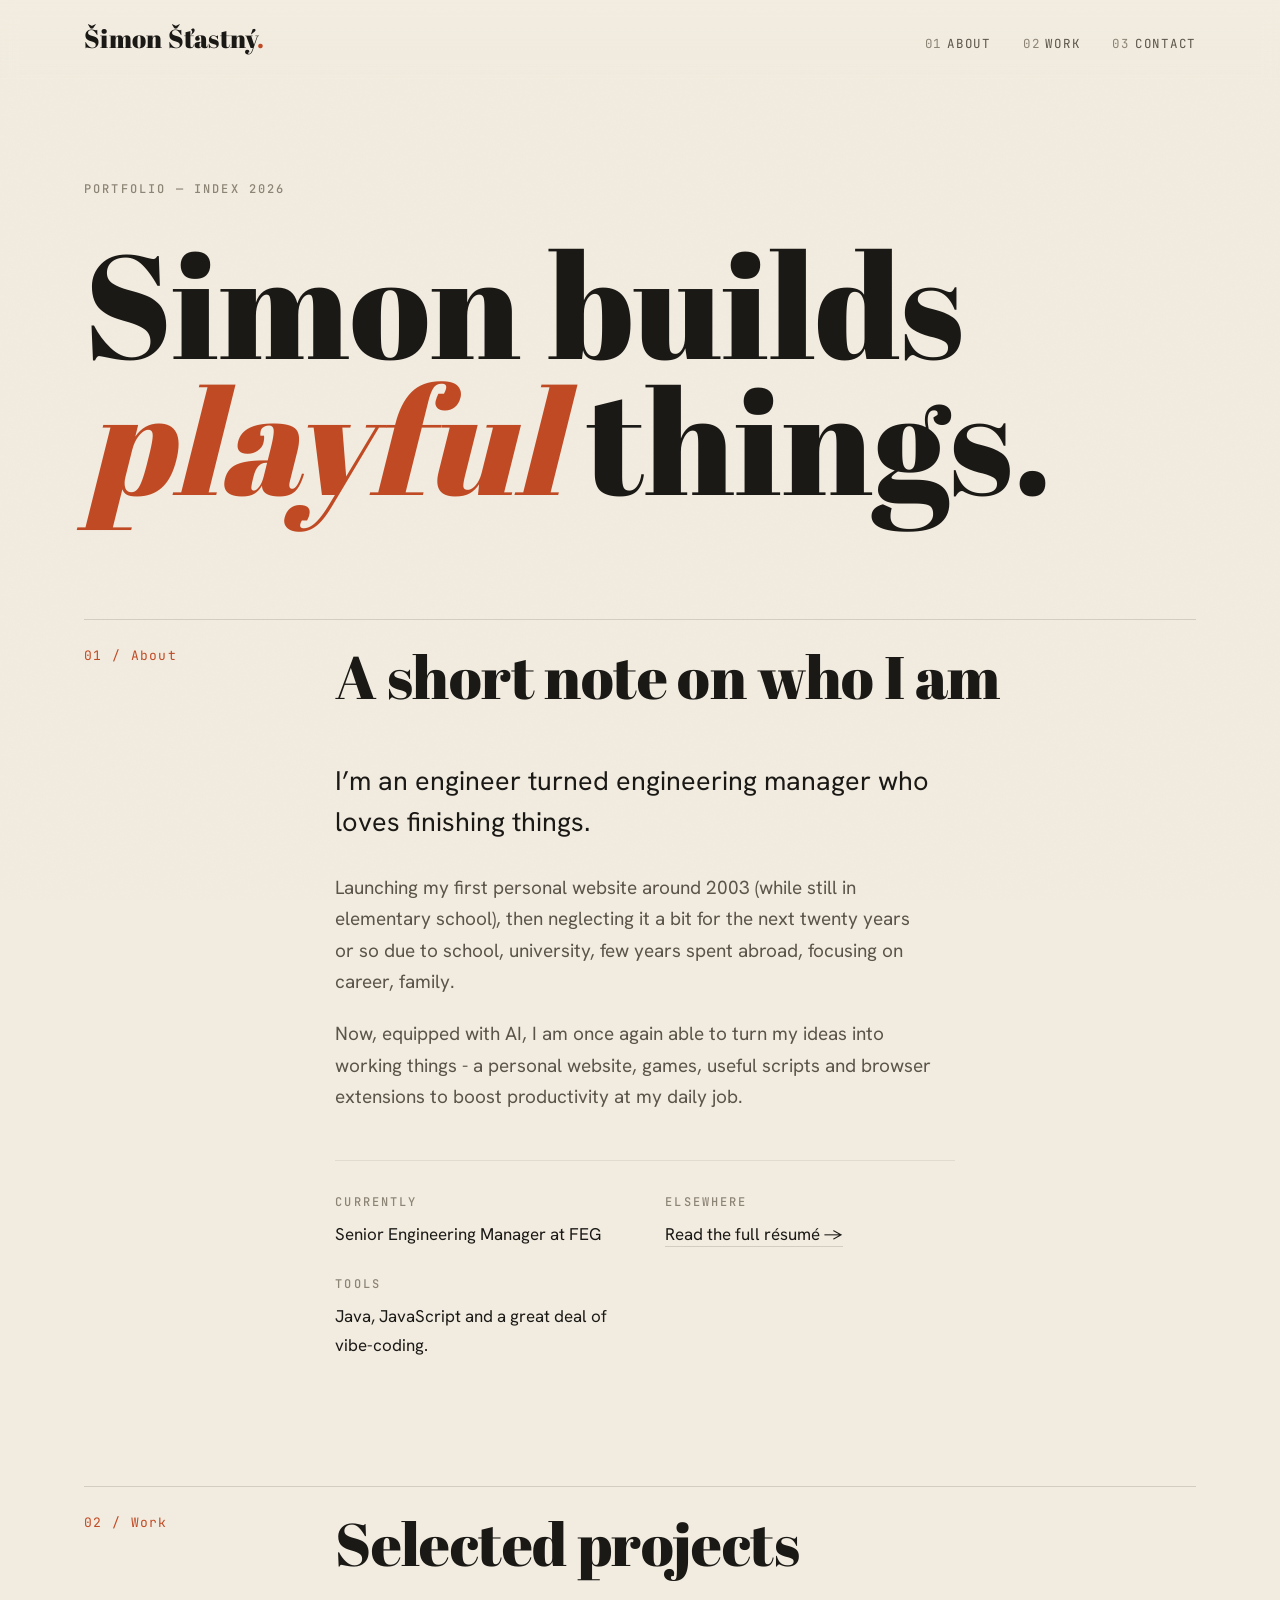
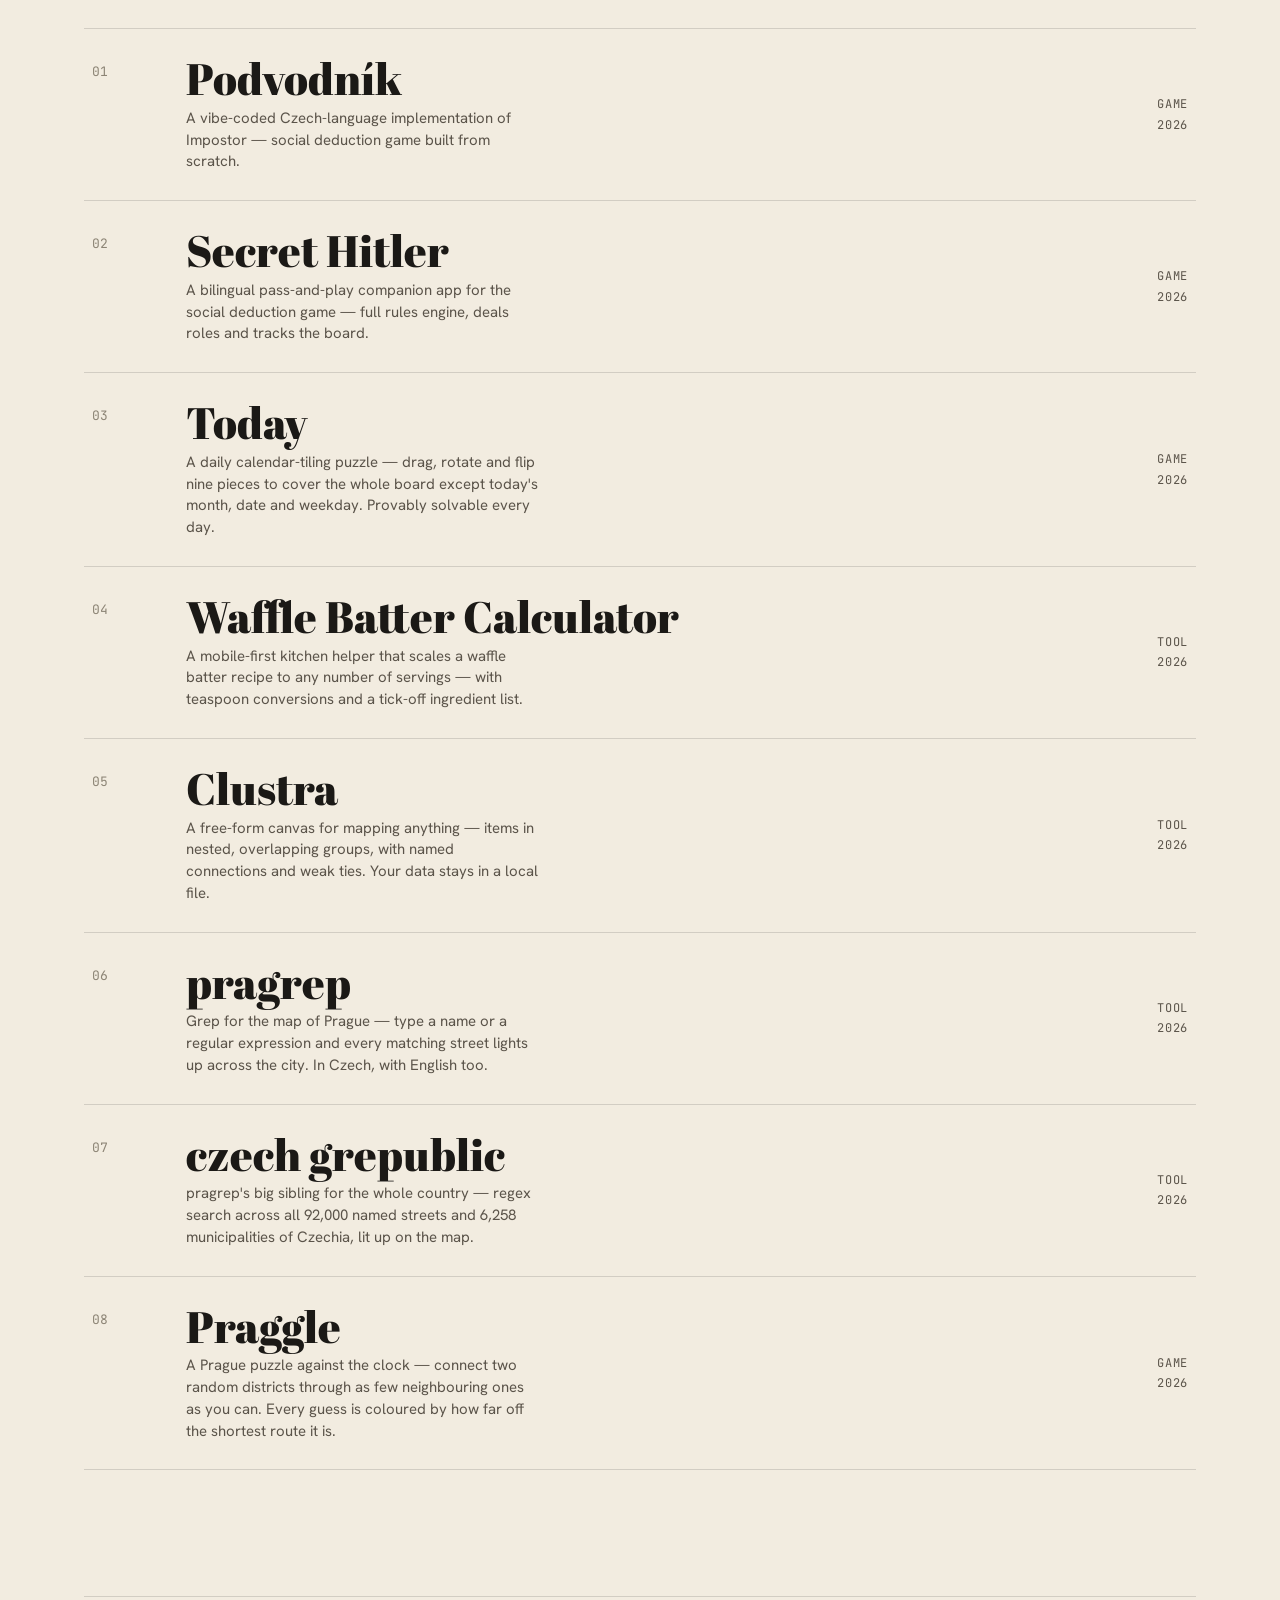
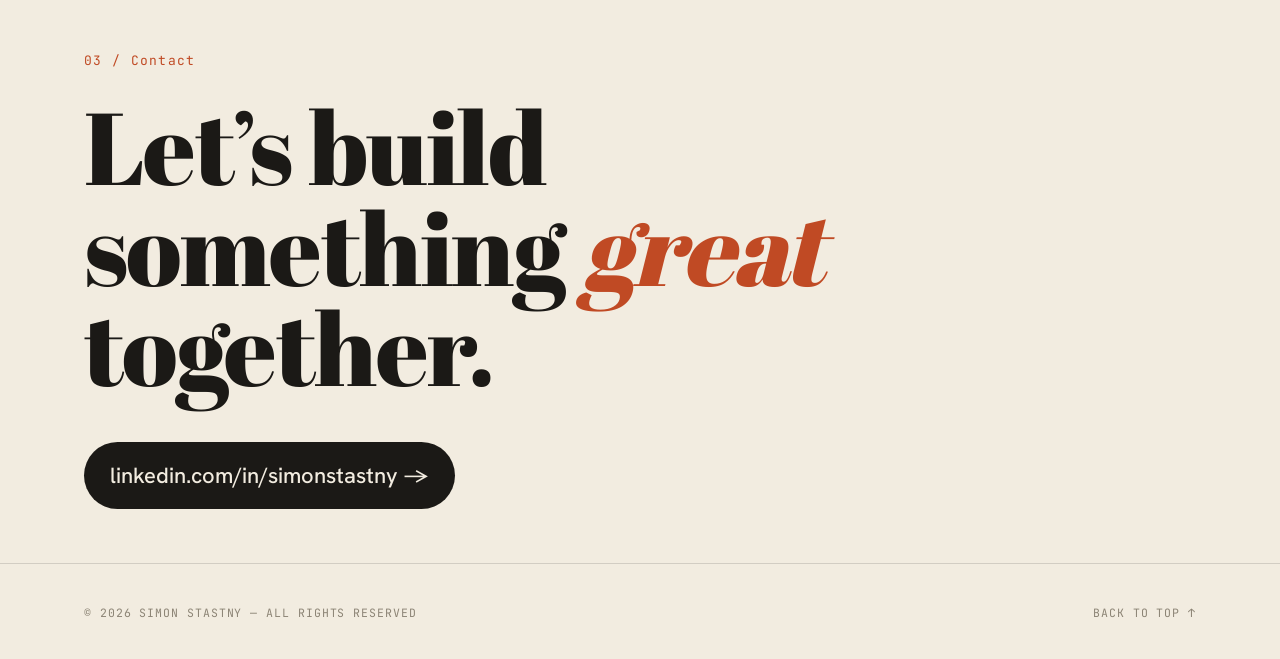
<file: index.html>
<!DOCTYPE html>
<html lang="en">
<head>
<meta charset="UTF-8" />
<meta name="viewport" content="width=device-width, initial-scale=1.0" />
<title>Simon — Personal Site</title>
<link rel="preconnect" href="https://fonts.googleapis.com" />
<link rel="preconnect" href="https://fonts.gstatic.com" crossorigin />
<link href="https://fonts.googleapis.com/css2?family=Instrument+Serif:ital@0;1&family=Hanken+Grotesk:wght@300;400;500;600;700&family=JetBrains+Mono:wght@400;500&display=swap" rel="stylesheet" />
<style>
  :root {
    --paper:      #F2ECE0;
    --paper-2:    #EAE2D2;
    --ink:        #1B1916;
    --ink-soft:   #5B544A;
    --ink-faint:  #8C8475;
    --line:       rgba(27, 25, 22, 0.14);
    --line-soft:  rgba(27, 25, 22, 0.08);
    --accent:     #C04A24;

    --serif: "Instrument Serif", Georgia, serif;
    --sans:  "Hanken Grotesk", system-ui, sans-serif;
    --mono:  "JetBrains Mono", ui-monospace, monospace;

    /* headline metrics */
    --display-weight:   400;
    --display-tracking: -0.015em;
    --display-leading:  0.92;

    --col-max: 1240px;
    --gutter: clamp(20px, 5vw, 72px);
  }

  * { box-sizing: border-box; }

  html { scroll-behavior: smooth; }
  @media (prefers-reduced-motion: reduce) { html { scroll-behavior: auto; } }

  body {
    margin: 0;
    background: var(--paper);
    color: var(--ink);
    font-family: var(--sans);
    font-weight: 400;
    font-size: 18px;
    line-height: 1.6;
    -webkit-font-smoothing: antialiased;
    text-rendering: optimizeLegibility;
    overflow-x: hidden;
  }

  /* subtle paper grain */
  body::before {
    content: "";
    position: fixed;
    inset: 0;
    z-index: 1;
    pointer-events: none;
    opacity: 0.5;
    mix-blend-mode: multiply;
    background-image: url("data:image/svg+xml,%3Csvg xmlns='http://www.w3.org/2000/svg' width='160' height='160'%3E%3Cfilter id='n'%3E%3CfeTurbulence type='fractalNoise' baseFrequency='0.85' numOctaves='2' stitchTiles='stitch'/%3E%3CfeColorMatrix type='saturate' values='0'/%3E%3C/filter%3E%3Crect width='100%25' height='100%25' filter='url(%23n)' opacity='0.045'/%3E%3C/svg%3E");
  }

  ::selection { background: var(--accent); color: var(--paper); }

  .wrap {
    max-width: var(--col-max);
    margin: 0 auto;
    padding: 0 var(--gutter);
    position: relative;
    z-index: 2;
  }

  a { color: inherit; text-decoration: none; }

  /* ---------- eyebrow / labels ---------- */
  .label {
    font-family: var(--mono);
    font-size: 12px;
    font-weight: 500;
    letter-spacing: 0.18em;
    text-transform: uppercase;
    color: var(--ink-faint);
  }

  /* ---------- nav ---------- */
  nav {
    position: fixed;
    top: 0; left: 0; right: 0;
    z-index: 50;
    backdrop-filter: blur(8px);
    background: linear-gradient(var(--paper), rgba(242,236,224,0));
    transition: background .4s ease, border-color .4s ease;
    border-bottom: 1px solid transparent;
  }
  nav.scrolled {
    background: rgba(242,236,224,0.86);
    border-bottom: 1px solid var(--line-soft);
  }
  .nav-inner {
    max-width: var(--col-max);
    margin: 0 auto;
    padding: 18px var(--gutter);
    display: flex;
    align-items: baseline;
    justify-content: space-between;
    gap: 24px;
  }
  .brand {
    font-family: var(--serif);
    font-size: 26px;
    letter-spacing: 0.01em;
  }
  .brand .dot { color: var(--accent); }
  .nav-links {
    display: flex;
    gap: clamp(14px, 2.5vw, 36px);
    align-items: baseline;
  }
  .nav-links a {
    font-family: var(--mono);
    font-size: 12.5px;
    letter-spacing: 0.06em;
    text-transform: uppercase;
    color: var(--ink-soft);
    position: relative;
    padding-bottom: 2px;
  }
  .nav-links a::after {
    content: "";
    position: absolute;
    left: 0; bottom: -2px;
    width: 100%; height: 1px;
    background: var(--ink);
    transform: scaleX(0);
    transform-origin: left;
    transition: transform .35s cubic-bezier(.2,.7,.2,1);
  }
  .nav-links a:hover { color: var(--ink); }
  .nav-links a:hover::after { transform: scaleX(1); }
  .nav-links .idx { color: var(--ink-faint); margin-right: 5px; }
  @media (max-width: 640px) { .nav-links a:not(.cta) { display: none; } }

  /* ---------- hero ---------- */
  header.hero {
    padding-top: clamp(140px, 20vh, 200px);
    padding-bottom: clamp(50px, 5vh, 100px);
  }
  .hero-top {
    display: flex;
    justify-content: space-between;
    flex-wrap: wrap;
    gap: 12px;
    padding-bottom: clamp(24px, 4vh, 44px);
  }
  h1.display {
    font-family: var(--serif);
    font-weight: var(--display-weight);
    font-size: clamp(54px, 11.5vw, 168px);
    line-height: var(--display-leading);
    letter-spacing: var(--display-tracking);
    margin: 0;
    text-wrap: balance;
  }
  h1.display em {
    font-style: italic;
    color: var(--accent);
  }
  /* ---------- section scaffold ---------- */
  section { padding: clamp(50px, 7vh, 150px) 0; }
  .sec-head {
    display: grid;
    grid-template-columns: minmax(0, 200px) 1fr;
    gap: clamp(20px, 4vw, 56px);
    align-items: start;
    border-top: 1px solid var(--line);
    padding-top: 26px;
    margin-bottom: clamp(40px, 6vh, 72px);
  }
  @media (max-width: 700px) { .sec-head { grid-template-columns: 1fr; gap: 14px; } }
  .sec-num {
    font-family: var(--mono);
    font-size: 13px;
    letter-spacing: 0.1em;
    color: var(--accent);
  }
  .sec-title {
    font-family: var(--serif);
    font-weight: var(--display-weight);
    font-size: clamp(34px, 5vw, 60px);
    line-height: 1.02;
    letter-spacing: -0.01em;
    margin: 0;
    max-width: 18ch;
  }

  /* ---------- about ---------- */
  .about-body {
    grid-column: 2;
    max-width: 62ch;
  }
  @media (max-width: 700px) { .about-body { grid-column: 1; } }
  .about-body p {
    font-size: clamp(20px, 2.2vw, 27px);
    line-height: 1.5;
    margin: 0 0 1.1em;
    color: var(--ink);
    text-wrap: pretty;
  }
  .about-body p.muted { color: var(--ink-soft); font-size: clamp(17px,1.6vw,19px); line-height: 1.65; }
  .about-detail {
    display: grid;
    grid-template-columns: repeat(2, 1fr);
    gap: 26px 40px;
    margin-top: 48px;
    padding-top: 32px;
    border-top: 1px solid var(--line-soft);
  }
  .about-detail .k { display: block; margin-bottom: 8px; }
  .about-detail .v { font-size: 17px; color: var(--ink); line-height: 1.5; }
  .about-detail .v a { border-bottom: 1px solid var(--line); padding-bottom: 1px; transition: border-color .3s; }
  .about-detail .v a:hover { border-color: var(--ink); }

  /* ---------- work ---------- */
  .work-list { display: flex; flex-direction: column; }
  .proj {
    display: grid;
    grid-template-columns: 56px 1fr auto;
    gap: clamp(14px, 3vw, 40px);
    align-items: center;
    padding: clamp(20px, 3vh, 30px) 8px;
    border-top: 1px solid var(--line);
    position: relative;
  }
  .proj:last-child { border-bottom: 1px solid var(--line); }
  .proj::before {
    content: "";
    position: absolute; inset: 0;
    background: var(--paper-2);
    opacity: 0;
    transition: opacity .4s ease;
    z-index: -1;
    border-radius: 3px;
  }
  @media (hover: hover) {
    .proj:hover::before { opacity: 1; }
    .proj:hover .proj-title { color: var(--accent); }
  }
  .proj-idx { font-family: var(--mono); font-size: 13px; color: var(--ink-faint); align-self: start; padding-top: 6px; }
  .proj-mainwrap { display: block; }
  .proj-title {
    display: block;
    font-family: var(--serif);
    font-size: clamp(28px, 4vw, 44px);
    line-height: 1.04;
    transition: color .3s ease;
  }
  .proj-sub {
    display: block;
    font-family: var(--sans);
    font-size: 15px;
    color: var(--ink-soft);
    margin-top: 6px;
    max-width: 44ch;
    line-height: 1.45;
  }
  .proj-meta {
    font-family: var(--mono);
    font-size: 12px;
    letter-spacing: 0.06em;
    text-transform: uppercase;
    color: var(--ink-soft);
    text-align: right;
    line-height: 1.7;
    white-space: nowrap;
  }
  @media (max-width: 760px) {
    .proj {
      grid-template-columns: 40px 1fr;
      grid-template-areas: "idx title" ". meta";
      align-items: start;
      gap: 10px 18px;
      row-gap: 18px;
    }
    .proj-idx { grid-area: idx; padding-top: 8px; }
    .proj-mainwrap { grid-area: title; }
    .proj-meta { grid-area: meta; text-align: left; align-self: center; }
  }

  /* ---------- contact ---------- */
  #contact { padding-bottom: clamp(40px, 6vh, 80px); }
  .contact-inner { border-top: 1px solid var(--line); padding-top: clamp(40px,6vh,70px); }
  .contact-big {
    font-family: var(--serif);
    font-weight: var(--display-weight);
    font-size: clamp(40px, 8vw, 116px);
    line-height: 0.98;
    letter-spacing: var(--display-tracking);
    margin: 0 0 clamp(28px, 5vh, 52px);
    text-wrap: balance;
  }
  .contact-big em { font-style: italic; color: var(--accent); }
  .contact-row {
    display: flex;
    flex-wrap: wrap;
    justify-content: space-between;
    align-items: flex-end;
    gap: 30px;
  }
  .mail-btn {
    display: inline-flex;
    align-items: center;
    gap: 14px;
    font-family: var(--sans);
    font-weight: 500;
    font-size: clamp(18px, 2vw, 22px);
    color: var(--paper);
    background: var(--ink);
    padding: 16px 26px;
    border-radius: 100px;
    transition: background .35s ease, transform .35s ease;
  }
  .mail-btn .arr { transition: transform .35s cubic-bezier(.2,.7,.2,1); }
  .mail-btn:hover { background: var(--accent); transform: translateY(-2px); }
  .mail-btn:hover .arr { transform: translateX(5px); }

  /* ---------- footer ---------- */
  footer {
    padding: 40px 0 36px;
    border-top: 1px solid var(--line);
    position: relative; z-index: 2;
  }
  .foot-inner {
    max-width: var(--col-max);
    margin: 0 auto;
    padding: 0 var(--gutter);
    display: flex;
    justify-content: space-between;
    flex-wrap: wrap;
    gap: 12px;
    font-family: var(--mono);
    font-size: 11.5px;
    letter-spacing: 0.08em;
    text-transform: uppercase;
    color: var(--ink-faint);
  }
  .foot-inner a:hover { color: var(--ink); }

  /* ---------- reveal animation ---------- */
  .reveal {
    opacity: 0;
    transform: translateY(22px);
    transition: opacity .9s cubic-bezier(.2,.7,.2,1), transform .9s cubic-bezier(.2,.7,.2,1);
  }
  .reveal.in { opacity: 1; transform: none; }
  @media (prefers-reduced-motion: reduce) {
    .reveal { opacity: 1; transform: none; transition: none; }
  }
  .stagger > * { transition-delay: var(--d, 0s); }
</style>
<link id="gfont-Abril-Fatface" rel="stylesheet" href="https://fonts.googleapis.com/css2?family=Abril+Fatface:wght@300;400;500;600;700&amp;display=swap">
</head>
<body style="font-family: &quot;Hanken Grotesk&quot;">

  <nav id="nav">
    <div class="nav-inner">
      <a href="#top" class="brand" style="font-family: &quot;Abril Fatface&quot;">Šimon Šťastný<span style="color: var(--accent);">.</span></a>
      <div class="nav-links">
        <a href="#about"><span class="idx">01</span>About</a>
        <a href="#work"><span class="idx">02</span>Work</a>
        <a href="#contact" class="cta"><span class="idx">03</span>Contact</a>
      </div>
    </div>
  </nav>

  <a id="top"></a>

  <header class="hero">
    <div class="wrap">
      <div class="hero-top reveal">
        <span class="label">Portfolio — Index 2026</span>
      </div>

      <h1 class="display reveal" style="--d: .05s; font-family: &quot;Abril Fatface&quot;; letter-spacing: 0px">
        Simon builds <em>playful</em> things.
      </h1>
    </div>
  </header>

  <main>
    <!-- ABOUT -->
    <section id="about" style="font-family: &quot;Hanken Grotesk&quot;">
      <div class="wrap">
        <div class="sec-head reveal">
          <span class="sec-num">01 / About</span>
          <h2 class="sec-title" style="font-family: &quot;Abril Fatface&quot;">A short note on who I am</h2>
        </div>
        <div class="sec-head" style="border:none; padding-top:0; margin:0;">
          <span></span>
          <div class="about-body reveal">
            <p style="font-family: &quot;Hanken Grotesk&quot;">
              I&rsquo;m an engineer turned engineering manager who loves finishing things.
            </p>
            <p class="muted" style="font-family: &quot;Hanken Grotesk&quot;">
              Launching my first personal website around 2003 (while still in elementary school), then neglecting it a bit for the next twenty years or so due to school, university, few years spent abroad, focusing on career, family.
            </p>
            <p class="muted" style="font-family: &quot;Hanken Grotesk&quot;">Now, equipped with AI, I am once again able to turn my ideas into working things - a personal website, games, useful scripts and browser extensions to boost productivity at my daily job.
            </p>
            <div class="about-detail">
              <div>
                <span class="label k">Currently</span>
                <span class="v">Senior Engineering Manager at FEG</span>
              </div>
              <div>
                <span class="label k">Elsewhere</span>
                <span class="v"><a href="https://www.linkedin.com/in/simonstastny" target="_blank" rel="noopener noreferrer">Read the full résumé →</a></span>
              </div>
              <div>
                <span class="label k">Tools</span>
                <span class="v">Java, JavaScript and a great deal of vibe-coding.</span>
              </div>
            </div>
          </div>
        </div>
      </div>
    </section>

    <!-- WORK -->
    <section id="work">
      <div class="wrap">
        <div class="sec-head reveal">
          <span class="sec-num">02 / Work</span>
          <h2 class="sec-title" style="font-family: &quot;Abril Fatface&quot;">Selected projects</h2>
        </div>
        <div class="work-list">

          <a class="proj reveal" href="/podvodnik">
            <span class="proj-idx">01</span>
            <span class="proj-mainwrap">
              <span class="proj-title" style="font-family: &quot;Abril Fatface&quot;">Podvodník</span>
              <span class="proj-sub">A vibe-coded Czech-language implementation of Impostor — social deduction game built from scratch.</span>
            </span>
            <span class="proj-meta">Game<br />2026</span>
          </a>

          <a class="proj reveal" href="/secret-hitler">
            <span class="proj-idx">02</span>
            <span class="proj-mainwrap">
              <span class="proj-title" style="font-family: &quot;Abril Fatface&quot;">Secret Hitler</span>
              <span class="proj-sub">A bilingual pass-and-play companion app for the social deduction game — full rules engine, deals roles and tracks the board.</span>
            </span>
            <span class="proj-meta">Game<br />2026</span>
          </a>

          <a class="proj reveal" href="/today">
            <span class="proj-idx">03</span>
            <span class="proj-mainwrap">
              <span class="proj-title" style="font-family: &quot;Abril Fatface&quot;">Today</span>
              <span class="proj-sub">A daily calendar-tiling puzzle — drag, rotate and flip nine pieces to cover the whole board except today's month, date and weekday. Provably solvable every day.</span>
            </span>
            <span class="proj-meta">Game<br />2026</span>
          </a>

          <a class="proj reveal" href="/waffles">
            <span class="proj-idx">04</span>
            <span class="proj-mainwrap">
              <span class="proj-title" style="font-family: &quot;Abril Fatface&quot;">Waffle Batter Calculator</span>
              <span class="proj-sub">A mobile-first kitchen helper that scales a waffle batter recipe to any number of servings — with teaspoon conversions and a tick-off ingredient list.</span>
            </span>
            <span class="proj-meta">Tool<br />2026</span>
          </a>

          <a class="proj reveal" href="/clustra">
            <span class="proj-idx">05</span>
            <span class="proj-mainwrap">
              <span class="proj-title" style="font-family: &quot;Abril Fatface&quot;">Clustra</span>
              <span class="proj-sub">A free-form canvas for mapping anything — items in nested, overlapping groups, with named connections and weak ties. Your data stays in a local file.</span>
            </span>
            <span class="proj-meta">Tool<br />2026</span>
          </a>

          <a class="proj reveal" href="/pragrep">
            <span class="proj-idx">06</span>
            <span class="proj-mainwrap">
              <span class="proj-title" style="font-family: &quot;Abril Fatface&quot;">pragrep</span>
              <span class="proj-sub">Grep for the map of Prague — type a name or a regular expression and every matching street lights up across the city. In Czech, with English too.</span>
            </span>
            <span class="proj-meta">Tool<br />2026</span>
          </a>

          <a class="proj reveal" href="/czech-grepublic">
            <span class="proj-idx">07</span>
            <span class="proj-mainwrap">
              <span class="proj-title" style="font-family: &quot;Abril Fatface&quot;">czech grepublic</span>
              <span class="proj-sub">pragrep's big sibling for the whole country — regex search across all 92,000 named streets and 6,258 municipalities of Czechia, lit up on the map.</span>
            </span>
            <span class="proj-meta">Tool<br />2026</span>
          </a>

          <a class="proj reveal" href="/praggle">
            <span class="proj-idx">08</span>
            <span class="proj-mainwrap">
              <span class="proj-title" style="font-family: &quot;Abril Fatface&quot;">Praggle</span>
              <span class="proj-sub">A Prague puzzle against the clock — connect two random districts through as few neighbouring ones as you can. Every guess is coloured by how far off the shortest route it is.</span>
            </span>
            <span class="proj-meta">Game<br />2026</span>
          </a>

        </div>
      </div>
    </section>

    <!-- CONTACT -->
    <section id="contact">
      <div class="wrap">
        <div class="contact-inner">
          <span class="sec-num reveal" style="display:block; margin-bottom:24px;">03 / Contact</span>
          <h2 class="contact-big reveal" style="--d: .05s; font-family: &quot;Abril Fatface&quot;">Let’s build something <em>great</em> together.</h2>
          <div class="contact-row reveal" style="--d:.1s">
            <a class="mail-btn" href="https://www.linkedin.com/in/simonstastny" target="_blank" rel="noopener noreferrer" style="font-family: &quot;Hanken Grotesk&quot;">linkedin.com/in/simonstastny →</a>
          </div>
        </div>
      </div>
    </section>
  </main>

  <footer>
    <div class="foot-inner">
      <span>© 2026 SIMON STASTNY — ALL RIGHTS RESERVED</span>
      <span><a href="#top">Back to top ↑</a></span>
    </div>
  </footer>

  <script>
    // nav background on scroll
    const nav = document.getElementById('nav');
    const onScroll = () => nav.classList.toggle('scrolled', window.scrollY > 24);
    onScroll();
    window.addEventListener('scroll', onScroll, { passive: true });

    // scroll reveal
    const reduce = window.matchMedia('(prefers-reduced-motion: reduce)').matches;
    const items = Array.from(document.querySelectorAll('.reveal'));
    const show = el => el.classList.add('in');
    const inView = el => {
      const r = el.getBoundingClientRect();
      return r.top < (window.innerHeight || 0) * 0.92;
    };
    if (reduce || !('IntersectionObserver' in window)) {
      items.forEach(show);
    } else {
      const io = new IntersectionObserver((entries) => {
        entries.forEach(e => {
          if (e.isIntersecting) { show(e.target); io.unobserve(e.target); }
        });
      }, { threshold: 0.12, rootMargin: '0px 0px -8% 0px' });
      items.forEach(el => io.observe(el));
      // reveal anything already in view right away (covers static-capture contexts)
      const revealVisible = () => items.forEach(el => { if (inView(el)) show(el); });
      revealVisible();
      requestAnimationFrame(revealVisible);
      // safety: never let content stay hidden
      setTimeout(() => items.forEach(show), 1600);
    }
  </script>
</body>
</html>
</file>
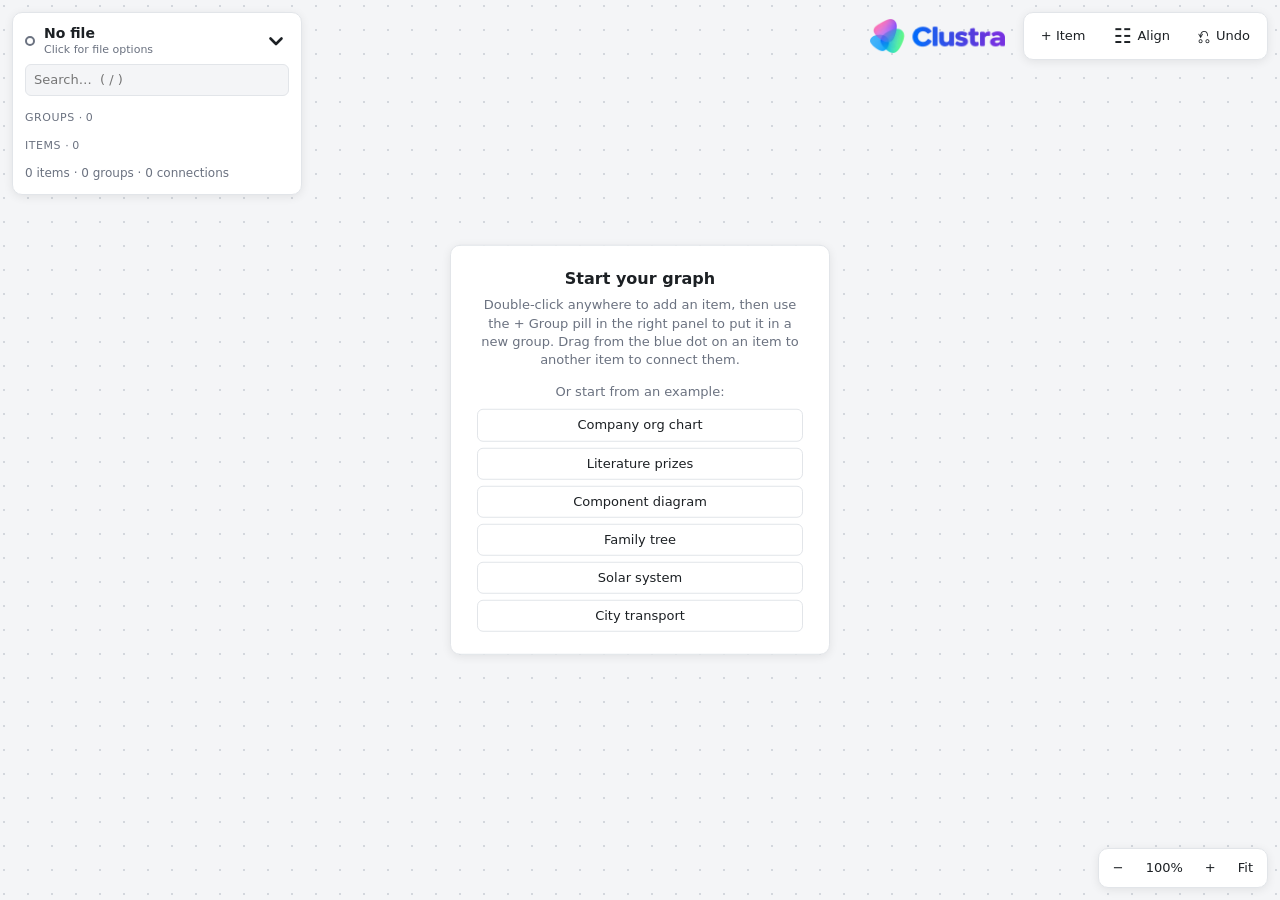
<file: clustra/index.html>
<!doctype html>
<html lang="en">
<head>
<meta charset="utf-8">
<meta name="viewport" content="width=device-width, initial-scale=1">
<title>Clustra</title>
<style>
:root{
  --bg:#f4f5f7; --dot:#d3d7dd; --panel:#ffffff; --text:#1c2024; --muted:#6b7280; --border:#e2e5e9;
  --node:#ffffff; --node-stroke:#c3c9d2; --accent:#3b5bdb; --danger:#d93a40; --hover:#f0f2f5;
  --link:#8b93a0;
  --shadow:0 2px 10px rgba(0,0,0,.08);
}
@media (prefers-color-scheme: dark){
  :root{
    --bg:#16181b; --dot:#2c3036; --panel:#1f2226; --text:#e8eaed; --muted:#9aa1ab; --border:#33373d;
    --node:#272b30; --node-stroke:#50565f; --accent:#7c9cff; --danger:#ff6b70; --hover:#2a2e33;
    --link:#8a919d;
    --shadow:0 2px 12px rgba(0,0,0,.4);
  }
}
*{box-sizing:border-box}
[hidden]{display:none!important}
html,body{height:100%;margin:0;overflow:hidden;overscroll-behavior:none}
body{background:var(--bg);color:var(--text);font:13px/1.4 -apple-system,BlinkMacSystemFont,"Segoe UI",system-ui,sans-serif}
svg#cv{position:fixed;inset:0;width:100%;height:100%;display:block;user-select:none;-webkit-user-select:none;touch-action:none;cursor:default;
  background-image:radial-gradient(var(--dot) 1.2px,transparent 1.3px)}
svg#cv.panning{cursor:grabbing}
svg text{font:500 13px -apple-system,BlinkMacSystemFont,"Segoe UI",system-ui,sans-serif;fill:var(--text);pointer-events:none}
.hull{opacity:.45;stroke-linejoin:round;stroke-width:48} /* the palette is pastel, so the areas can be fairly opaque */
.hull.sel{opacity:.75}
svg g.glabel{cursor:move;pointer-events:auto}
svg g.glabel text{font-weight:700;font-size:15px;pointer-events:none}
svg g.glabel.sub text{font-size:12px}
svg g.glabel rect{fill:transparent;pointer-events:all}
svg .hull.sel{cursor:move}
.chip.implied{border-style:dashed;font-weight:400}
.chip.newgroup{border-style:dashed;color:var(--accent);font-weight:600}
.chip.newgroup:hover{background:var(--hover)}
.chip input{border:none;background:none;padding:0;width:130px;outline:none;font:inherit}
.ghandle{fill:var(--accent);stroke:var(--node);stroke-width:2;cursor:crosshair}
.lp{flex:none}
.joint{fill:var(--bg);stroke:var(--accent);stroke-width:2.5;cursor:move}
.pickrow{display:flex;gap:8px}
.pick{flex:1;display:flex;align-items:center;justify-content:center;gap:6px;background:var(--bg);border:1px solid var(--border);border-radius:6px;padding:5px 8px;cursor:pointer;min-width:0}
.pick:hover{border-color:var(--muted)}
.pick::after{content:'';border:4px solid transparent;border-top-color:var(--muted);border-bottom:0;margin-left:2px}
.endlbl{display:flex;align-items:center;gap:6px;white-space:nowrap}
.endlbl span.nm{max-width:38%;overflow:hidden;text-overflow:ellipsis}
.endlbl span.fill{flex:1;border-top:1px dashed var(--border);min-width:8px}
#pop button.opt{justify-content:center}
.hint{color:var(--muted);font-size:11px;margin-top:6px}
.node{cursor:pointer}
.node rect{fill:var(--node);stroke:var(--node-stroke);stroke-width:1.2}
.node:hover rect{stroke:var(--accent)}
.node.sel rect{stroke:var(--accent);stroke-width:2.5}
.node.dim{opacity:.25}
.node.hit rect{stroke:var(--accent);stroke-width:2.5}
.handle{fill:var(--accent);stroke:var(--node);stroke-width:2;opacity:0;cursor:crosshair}
.node:hover .handle,.node.sel .handle{opacity:1}
.link{cursor:pointer}
.link .hitbox{stroke:transparent;stroke-width:14;fill:none}
.link .vis{fill:none;stroke-width:1.8;stroke-linecap:round}
.link.dim{opacity:.18}
.link.sel .vis{stroke-width:4}
.link text{font-size:11px;paint-order:stroke;stroke:var(--bg);stroke-width:4px;stroke-linejoin:round}
.link .vis{stroke:var(--link)}
.link text{fill:var(--muted)}
#temp{stroke:var(--accent);stroke-width:2;stroke-dasharray:4 4;pointer-events:none}

.panel{position:fixed;background:var(--panel);border:1px solid var(--border);border-radius:10px;box-shadow:var(--shadow)}
#brand{display:flex;align-items:center;gap:9.4px;pointer-events:none;user-select:none;-webkit-user-select:none}
#brand .logo{display:block;height:34.6px;width:auto;-webkit-user-drag:none}
#side{left:12px;top:12px;width:290px;max-height:calc(100% - 24px);display:flex;flex-direction:column;padding:12px}
#side h1{font-size:15px;margin:0}
.sidehead{display:flex;align-items:center;justify-content:space-between;margin:0 0 8px}
#sidetoggle{width:34px;height:30px;padding:0;display:flex;align-items:center;justify-content:center;color:var(--text);background:none;border:none;border-radius:8px;margin:-4px -4px -4px 0}
#sidetoggle:hover{background:none;color:var(--accent)}
#side.collapsed .sidehead{margin:0 0 12px}
#side.collapsed #search,#side.collapsed #lists{display:none}
#side.collapsed .stats{margin-top:0}
#lists{overflow:auto;flex:1;margin:6px -6px 0;padding:0 6px}
#lists .lbl{position:sticky;top:0;background:var(--panel);margin:0;padding:8px 0 4px;z-index:1}
#lists .lbl span{text-transform:none;letter-spacing:0}
#glist,#ilist{list-style:none;margin:0 -6px;padding:0}
#glist li,#ilist li{display:flex;align-items:center;gap:8px;padding:5px 8px;border-radius:6px;cursor:pointer}
#ilist li span:nth-child(2){overflow:hidden;text-overflow:ellipsis;white-space:nowrap}
#glist li:hover,#ilist li:hover{background:var(--hover)}
#glist li.on,#ilist li.on{background:var(--hover);font-weight:600}
#glist .cnt{margin-left:auto;color:var(--muted);font-weight:400}
#ilist .none{background:none;border:1.5px solid var(--muted)}
.none-msg{color:var(--muted);padding:4px 8px}
.hull.hit{opacity:.75}
.dot{width:10px;height:10px;border-radius:50%;flex:none;display:inline-block}
.lbl{font-size:11px;text-transform:uppercase;letter-spacing:.05em;color:var(--muted);margin:12px 0 4px}
.stats{color:var(--muted);font-size:12px;margin-top:8px}
input,select,textarea,button{font:inherit;color:inherit}
input[type=text],input[type=search],select,textarea{width:100%;background:var(--bg);border:1px solid var(--border);border-radius:6px;padding:6px 8px;outline:none}
input:focus,select:focus,textarea:focus{border-color:var(--accent)}
textarea{resize:vertical;min-height:60px}
button{background:var(--panel);border:1px solid var(--border);border-radius:6px;padding:6px 10px;cursor:pointer}
button:hover{background:var(--hover)}
button.danger{color:var(--danger)}
button.x{border:none;background:none;padding:0 4px;color:var(--muted);font-size:15px;line-height:1}
button.x:hover{color:var(--danger)}
#topright{position:fixed;right:12px;top:12px;display:flex;align-items:center;gap:18px}
#tools{position:static;display:flex;gap:6px;padding:6px}
#tools button{border-color:transparent;display:inline-flex;align-items:center;gap:6px}
#tools .ico{font-size:20px;line-height:1}
#pop .sep{height:1px;background:var(--border);margin:4px 2px}
.menunote{padding:6px 10px;max-width:260px;color:var(--muted);font-size:12px}
#insp{right:12px;top:64px;width:312px;max-height:calc(100% - 130px);overflow:auto;padding:12px}
#insp[hidden]{display:none}
#insp .title{font-size:15px;font-weight:600}
.chips{display:flex;flex-wrap:wrap;gap:5px}
.chip{display:inline-flex;align-items:center;gap:6px;border-radius:999px;padding:3px 10px;color:var(--muted)}
.chip.on{color:var(--text);border-color:var(--text);font-weight:600}
.list{list-style:none;margin:0;padding:0}
.list li{display:flex;align-items:center;gap:6px;padding:3px 0}
.list li span.grow{flex:1;min-width:0;overflow:hidden;text-overflow:ellipsis;white-space:nowrap}
.list a{color:inherit;text-decoration:none;cursor:pointer;font-weight:600}
.list a:hover{color:var(--accent)}
.row{display:flex;gap:6px;margin-top:6px}
.seg{display:flex;border:1px solid var(--border);border-radius:6px;overflow:hidden}
.seg button{flex:1;border:none;background:var(--bg);padding:5px 6px;cursor:pointer;font-size:12px;color:var(--muted)}
.seg button+button{border-left:1px solid var(--border)}
.seg button.on{background:var(--accent);color:#fff}
.swatches{display:flex;gap:6px;flex-wrap:wrap}
.swatches button{width:22px;height:22px;border-radius:50%;padding:0;border:2px solid transparent}
.swatches button.on{border-color:var(--text)}
.foot{margin-top:14px;display:flex;justify-content:space-between;gap:6px}
#zoom{right:12px;bottom:12px;display:flex;align-items:center;gap:2px;padding:4px}
#zoom button{border:none;min-width:30px}
label.chk{display:inline-flex;align-items:center;gap:5px;color:var(--muted);font-size:12px;white-space:nowrap;cursor:pointer}
label.chk input{width:auto;margin:0;flex:none}
label.chk.wrap{white-space:normal;align-items:flex-start;line-height:1.35}
label.chk.wrap input{margin-top:2px}
.newtype{display:flex;gap:8px;align-items:center;padding:4px}
.newtype input[type=text]{width:150px}
.filerow{flex:1;min-width:0;display:flex;align-items:center;gap:9px;text-align:left;background:none;border:none;padding:3px 6px;margin:-3px 0 -3px -6px;border-radius:6px}
.filerow:hover{background:var(--hover)}
.fcol{display:flex;flex-direction:column;min-width:0;line-height:1.25}
#side .fname,#tools .fname{font-size:14px;font-weight:700;overflow:hidden;text-overflow:ellipsis;white-space:nowrap}
#side .fstat{font-size:11px;color:var(--muted);overflow:hidden;text-overflow:ellipsis;white-space:nowrap}
.syncdot{flex:none;width:10px;height:10px;border-radius:50%;border:2px solid var(--muted)}
.syncdot.ok{background:#22C55E;border-color:#22C55E}
.syncdot.busy{background:#e2a400;border-color:#e2a400;animation:pulse 1s ease-in-out infinite}
.syncdot.bad{background:var(--danger);border-color:var(--danger)}
@keyframes pulse{50%{opacity:.35}}
#pop{padding:6px;display:flex;flex-direction:column;gap:2px;z-index:5}
#pop button{border:none;text-align:left;display:flex;align-items:center;gap:8px}
#nameinp{position:fixed;width:180px;z-index:6;transform:translate(-50%,-50%);background:var(--panel)!important;box-shadow:var(--shadow)}
#marq{position:fixed;border:1.5px dashed var(--accent);background:color-mix(in srgb,var(--accent) 10%,transparent);pointer-events:none;z-index:4}
#exp{left:50%;top:50%;transform:translate(-50%,-50%);width:min(360px,calc(100% - 24px));padding:16px;z-index:50}
#exp .prev{margin:10px 0 4px;height:170px;border:1px solid var(--border);border-radius:8px;display:flex;align-items:center;justify-content:center;overflow:hidden;
  background:conic-gradient(var(--hover) 25%,transparent 0 50%,var(--hover) 0 75%,transparent 0) 0 0/16px 16px}
#exp .prev img{max-width:100%;max-height:100%;display:block}
#exp .go{background:var(--accent);border-color:var(--accent);color:#fff;font-weight:600}
#exphint{left:50%;top:14px;transform:translateX(-50%);padding:8px 8px 8px 14px;display:flex;align-items:center;gap:12px;z-index:55}
body.exportsel svg#cv{cursor:crosshair}
#printsheet{display:none}
@media print{
  body>*:not(#printsheet){display:none!important}
  html,body{height:auto;overflow:visible;background:#fff!important}
  #printsheet{display:block;position:fixed;inset:0}
  #printsheet svg{display:block;-webkit-print-color-adjust:exact;print-color-adjust:exact}
}
#toast{left:50%;bottom:60px;transform:translateX(-50%);padding:8px 14px;opacity:0;transition:opacity .2s;pointer-events:none}
#toast.show{opacity:1}
#empty{left:50%;top:50%;transform:translate(-50%,-50%);padding:22px 26px;text-align:center;max-width:380px}
#empty h2{margin:0 0 6px;font-size:16px}
#empty p{color:var(--muted);margin:0 0 14px}
#samples{display:flex;flex-direction:column;gap:6px}
kbd{border:1px solid var(--border);border-radius:4px;padding:0 4px;font:inherit;font-size:11px}
.mobile-only,#tools .mobile-only{display:none}
.sheetx{position:fixed;top:12px;right:12px;width:40px;height:40px;z-index:40;display:none;align-items:center;justify-content:center;padding:0;border-radius:50%;background:var(--hover);border:1px solid var(--border)}
.iconbtn{width:34px;height:30px;padding:0;align-items:center;justify-content:center;border-color:transparent;background:none}
#pop{z-index:45}
#toast{z-index:60}
/* Phones and other narrow screens */
@media (max-width: 720px){
  /* the logo goes to the bottom-left corner */
  #brand{position:fixed;left:12px;bottom:12px}
  /* the file row and the actions are one panel across the top; the summary is dropped */
  #topright{left:12px;max-width:none}
  #tools{flex:1;min-width:0;gap:2px;padding:4px}
  #tools .mobile-only{display:flex}
  #tools #filerow2{flex:1 1 90px;min-width:44px;margin:0;padding:4px 6px}
  #tools button{white-space:nowrap;padding:6px 6px}
  #tools .ico{font-size:16px}
  /* the lists open as a sheet over the whole page */
  #side{display:none}
  #side.sheet{display:flex;left:0;top:0;right:0;bottom:0;width:auto;max-height:none;border-radius:0;border:none;padding:16px;z-index:25}
  #side.sheet #sidetoggle{display:none}
  #side.sheet .sidehead{padding-right:52px}
  body.sheet-left #sheetclose,body.sheet-insp #inspclose{display:flex}
  /* the selection panel too */
  #insp:not([hidden]){left:0;top:0;right:0;bottom:0;width:auto;max-height:none;border-radius:0;border:none;padding:64px 16px 24px;z-index:25}
}
@media (max-width: 360px){ #tools .ico{display:none} }
</style>
</head>
<body>
<svg id="cv">
  <defs>
    <marker id="m-arrow" viewBox="-22 -9 24 18" refX="0" refY="0" markerWidth="24" markerHeight="18" markerUnits="userSpaceOnUse" orient="auto-start-reverse"><path d="M-13-5.5L0 0-13 5.5z" style="fill:var(--link);stroke:var(--link);stroke-width:1;stroke-linejoin:round"/></marker>
    <marker id="m-hollow" viewBox="-22 -9 24 18" refX="0" refY="0" markerWidth="24" markerHeight="18" markerUnits="userSpaceOnUse" orient="auto-start-reverse"><path d="M-13-5.5L0 0-13 5.5z" style="fill:var(--bg);stroke:var(--link);stroke-width:1.6;stroke-linejoin:round"/></marker>
    <marker id="m-open" viewBox="-22 -9 24 18" refX="0" refY="0" markerWidth="24" markerHeight="18" markerUnits="userSpaceOnUse" orient="auto-start-reverse"><path d="M-12-6L0 0-12 6" style="fill:none;stroke:var(--link);stroke-width:1.8;stroke-linecap:round;stroke-linejoin:round"/></marker>
    <marker id="m-diamond" viewBox="-22 -9 24 18" refX="0" refY="0" markerWidth="24" markerHeight="18" markerUnits="userSpaceOnUse" orient="auto-start-reverse"><path d="M-20 0L-10-5.5 0 0-10 5.5z" style="fill:var(--link);stroke:var(--link);stroke-width:1;stroke-linejoin:round"/></marker>
    <marker id="m-hollowdiamond" viewBox="-22 -9 24 18" refX="0" refY="0" markerWidth="24" markerHeight="18" markerUnits="userSpaceOnUse" orient="auto-start-reverse"><path d="M-20 0L-10-5.5 0 0-10 5.5z" style="fill:var(--bg);stroke:var(--link);stroke-width:1.6;stroke-linejoin:round"/></marker>
  </defs>
  <g id="world"><g id="root"></g><line id="temp" visibility="hidden"/></g>
</svg>

<div id="side" class="panel">
  <div class="sidehead"><button id="filerow" class="filerow"><span class="syncdot"></span><span class="fcol"><span class="fname"></span><span class="fstat"></span></span></button><button class="x" id="sidetoggle" title="Collapse the panel" aria-label="Collapse the panel"></button></div>
  <input type="search" id="search" placeholder="Search…  ( / )">
  <div id="lists">
    <div class="lbl">Groups <span id="gcount"></span></div>
    <ul id="glist"></ul>
    <div class="lbl">Items <span id="icount"></span></div>
    <ul id="ilist"></ul>
  </div>
  <div class="stats" id="stats"></div>
</div>

<div id="topright">
<div id="brand" role="img" aria-label="Clustra"><img class="logo" alt="" width="560" height="144" src="[data-uri]"></div>
<div id="tools" class="panel">
  <button id="filerow2" class="filerow mobile-only" aria-label="File options"><span class="syncdot"></span><span class="fcol"><span class="fname"></span></span></button>
  <button data-tool="item" title="Or double-click the canvas">+ Item</button>
  <button data-tool="align" title="Arrange the whole board — or only the selected items, or the selected group"><span class="ico">☷</span> Align</button>
  <button data-tool="undo" title="Cmd/Ctrl+Z"><span class="ico">⎌</span> Undo</button>
  <input type="file" id="file" accept="application/json,.json" hidden>
  <button id="sheetopen" class="mobile-only iconbtn" aria-label="Open the list of groups and items" title="Groups and items"></button>
</div>
</div>

<div id="insp" class="panel" hidden></div>
<button id="sheetclose" class="sheetx" aria-label="Close" title="Close"></button>
<button id="inspclose" class="sheetx" aria-label="Close" title="Close"></button>

<div id="zoom" class="panel">
  <button data-zoom="out">−</button><button data-zoom="reset" id="zpct">100%</button><button data-zoom="in">+</button><button data-zoom="fit">Fit</button>
</div>
<div id="pop" class="panel" hidden></div>
<div id="toast" class="panel"></div>
<div id="marq" hidden></div>
<div id="printsheet"></div>
<div id="exp" class="panel" hidden></div>
<div id="exphint" class="panel" hidden>Drag on the board to choose the area <button id="exphintx">Cancel</button></div>
<div id="empty" class="panel" hidden>
  <h2>Start your graph</h2>
  <p>Double-click anywhere to add an item, then use the + Group pill in the right panel to put it in a new group. Drag from the blue dot on an item to another item to connect them.</p>
  <p style="margin-bottom:8px">Or start from an example:</p>
  <div id="samples"><button data-sample="org">Company org chart</button><button data-sample="prizes">Literature prizes</button><button data-sample="components">Component diagram</button><button data-sample="family">Family tree</button><button data-sample="solar">Solar system</button><button data-sample="transit">City transport</button></div>
</div>
<datalist id="dl"></datalist><datalist id="dl2"></datalist>

<script>
const KEY = 'clustra-v1';
// A group colour for text and thin lines: the pastel mixed towards the text colour, so it stays readable.
// A group stores the NUMBER of its colour in the palette, not the colour itself.
const cssColor = g => PALETTE[g?.color] ?? '#888';
const colorIndex = v => { // a valid number is kept; anything else (e.g. a hex string) becomes the nearest palette colour
  if (Number.isInteger(v) && v >= 0 && v < PALETTE.length) return v;
  const rgb = h => [1, 3, 5].map(i => parseInt(String(h).slice(i, i + 2), 16));
  const t = rgb(v); if (!/^#[0-9a-f]{6}$/i.test(String(v))) return 0;
  let best = 0, bd = Infinity; PALETTE.forEach((p, i) => { const d = rgb(p).reduce((s, c, k) => s + (c - t[k]) ** 2, 0); if (d < bd) { bd = d; best = i; } });
  return best;
};
const ink = c => `color-mix(in srgb, ${c} 45%, var(--text))`;
const PALETTE = ['#F4A7A7','#F7BE95','#F5D88E','#BBDDA5','#91D4BB','#91D9E5','#A5C7F5','#B9B1F0','#E5A8D1','#B9BFC9'];
const NH = 30;
const $ = s => document.querySelector(s);
const esc = s => String(s ?? '').replace(/[&<>"']/g, c => ({'&':'&amp;','<':'&lt;','>':'&gt;','"':'&quot;',"'":'&#39;'}[c]));
const uid = () => Math.random().toString(36).slice(2, 10);
const svg = $('#cv'), world = $('#world'), root = $('#root'), temp = $('#temp'), insp = $('#insp'), pop = $('#pop');

// ---------- state ----------
function normalize(d) {
  d = d && typeof d === 'object' ? d : {};
  const S = {
    name: typeof d.name === 'string' ? d.name : '',
    items: Array.isArray(d.items) ? d.items : [],
    groups: Array.isArray(d.groups) ? d.groups : [],
    links: Array.isArray(d.links) ? d.links : [],
    linkTypes: (Array.isArray(d.linkTypes) ? d.linkTypes : []).filter(t => t && t.id).map(t => ({id: String(t.id), name: String(t.name || 'Connection'), line: LINES.includes(t.line) ? t.line : 'solid', start: ENDS.includes(t.start) ? t.start : 'none', end: ENDS.includes(t.end) ? t.end : t.dir ? 'arrow' : 'none'})), // older files: dir -> an arrow at the end
    view: d.view && isFinite(d.view.k) ? d.view : null,
    savedAt: +d.savedAt || 0,
  };
  const gids = new Set(S.groups.map(g => g.id));
  S.groups.forEach(g => { g.color = colorIndex(g.color); if (g.hull !== 'organic' && g.hull !== 'rect') delete g.hull; for (const k of ['lx', 'ly']) { if (isFinite(g[k]) && +g[k]) g[k] = +g[k]; else delete g[k]; } });
  S.groups.forEach(g => { g.parent = g.parent && g.parent !== g.id && gids.has(g.parent) ? g.parent : null; });
  S.groups.forEach(g => { const seen = new Set([g.id]); let x = g; while (x && x.parent) { if (seen.has(x.parent)) { x.parent = null; break; } seen.add(x.parent); x = S.groups.find(y => y.id === x.parent); } });
  S.items.forEach(p => { p.groups = (p.groups || []).filter(g => gids.has(g)); delete p.weak; p.x = +p.x || 0; p.y = +p.y || 0; p.name = String(p.name || '?'); });
  const itemIds = new Set(S.items.map(p => p.id));
  const endIds = new Set([...itemIds, ...gids]); // a connection joins any two items and/or groups
  S.links = S.links.filter(l => endIds.has(l.a) && endIds.has(l.b) && l.a !== l.b);
  S.links.forEach(l => { // joints: points the line is bent through
    const ok = Array.isArray(l.pts) ? l.pts.filter(q => Array.isArray(q) && isFinite(q[0]) && isFinite(q[1])).map(q => [+q[0], +q[1]]) : [];
    if (ok.length) l.pts = ok; else delete l.pts;
  });
  for (const l of S.links) {
    l.type = String(l.type);
    if (!S.linkTypes.some(t => t.id === l.type)) S.linkTypes.push({id: l.type, name: 'Connection', line: 'solid', start: 'none', end: 'none'}); // a link whose type is missing from the file
  }
  S.linkTypes = S.linkTypes.filter(t => S.links.some(l => l.type === t.id));
  return S;
}
// What is written to disk, to localStorage and on export.
function serialize() { return {name: S.name.trim() || fileStem(), items: S.items, groups: S.groups, links: S.links, linkTypes: S.linkTypes, view: S.view, savedAt: S.savedAt}; }
const fileStem = () => (fileHandle?.name || '').replace(/\.[^.]+$/, '');
const tabTitle = () => fileHandle ? 'Clustra - ' + fileHandle.name : 'Clustra'; // the linked file, as in "Clustra - my-board.json"
const graphTitle = () => S.name.trim() || fileStem() || 'Untitled graph'; // the name stored in the data, else the name of the linked file
const slug = () => graphTitle().normalize('NFKD').replace(/[\u0300-\u036f]/g, '').toLowerCase().replace(/[^a-z0-9]+/g, '-').replace(/^-+|-+$/g, '') || 'graph';
// Connection types are named by the user and only exist while some connection uses them.
const LINE_LABELS = {solid: 'Solid', dashed: 'Dashed', dotted: 'Dotted'}, LINES = Object.keys(LINE_LABELS);
const END_LABELS = {none: 'Nothing', arrow: 'Full arrow', hollow: 'Hollow arrow', open: 'Open arrow (two sticks)', diamond: 'Full diamond', hollowdiamond: 'Hollow diamond'}, ENDS = Object.keys(END_LABELS);
const typeOf = id => S.linkTypes.find(t => t.id === id);
const typeName = id => typeOf(id)?.name || 'Connection';
function ensureType(name) { // a new type starts as a plain line
  name = name.trim();
  const ex = S.linkTypes.find(t => t.name.toLowerCase() === name.toLowerCase()); if (ex) return ex;
  const t = {id: uid(), name, line: 'solid', start: 'none', end: 'none'}; S.linkTypes.push(t); return t;
}
const dirOf = t => !t ? '' : t.end !== 'none' && t.start === 'none' ? 'ab' : t.start !== 'none' && t.end === 'none' ? 'ba' : ''; // which way an arrow-like marker points, if only one end has one
const mk = (k, side) => k && k !== 'none' ? ` marker-${side}="url(#m-${k})"` : '';
const DASH = {dashed: '9 6', dotted: '0.1 6'};
// Pictures of the options, shown instead of words in the style pickers
const endIcon = (kind, side) => linePreview(side === 'start' ? {start: kind} : {end: kind});
const lineIcon = k => linePreview({line: k});
function linePreview(t) { // a small picture of how a connection type is drawn
  const dash = {dashed: '7 4', dotted: '0.1 4.5'}[t?.line];
  return `<svg class="lp" width="44" height="14" viewBox="0 0 44 14"><line x1="4" y1="7" x2="40" y2="7" stroke="var(--link)" stroke-width="1.8" stroke-linecap="round"${dash ? ` stroke-dasharray="${dash}"` : ''}${mk(t?.start, 'start')}${mk(t?.end, 'end')}/></svg>`;
}
function load() { try { return normalize(JSON.parse(localStorage.getItem(KEY))); } catch { return normalize(null); } }
let S = load();
let sel = null;           // {kind:'item'|'group'|'link', id}
let undoStack = [];
let query = '';
let saveT;
function save() { S.linkTypes = S.linkTypes.filter(t => S.links.some(l => l.type === t.id)); S.savedAt = Date.now(); try { localStorage.setItem(KEY, JSON.stringify(serialize())); } catch (e) { toast('Could not save: ' + e.message); } fileSoon(); }
function saveSoon() { clearTimeout(saveT); saveT = setTimeout(save, 300); }
function pushUndo() { undoStack.push(JSON.stringify(S)); if (undoStack.length > 80) undoStack.shift(); }
function mutate(fn) { pushUndo(); fn(); save(); renderAll(); }
function doUndo() {
  if (!undoStack.length) return toast('Nothing to undo');
  const v = S.view, nm = S.name, wasEmpty = !S.items.length; S = JSON.parse(undoStack.pop()); S.view = v; S.name = nm;
  if (sel && !getSel()) sel = null;
  for (const id of [...multi]) if (!item(id)) multi.delete(id);
  save(); renderAll();
  if (wasEmpty) fit(); // e.g. undoing "Clear": bring the restored items back into view
}
const item = id => S.items.find(p => p.id === id);
const group = id => S.groups.find(g => g.id === id);
const link = id => S.links.find(l => l.id === id);
// Subgroups: a group may have a `parent`. Being in a subgroup implies being in all its ancestors.
function ancestors(gid) { const a = []; let g = group(gid), n = 0; while (g && g.parent && n++ < 50) { a.push(g.parent); g = group(g.parent); } return a; }
function descendants(gid) { const out = []; const walk = id => S.groups.forEach(g => { if (g.parent === id && !out.includes(g.id)) { out.push(g.id); walk(g.id); } }); walk(gid); return out; }
const inGroup = (p, gid) => p.groups.includes(gid) || p.groups.some(x => ancestors(x).includes(gid));
const members = gid => S.items.filter(p => inGroup(p, gid));
const rootOf = gid => ancestors(gid).at(-1) || gid;
// An item's first group decides where it "lives" (its chip is laid out there). A group's area
// still stretches to cover all of its members, so areas overlap around items that are in several groups.
const isBridge = p => p.groups.length > 1 && new Set(p.groups.map(rootOf)).size > 1; // in several top-level groups
function coreMembers(gid) { const ms = members(gid), core = ms.filter(p => p.groups[0] === gid || ancestors(p.groups[0]).includes(gid)); return core.length ? core : ms; }
const fullName = g => [...ancestors(g.id).reverse().map(id => group(id).name), g.name].join(' › ');
function orderedGroups() { const out = []; const walk = (parentId, d) => S.groups.forEach(g => { if ((g.parent || null) === parentId) { out.push(g); walk(g.id, d + 1); } }); walk(null, 0); return out; }
function subHeight(gid) { return Math.max(0, ...S.groups.filter(g => g.parent === gid).map(g => 1 + subHeight(g.id))); }
function addToGroup(p, gid) {
  if (inGroup(p, gid)) return false;
  const anc = ancestors(gid); p.groups = p.groups.filter(x => !anc.includes(x)); p.groups.push(gid); return true;
}
function removeFromGroup(p, gid) { // leaving a subgroup keeps the item in its parent
  const drop = [gid, ...descendants(gid)], par = group(gid)?.parent;
  p.groups = p.groups.filter(x => !drop.includes(x));
  if (par && !inGroup(p, par)) p.groups.push(par);
}
function getSel() { return !sel ? null : sel.kind === 'item' ? item(sel.id) : sel.kind === 'group' ? group(sel.id) : link(sel.id); }
function select(kind, id) { sel = kind ? {kind, id} : null; multi.clear(); editing = false; renderAll(); }
// Multi-selection (shift-click items, or shift-drag a box around them). Holds item ids; a selection
// of one is turned back into the normal single selection.
const multi = new Set();
function settleMulti() {
  for (const id of [...multi]) if (!item(id)) multi.delete(id);
  if (multi.size === 1) { sel = {kind: 'item', id: [...multi][0]}; multi.clear(); }
  else if (multi.size) sel = null;
  editing = false; renderAll();
}
function toggleMulti(iid) {
  if (!multi.size && sel?.kind === 'item' && sel.id !== iid) multi.add(sel.id);
  if (multi.has(iid)) multi.delete(iid); else multi.add(iid);
  if (!multi.size && sel?.kind === 'item' && sel.id === iid) sel = null;
  settleMulti();
}

// ---------- geometry ----------
const mctx = document.createElement('canvas').getContext('2d');
mctx.font = '500 13px -apple-system,BlinkMacSystemFont,"Segoe UI",system-ui,sans-serif';
const wcache = new Map();
function nodeW(p) {
  let tw = wcache.get(p.name);
  if (tw === undefined) { tw = mctx.measureText(p.name).width; wcache.set(p.name, tw); }
  return Math.max(44, tw + 26 + p.groups.length * 10);
}
function toWorld(cx, cy) { return {x: (cx - S.view.x) / S.view.k, y: (cy - S.view.y) / S.view.k}; }
function toScreen(x, y) { return {x: x * S.view.k + S.view.x, y: y * S.view.k + S.view.y}; }
function hull(pts) {
  pts = pts.slice().sort((a, b) => a[0] - b[0] || a[1] - b[1]);
  const cross = (o, a, b) => (a[0] - o[0]) * (b[1] - o[1]) - (a[1] - o[1]) * (b[0] - o[0]);
  const lo = [], up = [];
  for (const p of pts) { while (lo.length >= 2 && cross(lo.at(-2), lo.at(-1), p) <= 0) lo.pop(); lo.push(p); }
  for (const p of pts.reverse()) { while (up.length >= 2 && cross(up.at(-2), up.at(-1), p) <= 0) up.pop(); up.push(p); }
  return lo.slice(0, -1).concat(up.slice(0, -1));
}
// "Organic" outline: a minimum spanning tree of a group's items (existing connections are always edges),
// plus a virtual item at their centre of gravity that the tree may route through, which can make it shorter.
// Every item is blended with its tree neighbours; the caller rounds the inner corners.
function organicPolys(ps, corners) {
  const n = ps.length, c = {x: ps.reduce((t, p) => t + p.x, 0) / n, y: ps.reduce((t, p) => t + p.y, 0) / n}, at = i => i < n ? ps[i] : c;
  const idx = new Map(ps.map((p, i) => [p.id, i])), par = Array.from({length: n + 1}, (_, i) => i), adj = Array.from({length: n + 1}, () => new Set());
  const find = i => par[i] === i ? i : (par[i] = find(par[i]));
  const join = (i, j) => { adj[i].add(j); adj[j].add(i); par[find(i)] = find(j); };
  for (const l of S.links) { const i = idx.get(l.a), j = idx.get(l.b); if (i !== undefined && j !== undefined) join(i, j); }
  const es = [];
  for (let i = 0; i <= n; i++) for (let j = i + 1; j <= n; j++) es.push([Math.hypot(at(i).x - at(j).x, at(i).y - at(j).y), i, j]);
  es.sort((a, b) => a[0] - b[0]);
  for (const [, i, j] of es) if (find(i) !== find(j)) join(i, j);
  // the virtual item only counts where the tree really branches through it (a leaf there is dropped); it is as big as a typical item
  const vc = adj[n].size >= 2 ? corners({x: c.x, y: c.y, name: 'Item', groups: []}) : null, reach = j => j < n ? corners(ps[j]) : vc || [];
  const out = ps.map((p, i) => hull([...corners(p), ...[...adj[i]].flatMap(reach)]));
  if (vc) out.push(hull(vc));
  return out;
}
function clip(p, q) { // point on p's pill boundary toward q
  const dx = q.x - p.x, dy = q.y - p.y, hw = nodeW(p) / 2 + 3, hh = NH / 2 + 3;
  const t = Math.min(dx ? hw / Math.abs(dx) : Infinity, dy ? hh / Math.abs(dy) : Infinity);
  return {x: p.x + dx * t, y: p.y + dy * t, t};
}
function centroid(ps) { return {x: ps.reduce((s, p) => s + p.x, 0) / ps.length, y: ps.reduce((s, p) => s + p.y, 0) / ps.length}; }
function freeSpot(cx, cy, w = 100, skip) {
  for (let i = 0; i < 5000; i++) {
    const r = 36 * Math.sqrt(i), a = i * 2.39996, x = cx + r * Math.cos(a) * 1.7, y = cy + r * Math.sin(a);
    if (!S.items.some(p => p !== skip && Math.abs(p.x - x) < (nodeW(p) + w) / 2 + 14 && Math.abs(p.y - y) < NH + 12)) return {x, y};
  }
  return {x: cx, y: cy};
}
function bbox(ps = S.items) {
  let x0 = Infinity, y0 = Infinity, x1 = -Infinity, y1 = -Infinity;
  for (const p of ps) { const w = nodeW(p) / 2; x0 = Math.min(x0, p.x - w); x1 = Math.max(x1, p.x + w); y0 = Math.min(y0, p.y - NH / 2); y1 = Math.max(y1, p.y + NH / 2); }
  return {x0, y0, x1, y1};
}

// ---------- view ----------
function applyView() {
  const v = S.view;
  world.setAttribute('transform', `translate(${v.x},${v.y}) scale(${v.k})`);
  let step = 24 * v.k; while (step < 14) step *= 2;
  svg.style.backgroundSize = `${step}px ${step}px`;
  svg.style.backgroundPosition = `${v.x}px ${v.y}px`;
  $('#zpct').textContent = Math.round(v.k * 100) + '%';
}
function zoomAt(cx, cy, f) {
  const v = S.view, k = Math.min(4, Math.max(0.08, v.k * f));
  v.x = cx - (cx - v.x) * k / v.k; v.y = cy - (cy - v.y) * k / v.k; v.k = k;
  applyView(); saveSoon();
}
function fit() {
  const W = innerWidth, H = innerHeight;
  if (!S.items.length) { S.view = {x: W / 2, y: H / 2, k: 1}; applyView(); return; }
  const ph = isMobile(), b = bbox(), L = ph ? 20 : 328, T = 70, R = ph ? 20 : sel ? 340 : 40, B = 70, pad = 50; // on a phone the panels are sheets, so the board gets the whole width
  const k = Math.min(1.4, (W - L - R) / (b.x1 - b.x0 + pad * 2), (H - T - B) / (b.y1 - b.y0 + pad * 2));
  const kk = Math.max(0.08, k);
  S.view = {k: kk, x: L + (W - L - R) / 2 - (b.x0 + b.x1) / 2 * kk, y: T + (H - T - B) / 2 - (b.y0 + b.y1) / 2 * kk};
  applyView(); saveSoon();
}
function ensureVisible(p) {
  const s = toScreen(p.x, p.y);
  if (s.x < (isMobile() ? 20 : 338) || s.x > innerWidth - (isMobile() ? 20 : 350) || s.y < 70 || s.y > innerHeight - 80) {
    S.view.x += innerWidth / 2 - s.x; S.view.y += innerHeight / 2 - s.y; applyView(); saveSoon();
  }
}

// ---------- rendering ----------
function renderCanvas() {
  const byId = new Map(S.items.map(p => [p.id, p]));
  const gm = new Map(S.groups.map(g => [g.id, g]));
  let h = '', labels = '';
  const selItemId = sel?.kind === 'item' ? sel.id : null;
  const areas = new Map();
  areaSize = new Map(); areaCentre = new Map();
  // group hulls
  for (const g of orderedGroups()) {
    const ms = members(g.id); if (!ms.length) continue;
    const pts = [], pad = 48 + 36 * subHeight(g.id), core = coreMembers(g.id), coreSet = new Set(core);
    // The area wraps the items that live here (and members sitting right next to them). Members that
    // live in another group are reached by an arm of the same colour, so areas overlap just at them.
    const gapTo = (p, c) => Math.max(Math.abs(c.x - p.x) - (nodeW(c) + nodeW(p)) / 2, Math.abs(c.y - p.y) - NH);
    const corners = p => { const w = nodeW(p) / 2, hh = NH / 2; return [[p.x - w, p.y - hh], [p.x + w, p.y - hh], [p.x - w, p.y + hh], [p.x + w, p.y + hh]]; };
    const inside = (poly, x, y) => { let sg = 0; for (let i = 0; i < poly.length; i++) { const a = poly[i], b = poly[(i + 1) % poly.length], c = Math.sign((b[0] - a[0]) * (y - a[1]) - (b[1] - a[1]) * (x - a[0])); if (c) { if (sg && c !== sg) return false; sg = c; } } return true; };
    const settled = core.filter(p => !isBridge(p)), body = bbox(settled.length ? settled : core), msSet = new Set(ms), arms = [];
    const mode = g.hull === 'organic' || g.hull === 'rect' ? g.hull : 'convex';
    const shape = q => { if (mode !== 'rect') return hull(q); const xs = q.map(v => v[0]), ys = q.map(v => v[1]), x0 = Math.min(...xs), x1 = Math.max(...xs), y0 = Math.min(...ys), y1 = Math.max(...ys); return [[x0, y0], [x1, y0], [x1, y1], [x0, y1]]; };
    let hp = shape(pts.concat(...core.map(corners))); const kept = [...core];
    const guests = ms.filter(p => !coreSet.has(p)).map(p => { let near = core[0], d = Infinity; for (const c of core) { const v = gapTo(p, c); if (v < d) { d = v; near = c; } } return {p, near, d}; }).sort((a, b) => a.d - b.d);
    for (const {p, near, d} of guests) {
      // stretch the area over a member that lives elsewhere only if that swallows no item that isn't a member
      const cand = d < 450 ? shape(hp.concat(corners(p))) : null;
      if (cand && (d < 50 || !S.items.some(q => !msSet.has(q) && inside(cand, q.x, q.y)))) { hp = cand; kept.push(p); }
      else if (p.groups.includes(g.id)) arms.push([p, near]); // an item that is in via a subgroup is reached by that subgroup's arm only
    }
    const b = body;
    const polys = mode === 'organic' ? organicPolys(kept, corners) : [hp];
    let goo = ''; // organic areas are blurred and cut back to a sharp edge, which rounds off the inner corners
    if (mode === 'organic') {
      const fl = polys.flat(), m = pad / 2 + 90, x0 = Math.min(...fl.map(q => q[0])) - m, y0 = Math.min(...fl.map(q => q[1])) - m, x1 = Math.max(...fl.map(q => q[0])) + m, y1 = Math.max(...fl.map(q => q[1])) + m;
      goo = `<defs><filter id="goo-${g.id}" filterUnits="userSpaceOnUse" x="${x0}" y="${y0}" width="${x1 - x0}" height="${y1 - y0}" color-interpolation-filters="sRGB"><feGaussianBlur stdDeviation="14"/><feColorMatrix values="1 0 0 0 0  0 1 0 0 0  0 0 1 0 0  0 0 0 18 -7"/></filter></defs>`;
    }
    areas.set(g.id, {polys, pad, color: cssColor(g)});
    areaSize.set(g.id, polys.reduce((t, pl) => t + dilatedArea(pl, pad), 0));
    { const fl = polys.flat(), xs = fl.map(q => q[0]), ys = fl.map(q => q[1]); areaCentre.set(g.id, {x: (Math.min(...xs) + Math.max(...xs)) / 2, y: (Math.min(...ys) + Math.max(...ys)) / 2}); }
    const on = sel?.kind === 'group' && sel.id === g.id;
    h += `<g class="hull${on ? ' sel' : ''}${query && g.name.toLowerCase().includes(query.toLowerCase()) ? ' hit' : ''}" data-gid="${g.id}" fill="${cssColor(g)}" stroke="${cssColor(g)}">${goo}<path${goo ? ` filter="url(#goo-${g.id})"` : ''} style="stroke-width:${pad}" d="${polys.map(pl => 'M' + pl.map(p => p.join(' ')).join('L') + 'Z').join('')}"/>` +
      arms.map(([p, c]) => { const w = nodeW(p); return `<line x1="${p.x}" y1="${p.y}" x2="${c.x}" y2="${c.y}" style="stroke-width:16;stroke-linecap:round"/><rect x="${p.x - w / 2}" y="${p.y - NH / 2}" width="${w}" height="${NH}" rx="${NH / 2}" style="stroke-width:18"/>`; }).join('') + `</g>`;
    // The label sits at the group's top-left edge, shifted by the offset (lx, ly) the user dragged it to, so it follows the group.
    const fs = g.parent ? 12 : 15, lx = b.x0 - pad / 2 + 10 + (g.lx || 0), ly = b.y0 - pad / 2 - 8 + (g.ly || 0), lw = g.name.length * fs * 0.62 + 24;
    labels += `<g class="glabel${g.parent ? ' sub' : ''}" data-gid="${g.id}"><rect x="${lx - 12}" y="${ly - fs - 10}" width="${lw}" height="${fs + 24}" rx="8"/><text x="${lx}" y="${ly}" style="fill:${ink(cssColor(g))}">${esc(g.name)}</text></g>` +
      (on ? `<circle class="ghandle" data-gid="${g.id}" cx="${lx - 12 + lw + 10}" cy="${ly - fs / 2 + 2}" r="7"><title>Drag to connect this group to an item or group</title></circle>` : '');
  }
  h += labels;
  // links join any two items and/or groups; a group's end sits on the edge of its area
  const cen = id => byId.get(id) || areaCentre.get(id);
  const endAt = (id, toward) => {
    const p = byId.get(id); if (p) return clip(p, toward);
    const a = areas.get(id), c = areaCentre.get(id); if (!a) return null;
    const dx = toward.x - c.x, dy = toward.y - c.y, len = Math.hypot(dx, dy) || 1;
    let far = 0;
    for (const poly of a.polys) for (let i = 0; i < poly.length; i++) { // where the ray from the centre leaves the outline
      const u = poly[i], v = poly[(i + 1) % poly.length], ex = v[0] - u[0], ey = v[1] - u[1], den = dx * ey - dy * ex;
      if (Math.abs(den) < 1e-9) continue;
      const t = ((u[0] - c.x) * ey - (u[1] - c.y) * ex) / den, r = ((u[0] - c.x) * dy - (u[1] - c.y) * dx) / den;
      if (t > 0 && r >= 0 && r <= 1) far = Math.max(far, t);
    }
    const t = far + (a.pad / 2 + 3) / len;
    return t >= 1 ? {x: c.x, y: c.y, t: 0} : {x: c.x + dx * t, y: c.y + dy * t, t}; // the other end is inside this area: start at its centre
  };
  const pairCount = {}, pairIdx = {};
  for (const l of S.links) { const k = [l.a, l.b].sort().join('|'); pairCount[k] = (pairCount[k] || 0) + 1; }
  for (const l of S.links) {
    const a = cen(l.a), b = cen(l.b); if (!a || !b) continue;
    const k = [l.a, l.b].sort().join('|'), i = pairIdx[k] = (pairIdx[k] ?? -1) + 1;
    const jp = l.pts || [], first = jp.length ? {x: jp[0][0], y: jp[0][1]} : b, lastP = jp.length ? {x: jp.at(-1)[0], y: jp.at(-1)[1]} : a;
    const c1 = endAt(l.a, first), c2 = endAt(l.b, lastP); if (!c1 || !c2 || (!jp.length && c1.t + c2.t >= 1)) continue;
    let ox = 0, oy = 0;
    if (pairCount[k] > 1 && !jp.length) { const dx = b.x - a.x, dy = b.y - a.y, d = Math.hypot(dx, dy) || 1, o = (i - (pairCount[k] - 1) / 2) * 9, sgn = l.a < l.b ? 1 : -1; ox = -dy / d * o * sgn; oy = dx / d * o * sgn; }
    const poly = [[c1.x + ox, c1.y + oy], ...jp, [c2.x + ox, c2.y + oy]], d = 'M' + poly.map(q => q.join(' ')).join('L');
    let tot = 0; for (let i = 1; i < poly.length; i++) tot += Math.hypot(poly[i][0] - poly[i - 1][0], poly[i][1] - poly[i - 1][1]);
    let mx = poly[0][0], my = poly[0][1], run = tot / 2; // the label sits halfway along the line
    for (let i = 1; i < poly.length; i++) { const sl = Math.hypot(poly[i][0] - poly[i - 1][0], poly[i][1] - poly[i - 1][1]); if (run <= sl || i === poly.length - 1) { const f = sl ? run / sl : 0; mx = poly[i - 1][0] + (poly[i][0] - poly[i - 1][0]) * f; my = poly[i - 1][1] + (poly[i][1] - poly[i - 1][1]) * f; break; } run -= sl; }
    const lt = typeOf(l.type), text = l.label || typeName(l.type), dash = DASH[lt?.line];
    const cls = `link${sel?.kind === 'link' && sel.id === l.id ? ' sel' : ''}${selItemId && l.a !== selItemId && l.b !== selItemId ? ' dim' : ''}`;
    h += `<g class="${cls}" data-lid="${l.id}"><path class="hitbox" d="${d}"/><path class="vis" d="${d}"${dash ? ` stroke-dasharray="${dash}"` : ''}${mk(lt?.start, 'start')}${mk(lt?.end, 'end')}/>` +
      (text ? `<text x="${mx}" y="${my}" text-anchor="middle" dy=".35em">${esc(text)}</text>` : '') + `</g>`;
  }
  // nodes
  const q = query.toLowerCase(), mgs = q ? matchingGroups() : [];
  for (const p of S.items) {
    const w = nodeW(p), n = p.groups.length;
    const hit = q && matchesItem(p, q, mgs);
    const cls = `node${(sel?.kind === 'item' && sel.id === p.id) || multi.has(p.id) ? ' sel' : ''}${q ? (hit ? ' hit' : ' dim') : ''}`;
    h += `<g class="${cls}" data-iid="${p.id}" transform="translate(${p.x},${p.y})"><rect x="${-w / 2}" y="${-NH / 2}" width="${w}" height="${NH}" rx="${NH / 2}"/>`;
    p.groups.forEach((gid, i) => { h += `<circle cx="${-w / 2 + 14 + i * 10}" cy="0" r="4" fill="${cssColor(gm.get(gid))}"/>`; });
    h += `<text x="${n * 5 + (n ? 2 : 0)}" text-anchor="middle" dy=".35em">${esc(p.name)}</text><circle class="handle" cx="${w / 2}" cy="0" r="7"/></g>`;
  }
  if (sel?.kind === 'link') (link(sel.id)?.pts || []).forEach((q, i) => { h += `<circle class="joint" data-lid="${sel.id}" data-ji="${i}" cx="${q[0]}" cy="${q[1]}" r="6"><title>Drag to move, double-click to remove</title></circle>`; });
  root.innerHTML = h;
  $('#empty').hidden = S.items.length > 0 || S.groups.length > 0;
}
const byName = (a, b) => a.name.localeCompare(b.name, 'cs');
function matchingGroups() { const q = query.toLowerCase(); return q ? S.groups.filter(g => g.name.toLowerCase().includes(q)) : S.groups; }
function matchesItem(p, q, mg) { return p.name.toLowerCase().includes(q) || mg.some(g => inGroup(p, g.id)); } // by name, or being in a group whose name matches
function renderSidebar() {
  document.title = tabTitle();
  const q = query.toLowerCase(), mg = q ? matchingGroups() : [];
  const gs = orderedGroups().filter(g => !q || mg.includes(g));
  $('#glist').innerHTML = gs.map(g =>
    `<li data-gid="${g.id}" style="padding-left:${8 + (q ? 0 : ancestors(g.id).length * 16)}px" class="${sel?.kind === 'group' && sel.id === g.id ? 'on' : ''}"><span class="dot" style="background:${cssColor(g)}"></span><span>${esc(g.name)}</span><span class="cnt">${members(g.id).length}</span></li>`).join('')
    || (S.groups.length ? '<li class="none-msg" style="cursor:default">No group matches</li>' : '');
  const ps = S.items.filter(p => !q || matchesItem(p, q, mg)).sort(byName), gm = new Map(S.groups.map(g => [g.id, g]));
  $('#ilist').innerHTML = ps.map(p => {
    const grp = gm.get(p.groups[0]), c = grp && cssColor(grp);
    return `<li data-iid="${p.id}" class="${(sel?.kind === 'item' && sel.id === p.id) || multi.has(p.id) ? 'on' : ''}"><span class="dot${c ? '' : ' none'}" style="${c ? `background:${c}` : ''}"></span><span>${esc(p.name)}</span></li>`;
  }).join('') || (S.items.length ? '<li class="none-msg" style="cursor:default">No item matches</li>' : '');
  $('#gcount').textContent = q ? `· ${gs.length} of ${S.groups.length}` : `· ${S.groups.length}`;
  $('#icount').textContent = q ? `· ${ps.length} of ${S.items.length}` : `· ${S.items.length}`;
  const NB = '\u00a0'; // non-breaking space: a number never gets separated from its label
  $('#stats').textContent = [`${S.items.length}${NB}items`, `${S.groups.length}${NB}groups`, `${S.links.length}${NB}connections`].join(' · ');
}
const endObj = id => item(id) || group(id);
const endLink = id => item(id) ? `<a data-act="selItem" data-iid="${id}">${esc(item(id).name)}</a>` : `<a data-act="selGroup" data-gid="${id}">${esc(group(id).name)}</a> <span style="color:var(--muted)">(group)</span>`;
function linkPhrase(l, me) {
  const t = typeOf(l.type), d = dirOf(t), nm = endLink(l.a === me.id ? l.b : l.a), tn = esc(typeName(l.type));
  const body = !d ? `${tn}: ${nm}` : (d === 'ab') === (l.a === me.id) ? `${tn} → ${nm}` : `${tn} ← ${nm}`;
  return `${body}${l.label ? ` <span style="color:var(--muted)">· ${esc(l.label)}</span>` : ''}`;
}
const typeOptions = (sel, extra = '') => S.linkTypes.map(t => `<option value="${t.id}"${t.id === sel ? ' selected' : ''}>${esc(t.name)}${dirOf(t) ? ' →' : ''}</option>`).join('') + `<option value="__new"${sel === '__new' ? ' selected' : ''}>+ New type…</option>`;
function connSection(o) { // the connections of an item or group, and a row to add one to any other item or group
  const ls = S.links.filter(l => l.a === o.id || l.b === o.id);
  $('#dl2').innerHTML = [...S.items, ...S.groups].filter(x => x.id !== o.id).map(x => `<option value="${esc(x.name)}">`).join('');
  return `<div class="lbl">Connections</div>
    <ul class="list">${ls.map(l => `<li>${linePreview(typeOf(l.type))}<span class="grow">${linkPhrase(l, o)}</span><button class="x" title="Edit" data-act="selLink" data-lid="${l.id}">✎</button><button class="x" title="Remove" data-act="delLink" data-lid="${l.id}">×</button></li>`).join('')}</ul>
    <div class="row"><select id="conn-type" style="width:120px;flex:none">${typeOptions(connType())}</select>
      <input type="text" id="conn-name" list="dl2" placeholder="Item or group, Enter" data-enter="addConn"></div>
    <div class="row" id="conn-newrow"${connType() === '__new' ? '' : ' hidden'}><input type="text" id="conn-newtype" placeholder="Name of the new type" data-enter="focusConnName"></div>`;
}
function renderInspector() {
  const o = getSel(), canShow = !isMobile() || inspOpen;
  if (!o && multi.size < 2) inspOpen = false;
  if (!canShow || (!o && multi.size < 2)) { insp.hidden = true; syncSheets(); return; }
  if (multi.size > 1) {
    const ps = [...multi].map(item);
    insp.hidden = false;
    insp.innerHTML = `<div class="title">${ps.length} items selected</div>
      <div class="lbl">Groups</div>
      <div class="chips"><button class="chip newgroup" data-act="newGroupPill" title="Create a new group, or type the name of an existing one, and put all ${ps.length} selected items in it">+ Group</button>${orderedGroups().map(g => { const n = ps.filter(p => inGroup(p, g.id)).length; return `<button class="chip${n === ps.length ? ' on' : n ? ' on implied' : ''}" data-act="multiGroup" data-gid="${g.id}" title="${n === ps.length ? 'All are in it — click to remove them all' : `${n} of ${ps.length} are in it — click to add the rest`}"><span class="dot" style="background:${cssColor(g)}"></span>${esc(fullName(g))}${n && n < ps.length ? ` · ${n}/${ps.length}` : ''}</button>`; }).join('')}</div>
      <div class="hint">Click + Group to put all selected items in a new group (or type the name of an existing one). Click a group to add all selected items to it; click again to take them out. Drag any selected item to move the whole selection. Shift-click adds or removes items; drag on empty space to select a box (hold Shift to add to the selection).</div>
      <div class="lbl">Selected</div>
      <ul class="list">${ps.map(p => `<li><span class="grow"><a data-act="selItem" data-iid="${p.id}">${esc(p.name)}</a></span><button class="x" title="Remove from selection" data-act="multiDrop" data-iid="${p.id}">×</button></li>`).join('')}</ul>
      <div class="foot"><button data-act="multiClear">Clear selection</button><button class="danger" data-act="multiDelete">Delete ${ps.length} items</button></div>`;
    syncSheets(); return;
  }
  insp.hidden = false;
  let h = '';
  if (sel.kind === 'item') {
    h = `<input type="text" class="title" data-field="name" value="${esc(o.name)}" placeholder="Name">
      ${connSection(o)}
      <div class="lbl">Notes</div>
      <textarea data-field="note" placeholder="Anything worth remembering…">${esc(o.note || '')}</textarea>
      <div class="lbl">Groups</div>
      <div class="chips"><button class="chip newgroup" data-act="newGroupPill" title="Create a new group and put ${esc(o.name)} in it">+ Group</button>${orderedGroups().map(g => `<button class="chip${o.groups.includes(g.id) ? ' on' : inGroup(o, g.id) ? ' on implied' : ''}" data-act="toggleGroup" data-gid="${g.id}" title="${o.groups.includes(g.id) ? 'Member — click to remove' : 'Click to add'}"><span class="dot" style="background:${cssColor(g)}"></span>${esc(fullName(g))}</button>`).join('') }</div>
      <div class="foot"><span></span><button class="danger" data-act="delItem">Delete item</button></div>`;
  } else if (sel.kind === 'group') {
    const ms = members(o.id);
    setDatalist(S.items.filter(p => !inGroup(p, o.id)));
    const subs = S.groups.filter(g => g.parent === o.id), banned = [o.id, ...descendants(o.id)];
    h = `<input type="text" class="title" data-field="name" value="${esc(o.name)}" placeholder="Group name">
      <div class="lbl">Color</div>
      <div class="swatches">${PALETTE.map((c, i) => `<button data-act="setColor" data-color="${i}" class="${i === o.color ? 'on' : ''}" style="background:${c}"></button>`).join('')}</div>
      <div class="lbl">Hull</div>
      <div class="seg">${[['organic', 'Organic'], ['convex', 'Convex'], ['rect', 'Rectangle']].map(([k, v]) => `<button data-act="setHull" data-hull="${k}" class="${(o.hull || 'convex') === k ? 'on' : ''}">${v}</button>`).join('')}</div>
      <div class="lbl">Parent group</div>
      <select data-field="parent"><option value="">— none (top level) —</option>${orderedGroups().filter(g => !banned.includes(g.id)).map(g => `<option value="${g.id}"${g.id === o.parent ? ' selected' : ''}>${esc(fullName(g))}</option>`).join('')}</select>
      <div class="lbl">Subgroups</div>
      <ul class="list">${subs.map(g => `<li><span class="dot" style="background:${cssColor(g)}"></span><span class="grow"><a data-act="selGroup" data-gid="${g.id}">${esc(g.name)}</a></span><span style="color:var(--muted)">${members(g.id).length}</span></li>`).join('')}</ul>
      <input type="text" id="sub-add" placeholder="+ New subgroup, press Enter" data-enter="newSub">
      <div class="lbl">Add items</div>
      <input type="text" id="g-add" list="dl" placeholder="Type a name, press Enter" data-enter="addMember">
      <div class="lbl">Items (${ms.length})</div>
      <ul class="list">${ms.map(p => { const via = p.groups.find(x => x !== o.id && ancestors(x).includes(o.id)); return `<li><span class="grow"><a data-act="selItem" data-iid="${p.id}">${esc(p.name)}</a>${via ? ` <span style="color:var(--muted)">· ${esc(group(via).name)}</span>` : ''}</span><button class="x" title="Remove from group" data-act="removeMember" data-iid="${p.id}">×</button></li>`; }).join('')}</ul>
      ${connSection(o)}
      <div class="foot"><span></span><button class="danger" data-act="delGroup" title="Items and subgroups stay, only this group is removed">Delete group</button></div>`;
  } else {
    const a = endObj(o.a), b = endObj(o.b), t = typeOf(o.type), n = S.links.filter(x => x.type === o.type).length, d = dirOf(t);
    h = `<div class="title">${endLink(o.a)} ${d === 'ab' ? '→' : d === 'ba' ? '←' : '—'} ${endLink(o.b)}</div>
      <div class="lbl">Type</div>
      <select id="l-type" data-field="type">${typeOptions(o.type)}</select>
      <div class="row" id="l-newrow" hidden><input type="text" id="l-newtype" placeholder="Name of the new type, Enter" data-enter="linkNewType"></div>
      <div class="lbl">Rename type${n > 1 ? ` · used by ${n} connections` : ''}</div>
      <input type="text" data-field="typeName" value="${esc(t?.name || '')}">
      <div class="lbl">Line</div>
      <div class="pickrow"><button class="pick" data-act="pick" data-field="typeLine" title="Line style">${lineIcon(t?.line)}</button></div>
      <div class="lbl endlbl"><span class="nm" title="${esc(a.name)}">${esc(a.name)}</span><span class="fill"></span><span>ends</span><span class="fill"></span><span class="nm" title="${esc(b.name)}">${esc(b.name)}</span></div>
      <div class="pickrow"><button class="pick" data-act="pick" data-field="typeStart" title="End at ${esc(a.name)}">${endIcon(t?.start, 'start')}</button><button class="pick" data-act="pick" data-field="typeEnd" title="End at ${esc(b.name)}">${endIcon(t?.end, 'end')}</button></div>
      ${n > 1 ? `<div class="hint">Name, line and ends are shared by all ${n} connections of this type. Pick or add another type to style this one differently.</div>` : ''}
      <div class="lbl">Label (optional)</div>
      <input type="text" id="l-label" data-field="label" value="${esc(o.label || '')}" placeholder="e.g. since 2019, weekly, strong">
      <div class="foot"><button data-act="swap" title="Swap the two ends of this connection">Swap ends</button><button class="danger" data-act="delSelLink">Delete connection</button></div>`;
  }
  insp.innerHTML = h; syncSheets();
}
function setDatalist(ps) { $('#dl').innerHTML = ps.map(p => `<option value="${esc(p.name)}">`).join(''); }
function renderAll() { renderCanvas(); renderSidebar(); renderInspector(); }
let toastT;
function toast(msg) { const t = $('#toast'); t.textContent = msg; t.classList.add('show'); clearTimeout(toastT); toastT = setTimeout(() => t.classList.remove('show'), 2200); }

// ---------- operations ----------
function addItem(name, opt = {}) {
  const p = {id: uid(), name, note: '', groups: opt.groups || [], x: 0, y: 0};
  let c;
  if (opt.x !== undefined) c = {x: opt.x, y: opt.y};
  else if (opt.near) c = {x: opt.near.x, y: opt.near.y + 60};
  else {
    const ms = p.groups.length ? members(p.groups[0]) : [];
    const up = p.groups.length ? ancestors(p.groups[0]).map(members).find(a => a.length) : null;
    if (ms.length) c = centroid(ms);
    else if (up) { const b = bbox(up); c = {x: b.x1 + 90, y: (b.y0 + b.y1) / 2}; }
    else if (S.items.length && p.groups.length) { const b = bbox(); c = {x: b.x1 + 260, y: (b.y0 + b.y1) / 2}; }
    else c = toWorld(innerWidth / 2, innerHeight / 2);
  }
  Object.assign(p, freeSpot(c.x, c.y, nodeW(p)));
  S.items.push(p);
  return p;
}
function addLink(a, b, type, label = '') {
  if (a === b) return null;
  if (S.links.some(l => l.type === type && ((l.a === a && l.b === b) || (l.a === b && l.b === a)))) { toast('That connection already exists'); return null; }
  const l = {id: uid(), a, b, type, label}; S.links.push(l); return l;
}
function findByName(name, exclude) { const n = name.trim().toLowerCase(); return S.items.find(p => p.name.toLowerCase() === n && p.id !== exclude); }
function findEnd(name, exclude) { const n = name.trim().toLowerCase(); return findByName(name, exclude) || S.groups.find(g => g.name.toLowerCase() === n && g.id !== exclude); } // an item first, then a group
let editing = false, lastConnType = null;
const connType = () => typeOf(lastConnType) ? lastConnType : (lastConnType === '__new' || !S.linkTypes.length ? '__new' : S.linkTypes[0].id);
function editField(f, v) {
  const o = getSel(); if (!o) return;
  if (f === 'type' && v === '__new') { $('#l-newrow').hidden = false; $('#l-newtype').focus(); return; } // naming a new type: nothing changes until Enter
  if (!editing) { pushUndo(); editing = true; }
  const TF = {typeName: 'name', typeLine: 'line', typeStart: 'start', typeEnd: 'end'};
  if (TF[f]) { // these belong to the connection's type, so they change every connection of that type
    const t = typeOf(o.type); if (!t) return;
    t[TF[f]] = v;
    save(); renderCanvas(); renderSidebar();
    if (f !== 'typeName') renderInspector();
    return;
  }
  o[f] = v; save(); renderCanvas(); renderSidebar();
  if (f === 'parent') o.parent = v || null;
  if (f === 'type' || f === 'parent') renderInspector();
}
const acts = {
  selItem: d => { select('item', d.iid); ensureVisible(item(d.iid)); },
  selLink: d => select('link', d.lid),
  selGroup: d => select('group', d.gid),
  newGroupPill: (d, el) => { // the pill turns into a small text box
    el.outerHTML = '<span class="chip newgroup"><input type="text" id="ng-name" placeholder="Group name, Enter" data-enter="newGroupFor"></span>';
    $('#ng-name').focus();
  },
  newGroupFor: (d, el) => {
    const name = el.value.trim(); if (!name) return renderInspector();
    const ps = multi.size > 1 ? [...multi].map(item).filter(Boolean) : sel?.kind === 'item' ? [getSel()] : [];
    if (!ps.length) return;
    const who = ps.length > 1 ? `${ps.length} items` : ps[0].name, existing = S.groups.find(g => g.name.toLowerCase() === name.toLowerCase());
    mutate(() => {
      const g = existing || (() => {
        const used = new Set(S.groups.map(x => x.color));
        const ng = {id: uid(), name, parent: null, color: PALETTE.findIndex((c, i) => !used.has(i)) >= 0 ? PALETTE.findIndex((c, i) => !used.has(i)) : S.groups.length % PALETTE.length};
        S.groups.push(ng); return ng;
      })();
      ps.forEach(p => addToGroup(p, g.id));
    });
    toast(existing ? `Added ${who} to the existing group “${existing.name}”` : `Created group “${name}” with ${who} in it`);
  },
  multiGroup: d => mutate(() => {
    const ps = [...multi].map(item), all = ps.every(p => inGroup(p, d.gid));
    for (const p of ps) { if (!all) addToGroup(p, d.gid); else if (p.groups.includes(d.gid)) removeFromGroup(p, d.gid); }
  }),
  multiDrop: d => { multi.delete(d.iid); settleMulti(); },
  multiClear: () => select(null),
  multiDelete: () => { const ids = new Set(multi); multi.clear(); sel = null; mutate(() => { S.items = S.items.filter(p => !ids.has(p.id)); S.links = S.links.filter(l => !ids.has(l.a) && !ids.has(l.b)); }); toast(`Deleted ${ids.size} items — Undo brings them back`); },
  toggleGroup: d => {
    const p = getSel();
    if (!p.groups.includes(d.gid) && inGroup(p, d.gid)) return toast('Included through a subgroup — remove the subgroup instead');
    mutate(() => { if (p.groups.includes(d.gid)) removeFromGroup(p, d.gid); else addToGroup(p, d.gid); });
  },
  newSub: (d, el) => {
    const name = el.value.trim(); if (!name) return;
    const par = getSel();
    mutate(() => S.groups.push({id: uid(), name, color: par.color, parent: par.id}));
    $('#sub-add')?.focus();
  },
  delLink: d => mutate(() => { S.links = S.links.filter(l => l.id !== d.lid); }),
  delSelLink: () => { const id = sel.id; sel = null; mutate(() => { S.links = S.links.filter(l => l.id !== id); }); },
  swap: () => mutate(() => { const l = getSel(); [l.a, l.b] = [l.b, l.a]; l.pts?.reverse(); }),
  delItem: () => { const id = sel.id; sel = null; mutate(() => { S.items = S.items.filter(p => p.id !== id); S.links = S.links.filter(l => l.a !== id && l.b !== id); }); },
  delGroup: () => { const id = sel.id; sel = null; mutate(() => {
    const par = group(id).parent || null;
    S.groups = S.groups.filter(g => g.id !== id);
    S.groups.forEach(g => { if (g.parent === id) g.parent = par; });
    S.links = S.links.filter(l => l.a !== id && l.b !== id);
    S.items.forEach(p => { if (p.groups.includes(id)) { p.groups = p.groups.filter(g => g !== id); if (par && !inGroup(p, par)) p.groups.push(par); } });
  }); },
  setHull: d => mutate(() => { const g = getSel(); if (d.hull === 'convex') delete g.hull; else g.hull = d.hull; }),
  setColor: d => mutate(() => { getSel().color = +d.color; }),
  removeMember: d => mutate(() => removeFromGroup(item(d.iid), sel.id)),
  addMember: (d, el) => {
    const name = el.value.trim(); if (!name) return;
    const gid = sel.id; let p;
    mutate(() => {
      const ex = findByName(name);
      if (ex && addToGroup(ex, gid)) { p = ex; toast(`Added existing “${ex.name}” to the group`); }
      else p = addItem(name, {groups: [gid]});
    });
    ensureVisible(p); $('#g-add')?.focus();
  },
  pick: (d, el) => { // a small menu of pictures
    const f = d.field, t = typeOf(getSel()?.type); if (!t) return;
    const opts = f === 'typeLine' ? LINES.map(k => [k, lineIcon(k), LINE_LABELS[k]]) : ENDS.map(k => [k, endIcon(k, f === 'typeStart' ? 'start' : 'end'), END_LABELS[k]]);
    pop.style.minWidth = '';
    pop.innerHTML = opts.map(([k, ic, lab]) => `<button class="opt" data-val="${k}" title="${lab}">${ic}</button>`).join('');
    pop.hidden = false;
    const r = el.getBoundingClientRect();
    pop.style.left = Math.max(8, Math.min(r.left, innerWidth - pop.offsetWidth - 8)) + 'px';
    pop.style.top = Math.min(r.bottom + 4, innerHeight - pop.offsetHeight - 8) + 'px';
    pop.onclick = e => { const v = e.target.closest('[data-val]')?.dataset.val; if (!v) return; pop.hidden = true; editing = false; editField(f, v); editing = false; };
  },
  focusConnName: () => $('#conn-name')?.focus(),
  linkNewType: (d, el) => {
    const name = el.value.trim(), l = getSel(); if (!name || !l) return;
    mutate(() => { l.type = ensureType(name).id; });
  },
  addConn: (d, el) => {
    const name = el.value.trim(); if (!name) return;
    const me = getSel(); let tid = $('#conn-type').value;
    const typeText = $('#conn-newtype')?.value.trim() || '';
    if (tid === '__new' && !typeText) { toast('Name the new connection type first'); $('#conn-newtype')?.focus(); return; }
    let l;
    mutate(() => {
      if (tid === '__new') tid = ensureType(typeText).id;
      let other = findEnd(name, me.id);
      if (!other) { other = addItem(name, sel.kind === 'item' ? {near: me} : {}); toast(`Created “${name}”`); }
      l = addLink(me.id, other.id, tid);
    });
    lastConnType = tid; renderInspector(); $('#conn-name')?.focus();
  },
};
insp.addEventListener('click', e => { const b = e.target.closest('[data-act]'); if (b) acts[b.dataset.act](b.dataset, b); });
insp.addEventListener('input', e => { const f = e.target.dataset.field; if (f) editField(f, e.target.type === 'checkbox' ? e.target.checked : e.target.value); });
insp.addEventListener('change', e => { // the type chooser in the "add connection" row
  if (e.target.id !== 'conn-type') return;
  lastConnType = e.target.value; $('#conn-newrow').hidden = lastConnType !== '__new';
  if (lastConnType === '__new') $('#conn-newtype').focus(); else $('#conn-name').focus();
});
insp.addEventListener('focusout', e => { editing = false; if (e.target.id === 'ng-name' && !e.target.value.trim()) setTimeout(() => { if (document.activeElement?.id !== 'ng-name' && insp.querySelector('#ng-name')) renderInspector(); }, 0); });
insp.addEventListener('keydown', e => { if (e.key === 'Escape' && e.target.id === 'ng-name') { e.stopPropagation(); renderInspector(); return; }
  if (e.key === 'Enter' && e.target.dataset.enter) { e.preventDefault(); acts[e.target.dataset.enter](e.target.dataset, e.target); } });

// Left panel: can be collapsed to just the title and the summary. Pressing "/" opens it for as long as
// the search lasts (until Escape) and then it folds back.
// On phones the left panel is a sheet instead (closed until opened) and the selection panel opens on double click.
const narrow = matchMedia('(max-width: 720px)');
const isMobile = () => narrow.matches;
let sheetOpen = false, inspOpen = false;
const X_ICON = '<svg width="18" height="18" viewBox="0 0 18 18" fill="none" stroke="currentColor" stroke-width="2.4" stroke-linecap="round"><path d="M4 4l10 10M14 4 4 14"/></svg>';
$('#sheetclose').innerHTML = X_ICON; $('#inspclose').innerHTML = X_ICON;
$('#sheetopen').innerHTML = '<svg width="18" height="18" viewBox="0 0 18 18" fill="none" stroke="currentColor" stroke-width="2.6" stroke-linecap="round" stroke-linejoin="round"><path d="M3.5 6.5 9 12l5.5-5.5"/></svg>';
let sideCollapsed = false, sideTemp = false;
try { sideCollapsed = localStorage.getItem(KEY + '-side') === '1'; } catch {}
function syncSheets() { document.body.classList.toggle('sheet-left', isMobile() && sheetOpen); document.body.classList.toggle('sheet-insp', isMobile() && !insp.hidden); }
function applySide() {
  $('#side').classList.toggle('sheet', isMobile() && sheetOpen); syncSheets();
  if (isMobile()) { $('#side').classList.remove('collapsed'); return; }
  const folded = sideCollapsed && !sideTemp;
  $('#side').classList.toggle('collapsed', folded);
  $('#sidetoggle').innerHTML = `<svg width="18" height="18" viewBox="0 0 18 18" fill="none" stroke="currentColor" stroke-width="2.6" stroke-linecap="round" stroke-linejoin="round"><path d="${folded ? 'M6.5 3.5 12 9l-5.5 5.5' : 'M3.5 6.5 9 12l5.5-5.5'}"/></svg>`;
  const tip = folded ? 'Expand the panel' : 'Collapse the panel';
  $('#sidetoggle').title = tip; $('#sidetoggle').setAttribute('aria-label', tip);
}
$('#sheetopen').addEventListener('click', () => { sheetOpen = true; applySide(); });
$('#sheetclose').addEventListener('click', () => { sheetOpen = false; applySide(); });
$('#inspclose').addEventListener('click', () => { inspOpen = false; renderInspector(); }); // closes the sheet, keeps the selection
narrow.addEventListener('change', () => { sheetOpen = false; inspOpen = false; applySide(); renderInspector(); });
function openInsp() { inspOpen = true; renderInspector(); }
$('#sidetoggle').addEventListener('click', () => {
  if (sideTemp) { sideTemp = false; sideCollapsed = true; } // folding while the search had it open: fold for good
  else sideCollapsed = !sideCollapsed;
  try { localStorage.setItem(KEY + '-side', sideCollapsed ? '1' : '0'); } catch {}
  applySide();
});
function focusGroup(gid) { const c = coreMembers(gid); if (c.length) ensureVisible(centroid(c)); }
$('#glist').addEventListener('click', e => { const li = e.target.closest('li[data-gid]'); if (!li) return; select('group', li.dataset.gid); focusGroup(li.dataset.gid); if (isMobile()) { sheetOpen = false; applySide(); } else $('#g-add')?.focus(); });
$('#ilist').addEventListener('click', e => {
  const li = e.target.closest('li[data-iid]'); if (!li) return;
  if (e.shiftKey) toggleMulti(li.dataset.iid); else select('item', li.dataset.iid);
  const p = item(li.dataset.iid); if (p) ensureVisible(p);
  if (isMobile() && !e.shiftKey) { sheetOpen = false; applySide(); }
});
$('#search').addEventListener('input', e => { query = e.target.value.trim(); renderCanvas(); renderSidebar(); });
$('#search').addEventListener('keydown', e => {
  if (e.key === 'Enter' && query) { // exact name wins; otherwise the first matching item, then the first matching group
    const q = query.toLowerCase(), exactG = S.groups.find(g => g.name.toLowerCase() === q), exactP = S.items.find(p => p.name.toLowerCase() === q);
    const p = exactG ? null : exactP || S.items.slice().sort(byName).find(p => p.name.toLowerCase().includes(q));
    const g = exactG || (p ? null : matchingGroups()[0]);
    if (p) { select('item', p.id); ensureVisible(p); } else if (g) { select('group', g.id); focusGroup(g.id); }
  }
  if (e.key === 'Escape') { e.target.value = ''; query = ''; renderCanvas(); renderSidebar(); e.target.blur(); if (sideTemp) { sideTemp = false; applySide(); } }
});

// ---------- inline name input & type popover ----------
function nameInput(cx, cy, gid) {
  $('#nameinp')?.remove();
  const w = toWorld(cx, cy), inp = document.createElement('input');
  inp.type = 'text'; inp.id = 'nameinp'; inp.placeholder = gid ? `New item in ${group(gid).name}` : 'New item…';
  inp.style.left = cx + 'px'; inp.style.top = cy + 'px';
  document.body.append(inp); inp.focus();
  let done = false;
  const commit = ok => {
    if (done) return; done = true;
    const name = inp.value.trim(); inp.remove();
    if (ok && name) { let p; mutate(() => { p = addItem(name, {x: w.x, y: w.y, groups: gid ? [gid] : []}); }); select('item', p.id); }
  };
  inp.addEventListener('keydown', e => { if (e.key === 'Enter') commit(true); if (e.key === 'Escape') commit(false); e.stopPropagation(); });
  inp.addEventListener('blur', () => commit(true));
}
document.addEventListener('pointerdown', e => { if (!pop.hidden && !pop.contains(e.target) && !e.target.closest('.pick')) pop.hidden = true; });
let pendingLink = null;
function typePop(cx, cy, a, b) {
  pendingLink = {a, b}; pop.style.minWidth = '';
  pop.innerHTML = S.linkTypes.map(t => `<button data-type="${t.id}">${linePreview(t)}${esc(t.name)}</button>`).join('') + '<button data-newtype="1">+ New type…</button>';
  pop.hidden = false;
  pop.style.left = Math.min(cx, innerWidth - pop.offsetWidth - 12) + 'px'; pop.style.top = Math.min(cy, innerHeight - pop.offsetHeight - 12) + 'px';
  pop.onclick = e => {
    if (e.target.closest('[data-newtype]')) {
      pop.innerHTML = '<div class="newtype"><input type="text" id="pop-newtype" placeholder="Name of the new type, Enter"></div>';
      $('#pop-newtype').focus(); return;
    }
    const t = e.target.closest('[data-type]')?.dataset.type; if (!t) return;
    pop.hidden = true; let l; mutate(() => { l = addLink(a, b, t); });
    if (l) select('link', l.id);
  };
}
pop.addEventListener('keydown', e => {
  if (e.target.id !== 'pop-newtype') return;
  e.stopPropagation();
  if (e.key === 'Escape') { pop.hidden = true; return; }
  if (e.key !== 'Enter' || !pendingLink) return;
  const name = e.target.value.trim(); if (!name) return;
  const {a, b} = pendingLink; pop.hidden = true; let l;
  mutate(() => { l = addLink(a, b, ensureType(name).id); });
  if (l) select('link', l.id);
});

// ---------- pointer interaction ----------
// Area of a group's drawn shape: the polygon grown by half the outline width on every side.
let areaSize = new Map(), areaCentre = new Map();
const endCentre = id => item(id) || areaCentre.get(id);
function dilatedArea(poly, pad) {
  let a = 0, per = 0;
  for (let i = 0; i < poly.length; i++) { const p = poly[i], q = poly[(i + 1) % poly.length]; a += p[0] * q[1] - q[0] * p[1]; per += Math.hypot(q[0] - p[0], q[1] - p[1]); }
  return Math.abs(a) / 2 + per * pad / 2 + Math.PI * (pad / 2) ** 2;
}
// The group whose area is under a screen point; where areas overlap, the smallest one wins.
function groupAt(cx, cy) {
  let best = '', size = Infinity;
  for (const el of document.elementsFromPoint(cx, cy)) {
    const gid = el.closest?.('.hull')?.dataset.gid, a = gid && areaSize.get(gid);
    if (a !== undefined && a !== '' && a < size) { size = a; best = gid; }
  }
  return best;
}
// Dragging a box on the canvas selects the items it touches (never groups).
function applyMarquee(d, x, y) {
  const a = toWorld(Math.min(d.sx, x), Math.min(d.sy, y)), b = toWorld(Math.max(d.sx, x), Math.max(d.sy, y));
  multi.clear(); d.base.forEach(id => multi.add(id));
  for (const p of S.items) { const hw = nodeW(p) / 2, hh = NH / 2; if (p.x + hw >= a.x && p.x - hw <= b.x && p.y + hh >= a.y && p.y - hh <= b.y) multi.add(p.id); }
}
// Touch: one finger pans the empty canvas (or moves what it started on), two fingers pinch to zoom and pan.
const touches = new Map(); let pinch = null;
function startPinch() {
  drag = null; $('#marq').hidden = true; temp.setAttribute('visibility', 'hidden'); svg.classList.remove('panning');
  const [a, b] = [...touches.values()], c = {x: (a.x + b.x) / 2, y: (a.y + b.y) / 2};
  pinch = {d0: Math.hypot(a.x - b.x, a.y - b.y) || 1, k0: S.view.k, w0: toWorld(c.x, c.y)};
}
function endTouch(e) { if (e.pointerType === 'touch') { touches.delete(e.pointerId); if (!touches.size) pinch = null; } }
svg.addEventListener('contextmenu', e => e.preventDefault()); // no long-press menu
let drag = null, last = {t: 0, x: 0, y: 0, key: ''};
svg.addEventListener('mousedown', e => { if (e.button === 1) e.preventDefault(); }); // no browser autoscroll on the middle button
svg.addEventListener('pointerdown', e => {
  if (e.button !== 0 && e.button !== 1) return; // left: select, move items, draw a box. Middle: pan.
  try { svg.setPointerCapture(e.pointerId); } catch {} // keep getting this finger's/mouse's events even though the drawing is rebuilt while dragging
  pop.hidden = true; document.activeElement?.blur?.();
  if (e.pointerType === 'touch') { touches.set(e.pointerId, {x: e.clientX, y: e.clientY}); if (touches.size >= 2) { startPinch(); e.preventDefault(); return; } }
  const t = e.target, n = t.closest('.node'), gl = t.closest('.glabel'), lk = t.closest('.link');
  drag = {sx: e.clientX, sy: e.clientY, px: e.clientX, py: e.clientY, moved: false, touch: e.pointerType === 'touch'};
  if (e.button === 1) { drag.kind = 'pan'; drag.id = ''; svg.classList.add('panning'); e.preventDefault(); return; }
  if (t.closest('.joint')) { const j = t.closest('.joint'); drag.kind = 'joint'; drag.id = j.dataset.lid; drag.ji = +j.dataset.ji; }
  else if (t.closest('.ghandle')) { drag.kind = 'connect'; drag.id = t.closest('.ghandle').dataset.gid; } // from a selected group's handle
  else if (n && t.closest('.handle')) { drag.kind = 'connect'; drag.id = n.dataset.iid; }
  else if (n && e.shiftKey) { drag.kind = 'item'; drag.id = n.dataset.iid; drag.shift = true; toggleMulti(drag.id); }
  else if (n) { drag.kind = 'item'; drag.id = n.dataset.iid; if (!multi.has(drag.id) && !(sel?.kind === 'item' && sel.id === drag.id)) select('item', drag.id); }
  else if (gl) { drag.kind = 'label'; drag.id = gl.dataset.gid; }
  else if (lk) { drag.id = lk.dataset.lid; drag.kind = sel?.kind === 'link' && sel.id === drag.id ? 'bend' : 'link'; } // dragging the selected connection bends it
  else {
    drag.kind = 'marquee'; drag.id = groupAt(e.clientX, e.clientY); drag.shift = e.shiftKey;
    // a selected group can be dragged by its area; remember whether the pointer is on it
    drag.onSel = !e.shiftKey && sel?.kind === 'group' && document.elementsFromPoint(e.clientX, e.clientY).some(el => el.closest?.('.hull')?.dataset.gid === sel.id);
  } // empty canvas or a group's area
  e.preventDefault();
});
window.addEventListener('pointermove', e => {
  if (e.pointerType === 'touch' && touches.has(e.pointerId)) {
    touches.set(e.pointerId, {x: e.clientX, y: e.clientY});
    if (pinch) { // two fingers: zoom around their midpoint and follow it
      if (touches.size >= 2) {
        const [a, b] = [...touches.values()], d = Math.hypot(a.x - b.x, a.y - b.y), k = Math.min(4, Math.max(0.08, pinch.k0 * d / pinch.d0));
        S.view.k = k; S.view.x = (a.x + b.x) / 2 - pinch.w0.x * k; S.view.y = (a.y + b.y) / 2 - pinch.w0.y * k; applyView(); saveSoon();
      }
      return;
    }
  }
  if (!drag) return;
  const dx = e.clientX - drag.px, dy = e.clientY - drag.py;
  if (!drag.moved) {
    if (Math.hypot(e.clientX - drag.sx, e.clientY - drag.sy) < 4) return;
    drag.moved = true;
    if (drag.kind === 'marquee' && drag.onSel && !drag.touch) { drag.kind = 'group'; drag.id = sel.id; }
    if (drag.kind === 'marquee' && drag.touch) { drag.kind = 'pan'; svg.classList.add('panning'); } // a finger on empty canvas drags the board
    if (drag.kind === 'item' || drag.kind === 'group' || drag.kind === 'label' || drag.kind === 'joint' || drag.kind === 'bend') pushUndo();
    if (drag.kind === 'bend') { // a new joint where the line was grabbed
      const l = link(drag.id), w = toWorld(drag.sx, drag.sy), P = [endCentre(l.a), ...(l.pts || []).map(([x, y]) => ({x, y})), endCentre(l.b)];
      let bi = 0, bd = Infinity;
      for (let i = 0; i < P.length - 1; i++) {
        const u = P[i], v = P[i + 1], dx = v.x - u.x, dy = v.y - u.y, tt = Math.max(0, Math.min(1, ((w.x - u.x) * dx + (w.y - u.y) * dy) / (dx * dx + dy * dy || 1)));
        const dd = Math.hypot(w.x - u.x - tt * dx, w.y - u.y - tt * dy); if (dd < bd) { bd = dd; bi = i; }
      }
      l.pts = l.pts || []; l.pts.splice(bi, 0, [w.x, w.y]); drag.kind = 'joint'; drag.ji = bi;
    }
    if (drag.kind === 'label') { drag.g = S.groups.find(g => g.id === drag.id); if (drag.g) select('group', drag.id); }
    if (drag.kind === 'group') drag.ms = coreMembers(drag.id);
    if (drag.kind === 'item') drag.ms = multi.has(drag.id) ? [...multi].map(item) : drag.shift ? [] : [item(drag.id)];
    if (drag.kind === 'marquee') { // a plain box replaces the selection, with Shift it adds to it
      drag.base = new Set(drag.shift ? (multi.size ? multi : sel?.kind === 'item' ? [sel.id] : []) : []);
      sel = null; multi.clear(); renderAll();
    }
  }
  drag.px = e.clientX; drag.py = e.clientY;
  const k = S.view.k;
  if (drag.kind === 'pan') { S.view.x += dx; S.view.y += dy; applyView(); }
  else if (drag.kind === 'marquee') {
    const m = $('#marq'); m.hidden = false;
    m.style.left = Math.min(drag.sx, e.clientX) + 'px'; m.style.top = Math.min(drag.sy, e.clientY) + 'px';
    m.style.width = Math.abs(e.clientX - drag.sx) + 'px'; m.style.height = Math.abs(e.clientY - drag.sy) + 'px';
    applyMarquee(drag, e.clientX, e.clientY); renderCanvas(); // the items inside light up while you drag
  }
  else if (drag.kind === 'item' || drag.kind === 'group') { drag.ms.forEach(p => { p.x += dx / k; p.y += dy / k; }); renderCanvas(); }
  else if (drag.kind === 'joint') { const l = link(drag.id), w = toWorld(e.clientX, e.clientY); if (l?.pts?.[drag.ji]) { l.pts[drag.ji] = [w.x, w.y]; renderCanvas(); } }
  else if (drag.kind === 'label' && drag.g) { drag.g.lx = (drag.g.lx || 0) + dx / k; drag.g.ly = (drag.g.ly || 0) + dy / k; renderCanvas(); }
  else if (drag.kind === 'connect') {
    const a = item(drag.id) || areaCentre.get(drag.id), w = toWorld(e.clientX, e.clientY);
    temp.setAttribute('x1', a.x); temp.setAttribute('y1', a.y); temp.setAttribute('x2', w.x); temp.setAttribute('y2', w.y); temp.setAttribute('visibility', 'visible');
  }
});
window.addEventListener('pointercancel', e => { endTouch(e); if (drag) { drag = null; $('#marq').hidden = true; temp.setAttribute('visibility', 'hidden'); svg.classList.remove('panning'); renderAll(); } });
window.addEventListener('pointerup', e => {
  endTouch(e);
  if (!drag) return;
  const d = drag; drag = null; svg.classList.remove('panning'); temp.setAttribute('visibility', 'hidden'); $('#marq').hidden = true;
  if (d.moved && d.kind === 'marquee') { applyMarquee(d, e.clientX, e.clientY); return settleMulti(); }
  if (d.moved) {
    if (d.kind === 'connect') {
      const el = document.elementFromPoint(e.clientX, e.clientY); // an item, else a group (its label or the smallest area there)
      const target = el?.closest?.('.node')?.dataset.iid || el?.closest?.('.glabel')?.dataset.gid || groupAt(e.clientX, e.clientY);
      if (target && target !== d.id) typePop(e.clientX + 8, e.clientY + 8, d.id, target);
    } else save();
    return;
  }
  const key = d.kind + d.id + (d.ji ?? ''), now = performance.now();
  const dbl = now - last.t < 380 && last.key === key && Math.hypot(e.clientX - last.x, e.clientY - last.y) < 8;
  last = {t: dbl ? 0 : now, x: e.clientX, y: e.clientY, key};
  const phone = isMobile();
  if (d.kind === 'pan') { /* a middle click only */ }
  else if (d.kind === 'marquee') {
    if (dbl && phone && d.id) { select('group', d.id); openInsp(); }   // phone: double-tap a group's area opens its panel
    else if (dbl) nameInput(e.clientX, e.clientY, d.id);     // double-click: a new item, in the group under the pointer
    else if (d.shift) { /* shift-click on empty space keeps the selection */ }
    else if (d.id) select('group', d.id);               // a click inside a group's area selects the smallest group there
    else if (sel || multi.size) select(null);
  }
  else if (d.kind === 'item') {
    if (phone && multi.size > 1 && multi.has(d.id)) { if (dbl) openInsp(); }   // phone: double-tap a selected item opens the panel for the whole selection
    else if (!d.shift && multi.size) { select('item', d.id); if (dbl && phone) openInsp(); }
    else if (dbl && !d.shift) { if (phone) openInsp(); else { const i = insp.querySelector('[data-field=name]'); i?.focus(); i?.select(); } }
  }
  else if (d.kind === 'label') { select('group', d.id); if (dbl) { if (phone) openInsp(); else $('#g-add')?.focus(); } }
  else if (d.kind === 'joint') { if (dbl) mutate(() => { const l = link(d.id); l.pts.splice(d.ji, 1); if (!l.pts.length) delete l.pts; }); } // double-click removes the joint
  else if (d.kind === 'link' || d.kind === 'bend') { select('link', d.id); if (dbl && phone) openInsp(); }
});
svg.addEventListener('wheel', e => {
  e.preventDefault();
  // Zoom only with Command (or Ctrl, which is also what a trackpad pinch sends); a plain wheel or two-finger scroll pans.
  if (e.metaKey || e.ctrlKey) {
    const mouseWheel = e.deltaMode !== 0 || (e.deltaX === 0 && Math.abs(e.deltaY) >= 50 && Number.isInteger(e.deltaY)); // a wheel notch: one fixed step
    zoomAt(e.clientX, e.clientY, mouseWheel ? Math.exp(-Math.sign(e.deltaY) * 0.15) : Math.exp(-e.deltaY * 0.01));
  } else {
    const unit = e.deltaMode === 1 ? 16 : e.deltaMode === 2 ? innerHeight : 1;
    S.view.x -= e.deltaX * unit; S.view.y -= e.deltaY * unit; applyView(); saveSoon();
  }
}, {passive: false});
window.addEventListener('keydown', e => {
  const typing = /^(INPUT|TEXTAREA|SELECT)$/.test(document.activeElement?.tagName);
  if ((e.metaKey || e.ctrlKey) && e.key.toLowerCase() === 'z' && !typing) { e.preventDefault(); doUndo(); return; }
  if (typing) { if (e.key === 'Escape') document.activeElement.blur(); return; }
  if (e.key === 'Escape') { pop.hidden = true; if (isMobile() && (sheetOpen || inspOpen)) { sheetOpen = inspOpen = false; applySide(); renderInspector(); } else if (sel || multi.size) select(null); }
  else if ((e.key === 'Delete' || e.key === 'Backspace') && multi.size > 1) acts.multiDelete();
  else if (e.key === '/') { e.preventDefault(); if (isMobile()) { sheetOpen = true; applySide(); } else if (sideCollapsed && !sideTemp) { sideTemp = true; applySide(); } $('#search').focus(); }
  else if ((e.key === 'Delete' || e.key === 'Backspace') && sel) {
    if (sel.kind === 'item') acts.delItem(); else if (sel.kind === 'link') acts.delSelLink();
  }
});

// ---------- auto layout ----------
// Deterministic packing. Every item sits in the block of its first group; chip blocks and
// subgroup boxes are packed into rows inside their parent. Chips therefore never overlap, and
// groups that share no items never touch.
const GAP_X = 20, GAP_Y = 18, BOX_PAD = 24, LABEL_H = 24, BOX_GAP = 30, TOP_GAP = 110, SEAM = 210;
function shelfPack(items, gap, aspect, width = 0) { // sets x/y on each {w,h}; returns the packed size
  if (!items.length) return {w: 0, h: 0};
  const area = items.reduce((s, i) => s + (i.w + gap) * (i.h + gap), 0);
  const target = Math.max(...items.map(i => i.w), width || Math.sqrt(area * aspect));
  let x = 0, y = 0, rowH = 0, W = 0;
  for (const it of items) {
    if (x > 0 && x + it.w > target) { x = 0; y += rowH + gap; rowH = 0; }
    it.x = x; it.y = y; x += it.w + gap; rowH = Math.max(rowH, it.h); W = Math.max(W, it.x + it.w);
  }
  return {w: W, h: y + rowH};
}
function orderByLinks(ps) { // keep connected items next to each other
  const set = new Set(ps), seen = new Set(), out = [], byId = new Map(S.items.map(p => [p.id, p]));
  for (const p of ps) {
    if (seen.has(p)) continue;
    const q = [p]; seen.add(p);
    while (q.length) {
      const a = q.shift(); out.push(a);
      for (const l of S.links) { const o = l.a === a.id ? byId.get(l.b) : l.b === a.id ? byId.get(l.a) : null; if (o && set.has(o) && !seen.has(o)) { seen.add(o); q.push(o); } }
    }
  }
  return out;
}
const isShared = p => p.groups.length > 1;
function chipBlock(ps, shared = 0) { // rows of chips, each row centred; items in several subgroups go in the first row
  // items pulled up go in the first rows, items pulled down in the last, all others in between
  const row = p => { const v = pulls?.get(p); return v ? (v.y < -0.34 ? -1 : v.y > 0.34 ? 1 : 0) : 0; };
  const order = orderByLinks(ps).sort((a, b) => row(a) - row(b));
  const area = ps.reduce((s, p) => s + (nodeW(p) + GAP_X) * (NH + GAP_Y), 0);
  const target = Math.max(...ps.map(nodeW), Math.sqrt(area * 1.8));
  const rows = [[]]; let x = 0;
  for (const p of order) { const w = nodeW(p); if (x > 0 && x + w > target) { rows.push([]); x = 0; } rows.at(-1).push(p); x += w + GAP_X; }
  const widths = rows.map(r => r.reduce((s, p) => s + nodeW(p) + GAP_X, -GAP_X)), W = Math.max(...widths), cells = [];
  for (const r of rows) r.sort((a, b) => (pulls?.get(a)?.x || 0) - (pulls?.get(b)?.x || 0)); // pulled left ... not pulled ... pulled right
  rows.forEach((r, i) => { let cx = (W - widths[i]) / 2; for (const p of r) { const w = nodeW(p); cells.push({p, x: cx + w / 2, y: i * (NH + GAP_Y) + NH / 2}); cx += w + GAP_X; } });
  return {w: W, h: rows.length * (NH + GAP_Y) - GAP_Y, ps, shared: shared + ps.filter(isShared).length,
    place: (ox, oy) => cells.forEach(c => { c.p.x = ox + c.x; c.p.y = oy + c.y; })};
}
function groupBox(g, homes, bridged) { // a group's own items and its subgroups, with room for outline and label
  const items = [], direct = homes.get(g.id);
  if (direct) items.push(chipBlock(direct, bridged.get(g.id) || 0));
  items.push(...S.groups.filter(c => c.parent === g.id).map(c => groupBox(c, homes, bridged)).filter(Boolean).sort((a, b) => b.h - a.h));
  if (!items.length) return null;
  items.sort((a, b) => b.shared - a.shared); // parts holding shared items go in the first row
  const size = shelfPack(items, BOX_GAP, 1.6), top = BOX_PAD + LABEL_H;
  return {id: g.id, w: size.w + 2 * BOX_PAD, h: size.h + BOX_PAD + top, ps: items.flatMap(i => i.ps), shared: items.reduce((s, i) => s + i.shared, 0),
    place: (ox, oy) => items.forEach(i => i.place(ox + BOX_PAD + i.x, oy + top + i.y))};
}
// Which way each item is drawn by what it has outside its own block: connections to items elsewhere,
// and other subgroups it is in. Used to put it on that side of the block.
let pulls = null;
function computePulls(mirrored) {
  const byId = new Map(S.items.map(p => [p.id, p])), out = new Map(), byHome = new Map(), centres = new Map();
  for (const p of S.items) if (p.groups[0] && !isBridge(p)) { if (byHome.has(p.groups[0])) byHome.get(p.groups[0]).push(p); else byHome.set(p.groups[0], [p]); }
  const centreOf = gid => { if (!centres.has(gid)) { const c = coreMembers(gid); centres.set(gid, c.length ? centroid(c) : null); } return centres.get(gid); };
  for (const [home, ps] of byHome) {
    const c = centroid(ps);
    for (const p of ps) {
      const t = [];
      for (const l of S.links) { const o = l.a === p.id ? byId.get(l.b) : l.b === p.id ? byId.get(l.a) : null; if (o && (o.groups[0] !== home || isBridge(o))) t.push(o); }
      for (const g of p.groups.slice(1)) { const k = centreOf(g); if (k) t.push(k); }
      if (!t.length) continue;
      let dx = t.reduce((s, q) => s + q.x, 0) / t.length - c.x, dy = t.reduce((s, q) => s + q.y, 0) / t.length - c.y;
      if (mirrored.has(rootOf(home))) dy = -dy; // that group's box is laid out upside down
      const n = Math.abs(dx) + Math.abs(dy) || 1;
      out.set(p, {x: dx / n, y: dy / n});
    }
  }
  return out;
}
// Align with several items selected: only they move. They are lined up in rows that all start at the
// same left edge, with the same gap between chips in a row and the same gap between rows.
function alignSelection() {
  const ps = [...multi].map(item).filter(Boolean);
  const b = bbox(ps), band = NH + GAP_Y;
  ps.sort((p, q) => Math.round((p.y - b.y0) / band) - Math.round((q.y - b.y0) / band) || p.x - q.x || p.y - q.y); // keep the current reading order
  const area = ps.reduce((s, p) => s + (nodeW(p) + GAP_X) * band, 0);
  const target = Math.max(...ps.map(nodeW), Math.sqrt(area * 1.8));
  let x = 0, row = 0;
  for (const p of ps) {
    const w = nodeW(p);
    if (x > 0 && x + w > target) { x = 0; row++; }
    p.x = b.x0 + x + w / 2; p.y = b.y0 + NH / 2 + row * band;
    x += w + GAP_X;
  }
  save(); renderAll();
  toast(`Aligned ${ps.length} items into ${row + 1} rows — Undo to revert`);
}
// Align with a group selected: re-pack just that group's own items (and its subgroups' boxes) where
// the group already sits. Items that live in other groups, or are shared between top-level groups and
// sit on the seam, stay where they are.
function alignGroup(gid) {
  const g = group(gid), subtree = new Set([gid, ...descendants(gid)]);
  const mine = members(gid).filter(p => subtree.has(p.groups[0]) && !isBridge(p));
  if (!mine.length) return toast('Nothing here to arrange — the members live in other groups');
  const homes = new Map();
  for (const p of mine) { const h = p.groups[0]; if (homes.has(h)) homes.get(h).push(p); else homes.set(h, [p]); }
  pulls = computePulls(new Set());
  const box = groupBox(g, homes, new Map());
  pulls = null;
  const b = bbox(mine);
  box.place(b.x0 - BOX_PAD, b.y0 - BOX_PAD - LABEL_H);
  save(); renderAll();
  toast(`Arranged ${mine.length} items in ${g.name} — Undo to revert`);
}
function align(record = true) {
  if (!S.items.length) return;
  if (record) pushUndo();
  if (multi.size > 1) return alignSelection();
  if (sel?.kind === 'group') return alignGroup(sel.id);
  pulls = null;
  pulls = computePulls(layoutOnce()); // first pass finds where everything is, second pass orders items inside their blocks
  layoutOnce();
  pulls = null;
  save(); renderAll(); fit();
}
function layoutOnce() {
  let mirrored = new Set();
  // Items in several top-level groups ("bridges") are not laid out inside one group: they go on the
  // seam between the groups, so every one of their groups can reach them and the areas overlap there.
  const homes = new Map(), bridged = new Map(), loose = [], bridges = [];
  for (const p of S.items) {
    const h = p.groups[0];
    if (!h) loose.push(p);
    else if (isBridge(p)) { bridges.push(p); bridged.set(h, (bridged.get(h) || 0) + 1); }
    else if (homes.has(h)) homes.get(h).push(p); else homes.set(h, [p]);
  }
  const boxes = S.groups.filter(g => !g.parent).map(g => groupBox(g, homes, bridged)).filter(Boolean);
  const boxOf = new Map(boxes.map(b => [b.id, b])), key = (a, b) => a < b ? a + '|' + b : b + '|' + a, shared = new Map();
  for (const p of bridges) {
    const r = [...new Set(p.groups.map(rootOf))];
    for (let i = 0; i < r.length; i++) for (let j = i + 1; j < r.length; j++) shared.set(key(r[i], r[j]), (shared.get(key(r[i], r[j])) || 0) + 1);
  }
  const W = (a, b) => shared.get(key(a.id, b.id)) || 0;
  const linked = boxes.filter(a => boxes.some(b => b !== a && W(a, b)));
  const rest = boxes.filter(b => !linked.includes(b)).sort((a, b) => b.h - a.h);
  if (loose.length) rest.push(chipBlock(loose));

  let restY = 0, restW = 0;
  if (linked.length || bridges.length) {
    // Groups that share items go in two rows facing each other across the seam. The upper row is
    // mirrored, so in both rows the parts that have shared items are the ones next to the seam.
    const n = linked.length, score = side => {
      let cut = 0, bal = 0;
      for (let i = 0; i < n; i++) { bal += side[i] ? linked[i].w : -linked[i].w; for (let j = i + 1; j < n; j++) if (side[i] !== side[j]) cut += W(linked[i], linked[j]); }
      return cut * 1e6 - Math.abs(bal);
    };
    let side = linked.map(() => 0), best = -Infinity;
    if (n <= 16) for (let m = 0; m < 1 << Math.max(0, n - 1); m++) { const c = linked.map((_, i) => m >> i & 1), v = score(c); if (v > best) { best = v; side = c; } }
    else for (let pass = 0; pass < 4; pass++) for (let i = 0; i < n; i++) { const a = score(side); side[i] ^= 1; if (score(side) <= a) side[i] ^= 1; }
    const rows = [linked.filter((_, i) => !side[i]), linked.filter((_, i) => side[i])];
    const setX = row => { let x = 0; for (const b of row) { b.x = x; x += b.w + TOP_GAP; } for (const b of row) b.x -= (x - TOP_GAP) / 2; };
    rows.forEach(setX);
    for (let it = 0; it < 8; it++) for (const r of [0, 1]) { // line partners up across the seam
      const centre = b => { let s = 0, k = 0; for (const o of rows[1 - r]) { const w = W(b, o); s += w * (o.x + o.w / 2); k += w; } return k ? s / k : b.x + b.w / 2; };
      rows[r] = rows[r].map(b => [centre(b), b]).sort((p, q) => p[0] - q[0]).map(p => p[1]); setX(rows[r]);
    }
    const placeRows = () => {
      for (const b of rows[0]) { b.y = -SEAM / 2 - b.h; b.place(b.x, b.y); for (const p of b.ps) p.y = 2 * b.y + b.h - p.y; }
      for (const b of rows[1]) { b.y = SEAM / 2; b.place(b.x, b.y); }
    };
    // Where each bridge wants to be: over/under the block it belongs to, as close as possible to its other groups.
    const bridgeX = () => bridges.map(p => {
      const bs = [...new Set(p.groups.map(rootOf))].map(r => boxOf.get(r)).filter(Boolean);
      let x = bs.length ? bs.reduce((s, b) => s + b.x + b.w / 2, 0) / bs.length : 0;
      const mates = homes.get(p.groups[0]), hb = boxOf.get(rootOf(p.groups[0]));
      const range = mates ? bbox(mates) : hb ? {x0: hb.x, x1: hb.x + hb.w} : null;
      if (range) x = Math.min(Math.max(range.x1 - nodeW(p) / 2, range.x0), Math.max(range.x0 + nodeW(p) / 2, x));
      return {p, x};
    });
    // Slide the groups along their rows so each one ends up facing the items it shares.
    for (let it = 0; it < 12; it++) {
      placeRows();
      const bx = bridgeX();
      for (const b of linked) { const xs = bx.filter(c => c.p.groups.some(g => rootOf(g) === b.id)).map(c => c.x); b.want = xs.length ? xs.reduce((s, x) => s + x, 0) / xs.length : b.x + b.w / 2; }
      for (const row of rows) {
        if (!row.length) continue;
        row.sort((a, b) => a.want - b.want);
        let x = -Infinity; for (const b of row) { b.x = Math.max(b.want - b.w / 2, x); x = b.x + b.w + TOP_GAP; }
        const off = row.reduce((s, b) => s + b.x + b.w / 2 - b.want, 0) / row.length; for (const b of row) b.x -= off;
      }
    }
    // Clusters of groups that share no items with each other are moved side by side, without big gaps.
    const comp = new Map();
    for (const b of linked) {
      if (comp.has(b)) continue;
      const c = [], q = [b]; comp.set(b, c);
      while (q.length) { const a = q.pop(); c.push(a); for (const o of linked) if (!comp.has(o) && W(a, o)) { comp.set(o, c); q.push(o); } }
    }
    let cx = 0;
    for (const k of [...new Set(comp.values())].map(c => ({c, x0: Math.min(...c.map(b => b.x)), x1: Math.max(...c.map(b => b.x + b.w))})).sort((a, b) => a.x0 - b.x0)) {
      for (const b of k.c) b.x += cx - k.x0;
      cx += k.x1 - k.x0 + TOP_GAP;
    }
    placeRows();
    mirrored = new Set(rows[0].map(b => b.id));
    const spots = [], want = bridgeX().sort((a, b) => a.x - b.x);
    const free = (x, y, w) => !spots.some(q => q.y === y && Math.abs(q.x - x) < (q.w + w) / 2 + GAP_X);
    for (const {p, x} of want) {
      const w = nodeW(p);
      search: for (let shift = 0; ; shift += 24) for (const dx of shift ? [shift, -shift] : [0]) for (const y of [0, -46, 46]) {
        if (free(x + dx, y, w)) { p.x = x + dx; p.y = y; spots.push({x: p.x, y, w}); break search; }
      }
    }
    restY = SEAM / 2 + Math.max(0, ...rows[1].map(b => b.h)) + TOP_GAP;
    restW = Math.max(0, ...rows.map(r => r.reduce((s, b) => s + b.w + TOP_GAP, -TOP_GAP)));
  }
  const size = shelfPack(rest, TOP_GAP, 1.7, restW);
  const mid = linked.length ? (Math.min(...linked.map(b => b.x)) + Math.max(...linked.map(b => b.x + b.w))) / 2 : 0;
  rest.forEach(i => i.place(mid - size.w / 2 + i.x, restY + i.y));
  return mirrored;
}

// ---------- autosave to a file on disk (File System Access API) ----------
let fileHandle = null, fileOK = false, fileT, writing = false, dirty = false;
const idb = (mode, fn) => new Promise((res, rej) => {
  const r = indexedDB.open('clustra', 1);
  r.onupgradeneeded = () => r.result.createObjectStore('kv');
  r.onerror = () => rej(r.error);
  r.onsuccess = () => { const tx = r.result.transaction('kv', mode), q = fn(tx.objectStore('kv')); tx.oncomplete = () => res(q.result); tx.onerror = () => rej(tx.error); };
});
const sync = {state: 'saved', at: 0};
function renderFileBtn() {
  let name, stat, cls;
  if (!window.showSaveFilePicker) { name = 'Saved in this browser'; stat = 'Click for export and import'; cls = ''; }
  else if (!fileHandle) { name = 'No file'; stat = 'Click for file options'; cls = ''; }
  else if (!fileOK) { name = fileHandle.name; stat = sync.state === 'error' ? 'Could not save — click to reconnect' : 'Click to reconnect'; cls = 'bad'; }
  else if (sync.state === 'saving') { name = fileHandle.name; stat = 'Saving…'; cls = 'busy'; }
  else { name = fileHandle.name; stat = sync.at ? 'Saved ' + new Date(sync.at).toLocaleTimeString([], {hour: '2-digit', minute: '2-digit', second: '2-digit'}) : 'In sync'; cls = 'ok'; }
  document.querySelectorAll('.fname').forEach(el => el.textContent = name); document.querySelectorAll('.fstat').forEach(el => el.textContent = stat); document.querySelectorAll('.syncdot').forEach(el => el.className = 'syncdot ' + cls);
  $('#filerow').title = fileHandle ? (fileOK ? 'Every change is saved to this file. Click for file options.' : 'Click to allow saving to this file again.') : 'File options: autosave to a file, export, import, new board';
  document.title = tabTitle();
}
$('#filerow').addEventListener('click', () => fileMenu($('#filerow')));
$('#filerow2').addEventListener('click', () => fileMenu($('#filerow2')));
async function writeFile() {
  if (!fileHandle || !fileOK) return;
  if (writing) { dirty = true; return; }
  writing = true; sync.state = 'saving'; renderFileBtn();
  try { const w = await fileHandle.createWritable(); await w.write(JSON.stringify(serialize(), null, 2)); await w.close(); sync.state = 'saved'; sync.at = Date.now(); }
  catch (e) { fileOK = false; sync.state = 'error'; toast('Saving to file failed: ' + e.message); }
  writing = false; renderFileBtn();
  if (dirty) { dirty = false; writeFile(); }
}
function fileSoon() { if (fileOK) { sync.state = 'saving'; renderFileBtn(); clearTimeout(fileT); fileT = setTimeout(writeFile, 400); } }
async function readFileData() {
  try { const d = JSON.parse(await (await fileHandle.getFile()).text()); return Array.isArray(d.items) ? d : null; } catch { return null; }
}
function replaceData(d) {
  pushUndo(); S = normalize(d); sel = null;
  const noView = !S.view; if (noView) S.view = {x: 0, y: 0, k: 1};
  try { localStorage.setItem(KEY, JSON.stringify(serialize())); } catch {}
  renderAll(); applyView(); if (noView) fit();
}
// The newer of (file, browser copy) wins; `preferFile` forces the file's content.
async function syncFile(preferFile) {
  const d = await readFileData();
  if (d && (preferFile || (+d.savedAt || 0) > (S.savedAt || 0))) { replaceData(d); toast(`Loaded ${S.items.length} items from ${fileHandle.name}`); }
  else await writeFile();
}
async function linkFile(h, preferFile) {
  fileHandle = h; fileOK = true;
  await idb('readwrite', s => s.put(h, 'file')).catch(() => {});
  await syncFile(preferFile); renderFileBtn();
}
function placePop(btn) {
  pop.hidden = false;
  const r = btn.getBoundingClientRect();
  pop.style.left = Math.min(r.left, innerWidth - pop.offsetWidth - 12) + 'px'; pop.style.top = r.bottom + 10 + 'px';
}
// The file row opens this: autosave file, export, import and starting a new board.
function fileMenu(btn) {
  const top = !window.showSaveFilePicker ? '<div class="menunote">Saving to a file needs Chrome or Edge.</div>'
    : !fileHandle ? '<button data-f="new">Save to a new file…</button><button data-f="open">Open an existing file…</button>'
    : !fileOK ? `<button data-f="reconnect" class="danger">Reconnect ${esc(fileHandle.name)}</button><button data-f="unlink">Stop saving to this file</button>`
    : '<button data-f="now">Save now</button><button data-f="unlink">Stop saving to this file</button>';
  pop.innerHTML = top + '<div class="sep"></div><button data-f="json">Export as JSON</button><button data-f="md">Export as Markdown</button><button data-f="image">Export as image…</button><button data-f="import">Import…</button><div class="sep"></div><button data-f="newboard" class="danger">New board…</button>';
  pop.style.minWidth = '230px'; placePop(btn);
  pop.onclick = async e => {
    const f = e.target.closest('[data-f]')?.dataset.f; if (!f) return;
    if (f === 'newboard') return confirmNewBoard(btn);
    if (f === 'image') return exportChooser(btn);
    pop.hidden = true;
    const types = [{description: 'Graph data', accept: {'application/json': ['.json']}}], stamp = new Date().toISOString().slice(0, 10);
    try {
      if (f === 'new') await linkFile(await showSaveFilePicker({suggestedName: slug() + '.json', types}), false);
      else if (f === 'open') await linkFile((await showOpenFilePicker({types}))[0], true);
      else if (f === 'now') await writeFile();
      else if (f === 'reconnect') { if (await fileHandle.requestPermission({mode: 'readwrite'}) === 'granted') { fileOK = true; sync.state = 'saved'; await syncFile(false); renderFileBtn(); } }
      else if (f === 'unlink') { fileHandle = null; fileOK = false; sync.state = 'saved'; await idb('readwrite', s => s.delete('file')).catch(() => {}); renderFileBtn(); }
      else if (f === 'json') download(`${slug()}-${stamp}.json`, JSON.stringify(serialize(), null, 2), 'application/json');
      else if (f === 'md') download(`${slug()}-${stamp}.md`, toMarkdown(), 'text/markdown');
      else if (f === 'import') $('#file').click();
    } catch (err) { if (err.name !== 'AbortError') toast('That did not work: ' + err.message); }
  };
}
// A new board never wipes anything that exists: the linked file is detached first and left exactly as it is.
function confirmNewBoard(btn) {
  if (!S.items.length && !S.groups.length && !fileHandle) { pop.hidden = true; return toast('The board is already empty'); }
  const msg = fileHandle ? `Start a new empty board? ${esc(fileHandle.name)} keeps the current board and stops being updated.`
    : `Start a new empty board? The current ${S.items.length} items are discarded — export first if you need them. Undo works until you reload.`;
  pop.innerHTML = `<div class="menunote">${msg}</div><button data-n="yes" class="danger">Yes, start a new board</button><button data-n="no">Cancel</button>`;
  placePop(btn);
  pop.onclick = async e => {
    const n = e.target.closest('[data-n]')?.dataset.n; if (!n) return;
    pop.hidden = true; if (n !== 'yes') return;
    const old = fileHandle;
    fileHandle = null; fileOK = false; sync.state = 'saved'; clearTimeout(fileT); // detach first, so nothing is written to the old file
    await idb('readwrite', s => s.delete('file')).catch(() => {});
    sel = null; multi.clear(); query = ''; $('#search').value = '';
    mutate(() => { S.items = []; S.groups = []; S.links = []; S.linkTypes = []; S.name = ''; });
    fit(); renderFileBtn();
    toast(old ? `New board — ${old.name} was left as it is` : 'New board — Undo brings the old one back');
  };
}
async function restoreFile() {
  try {
    const h = await idb('readonly', s => s.get('file')); if (!h) return;
    fileHandle = h;
    if (await h.queryPermission({mode: 'readwrite'}) === 'granted') { fileOK = true; await syncFile(false); }
  } catch {}
  renderFileBtn();
}

function download(name, text, type) {
  const a = document.createElement('a');
  a.href = URL.createObjectURL(new Blob([text], {type})); a.download = name; a.click(); URL.revokeObjectURL(a.href);
}

// ---------- image export (SVG, PNG, WebP) ----------
let exp = null, expSel = null;
const expOpt = {fmt: 'png', scale: 2, bg: 'solid'};
// The drawing's own styles, with the colours of the theme that is on screen, so the file looks like the board.
const LIGHT = {'--bg': '#f4f5f7', '--text': '#1c2024', '--muted': '#6b7280', '--node': '#ffffff', '--node-stroke': '#c3c9d2', '--link': '#8b93a0', '--accent': '#3b5bdb'};
const themeVars = light => { const cs = getComputedStyle(document.documentElement); return Object.fromEntries(Object.keys(LIGHT).map(v => [v, light ? LIGHT[v] : cs.getPropertyValue(v).trim()])); };
const varCSS = vars => Object.entries(vars).map(([k, v]) => `${k}:${v}`).join(';');
function exportCSS(skipRoot) {
  let css = skipRoot ? '' : ':root{' + varCSS(themeVars(false)) + '}';
  for (const sh of document.styleSheets) {
    let rules; try { rules = sh.cssRules; } catch { continue; }
    for (const r of rules) if (r.selectorText && /^(svg text|svg g\.glabel|svg \.hull|\.hull|\.node|\.link)/.test(r.selectorText) && !/:hover|handle|hitbox/.test(r.selectorText)) css += r.cssText;
  }
  return css;
}
function exportSVG(r, solid, print) { // r is a rectangle of the board, in board coordinates; print: light colours, to sit inside the page
  const c = root.cloneNode(true);
  c.querySelectorAll('.handle,.ghandle,.joint,.hitbox,title').forEach(e => e.remove());
  c.querySelectorAll('.sel,.hit,.dim').forEach(e => e.classList.remove('sel', 'hit', 'dim'));
  c.querySelectorAll('*').forEach(e => { for (const a of [...e.attributes]) if (a.name.startsWith('data-')) e.removeAttribute(a.name); });
  const ser = new XMLSerializer(), bg = themeVars(print)['--bg'];
  if (print) { // sits inside the page: its own colours, its own ids, as large as the sheet allows
    return (`<svg xmlns="http://www.w3.org/2000/svg" viewBox="${r.x} ${r.y} ${r.w} ${r.h}" style="width:100%;height:100%;${varCSS(themeVars(true))}"><style>${exportCSS(true)}</style>` +
      ser.serializeToString(svg.querySelector('defs')) + ser.serializeToString(c) + '</svg>').replace(/(id="|url\(#)((?:m|goo)-)/g, '$1p$2');
  }
  return `<?xml version="1.0" encoding="UTF-8"?>\n<svg xmlns="http://www.w3.org/2000/svg" viewBox="${r.x} ${r.y} ${r.w} ${r.h}" width="${r.w}" height="${r.h}"><style>${exportCSS()}</style>` +
    ser.serializeToString(svg.querySelector('defs')) + (solid ? `<rect x="${r.x}" y="${r.y}" width="${r.w}" height="${r.h}" fill="${bg}"/>` : '') + ser.serializeToString(c) + '</svg>';
}
function expScale(r) { // the picture is never bigger than browsers can draw
  return expOpt.fmt === 'svg' ? 1 : Math.min(expOpt.scale, 8192 / Math.max(r.w, r.h), Math.sqrt(64e6 / (r.w * r.h)));
}
function exportChooser(btn) {
  if (!S.items.length && !S.groups.length) return toast('The board is empty');
  pop.innerHTML = '<div class="menunote">Export as an image: SVG, PNG or WebP. What should it contain?</div><button data-e="all">Whole board</button><button data-e="area">Select an area with the mouse…</button><button data-e="no">Cancel</button>';
  placePop(btn);
  pop.onclick = e => {
    const v = e.target.closest('[data-e]')?.dataset.e; if (!v) return;
    pop.hidden = true;
    if (v === 'all') { openExport(boardRect()); }
    else if (v === 'area') { expSel = {}; document.body.classList.add('exportsel'); $('#exphint').hidden = false; }
  };
}
function endExportSelect() { expSel = null; document.body.classList.remove('exportsel'); $('#exphint').hidden = true; $('#marq').hidden = true; }
svg.addEventListener('pointerdown', e => { // while choosing an area, the canvas only draws the box
  if (!expSel) return;
  e.stopImmediatePropagation(); e.preventDefault();
  if (e.button !== 0) return;
  try { svg.setPointerCapture(e.pointerId); } catch {}
  expSel.s = {x: e.clientX, y: e.clientY};
}, true);
window.addEventListener('pointermove', e => {
  if (!expSel?.s) return;
  const a = expSel.s, m = $('#marq');
  m.hidden = false; m.style.left = Math.min(a.x, e.clientX) + 'px'; m.style.top = Math.min(a.y, e.clientY) + 'px';
  m.style.width = Math.abs(e.clientX - a.x) + 'px'; m.style.height = Math.abs(e.clientY - a.y) + 'px';
});
window.addEventListener('pointerup', e => {
  if (!expSel?.s) return;
  const a = expSel.s; expSel.s = null; $('#marq').hidden = true;
  if (Math.abs(e.clientX - a.x) < 12 || Math.abs(e.clientY - a.y) < 12) return; // too small: try again
  const p = toWorld(Math.min(a.x, e.clientX), Math.min(a.y, e.clientY)), q = toWorld(Math.max(a.x, e.clientX), Math.max(a.y, e.clientY));
  endExportSelect();
  openExport({x: Math.round(p.x), y: Math.round(p.y), w: Math.round(q.x - p.x), h: Math.round(q.y - p.y)});
});
$('#exphintx').onclick = endExportSelect;
window.addEventListener('keydown', e => {
  if (e.key !== 'Escape' || (!expSel && !exp)) return;
  e.stopPropagation(); expSel ? endExportSelect() : closeExport();
}, true);
function openExport(r) { exp = {r}; $('#exp').hidden = false; renderExp(); }
function closeExport() { exp = null; $('#exp').hidden = true; $('#exp').innerHTML = ''; }
function renderExp() {
  const r = exp.r, raster = expOpt.fmt !== 'svg', k = expScale(r);
  const seg = (key, opts) => `<div class="seg">${opts.map(([v, l]) => `<button data-o="${key}" data-v="${v}" class="${expOpt[key] == v ? 'on' : ''}">${l}</button>`).join('')}</div>`;
  const src = 'data:image/svg+xml;charset=utf-8,' + encodeURIComponent(exportSVG(r, expOpt.bg === 'solid'));
  $('#exp').innerHTML = `<div class="title" style="font-size:15px;font-weight:600">Export as image</div>
    <div class="prev"><img alt="Preview" src="${src}"></div>
    <div class="lbl">Format</div>${seg('fmt', [['svg', 'SVG'], ['png', 'PNG'], ['webp', 'WebP']])}
    <div class="lbl">Background</div>${seg('bg', [['transparent', 'Transparent'], ['solid', 'Board colour']])}
    ${raster ? `<div class="lbl">Resolution</div>${seg('scale', [[1, '1×'], [2, '2×'], [3, '3×']])}` : ''}
    <div class="hint">${raster ? `${Math.round(r.w * k)} × ${Math.round(r.h * k)} px${k < expOpt.scale ? ' (reduced to the largest size browsers can draw)' : ''}` : `${r.w} × ${r.h}, scales without losing sharpness`}</div>
    <div class="foot"><button data-x="cancel">Cancel</button><button class="go" data-x="go">Export</button></div>`;
}
$('#exp').addEventListener('click', async e => {
  const o = e.target.closest('[data-o]'), x = e.target.closest('[data-x]')?.dataset.x;
  if (o) { expOpt[o.dataset.o] = o.dataset.o === 'scale' ? +o.dataset.v : o.dataset.v; return renderExp(); }
  if (x === 'cancel') return closeExport();
  if (x !== 'go') return;
  try { await doExport(exp.r); closeExport(); } catch (err) { toast('That did not work: ' + err.message); }
});
async function doExport(r) {
  const text = exportSVG(r, expOpt.bg === 'solid'), name = `${slug()}-${new Date().toISOString().slice(0, 10)}`;
  if (expOpt.fmt === 'svg') return download(name + '.svg', text, 'image/svg+xml');
  const k = expScale(r), W = Math.round(r.w * k), H = Math.round(r.h * k), type = expOpt.fmt === 'webp' ? 'image/webp' : 'image/png';
  const img = new Image();
  await new Promise((ok, no) => { img.onload = ok; img.onerror = () => no(new Error('the drawing could not be rendered')); img.src = 'data:image/svg+xml;charset=utf-8,' + encodeURIComponent(text); });
  const cv = document.createElement('canvas'); cv.width = W; cv.height = H;
  cv.getContext('2d').drawImage(img, 0, 0, W, H);
  const blob = await new Promise(ok => cv.toBlob(ok, type, 0.95));
  if (!blob) throw new Error('the image is too large for this browser');
  if (blob.type !== type) toast('This browser cannot save WebP, so the file is a PNG');
  download(name + (blob.type === 'image/webp' ? '.webp' : '.png'), blob, blob.type);
}
// Printing (Cmd/Ctrl+P): the page shows only the whole board, in light colours, fitted to the sheet.
function boardRect() { const b = root.getBBox(), m = 80; return {x: Math.floor(b.x - m), y: Math.floor(b.y - m), w: Math.ceil(b.width + 2 * m), h: Math.ceil(b.height + 2 * m)}; }
window.addEventListener('beforeprint', () => {
  if (!S.items.length && !S.groups.length) return;
  const r = boardRect(), st = document.createElement('style'); st.id = 'printpage';
  st.textContent = `@page{size:${r.w >= r.h ? 'landscape' : 'portrait'};margin:10mm}`; document.head.appendChild(st);
  $('#printsheet').innerHTML = exportSVG(r, false, true);
});
window.addEventListener('afterprint', () => { $('#printsheet').innerHTML = ''; $('#printpage')?.remove(); });
function toMarkdown() { // "# graph name", then "## group", "### subgroup", one item per line, connections
  const out = ['# ' + graphTitle()], byId = new Map(S.items.map(p => [p.id, p]));
  const line = p => p.name + (p.note ? ' - ' + p.note.trim().replace(/\s*\n\s*/g, ' / ') : '');
  const walk = (g, depth) => {
    out.push('', '#'.repeat(depth + 1) + ' ' + g.name);
    for (const p of S.items) if (p.groups.includes(g.id)) out.push(line(p));
    S.groups.filter(c => c.parent === g.id).forEach(c => walk(c, depth + 1));
  };
  S.groups.filter(g => !g.parent).forEach(g => walk(g, 1));
  const loose = S.items.filter(p => !p.groups.length);
  if (loose.length) { out.push('', '## (no group)'); loose.forEach(p => out.push(line(p))); }
  if (S.links.length) {
    out.push('', '## Connections');
    const nm = id => byId.get(id)?.name ?? `${group(id).name} (group)`;
    for (const l of S.links) { const d = dirOf(typeOf(l.type)); out.push(`- ${nm(l.a)} ${d === 'ab' ? '→' : d === 'ba' ? '←' : '—'} ${nm(l.b)} (${typeName(l.type)}${l.label ? ': ' + l.label : ''})`); }
  }
  return out.join('\n').trim() + '\n';
}
// ---------- toolbar ----------
$('#tools').addEventListener('click', e => {
  const t = e.target.closest('[data-tool]')?.dataset.tool;
  if (t === 'item') nameInput(innerWidth / 2, innerHeight / 2, sel?.kind === 'group' ? sel.id : '');
  else if (t === 'align') align();
  else if (t === 'undo') doUndo();
});
$('#file').addEventListener('change', async e => {
  const f = e.target.files[0]; if (!f) return; e.target.value = '';
  try {
    const d = JSON.parse(await f.text());
    importData(d);
  } catch (err) { toast('Import failed: ' + err.message); }
});
function importData(d) {
  const list = d.items;
  if (!Array.isArray(list)) throw new Error('not a graph file');
  const unplaced = list.length > 0 && list.every(p => p.x === undefined);
  pushUndo(); S = normalize(d); sel = null;
  if (unplaced) { S.view = {x: 0, y: 0, k: 1}; align(false); } // file has no positions yet: arrange it
  else { if (!S.view) S.view = {x: 0, y: 0, k: 1}; save(); renderAll(); fit(); }
  toast(`Imported ${S.items.length} items`);
}
$('#zoom').addEventListener('click', e => {
  const z = e.target.closest('[data-zoom]')?.dataset.zoom, cx = innerWidth / 2, cy = innerHeight / 2;
  if (z === 'in') zoomAt(cx, cy, 1.25); else if (z === 'out') zoomAt(cx, cy, 0.8); else if (z === 'reset') zoomAt(cx, cy, 1 / S.view.k); else if (z === 'fit') fit();
});

// ---------- samples ----------
// Three small boards to start from; they are replaced by whatever you build.
const SAMPLES = {"org":{"name":"Company org chart","items":[{"id":"jwzmvoid","name":"Michal","note":"","groups":["8yj3dy4d"],"x":-47,"y":-278},{"id":"vfrztnyy","name":"Simon","note":"","groups":["1vtn24i6"],"x":-17,"y":-36},{"id":"x02eorqy","name":"Franta","note":"","groups":["1vtn24i6","wtk11b96"],"x":-128,"y":44},{"id":"ldkmyurv","name":"Filip","note":"","groups":["1vtn24i6","jcw1k3zv"],"x":66,"y":67},{"id":"zg1e0vhi","name":"Adam","note":"","groups":["wtk11b96","1vtn24i6"],"x":-258,"y":121},{"id":"z240ldd9","name":"Tomas","note":"","groups":["wtk11b96","1vtn24i6"],"x":-149,"y":154},{"id":"x0l328eo","name":"Jakub","note":"","groups":["jcw1k3zv","1vtn24i6"],"x":92,"y":187},{"id":"n4bskgeg","name":"Marko","note":"","groups":["jcw1k3zv","1vtn24i6"],"x":277,"y":182},{"id":"zfrvngzd","name":"Victor","note":"","groups":["8yj3dy4d"],"x":116,"y":-223},{"id":"1jwslq4j","name":"YJ","note":"","groups":["f4zkktig"],"x":-361,"y":-296},{"id":"4brrr972","name":"Mia","note":"","groups":["vwht8eo8"],"x":64,"y":332},{"id":"hbzk4v3m","name":"Barbara","note":"","groups":["8yj3dy4d"],"x":82,"y":-368},{"id":"ndkxj9b9","name":"Maria","note":"","groups":["vwht8eo8"],"x":-30,"y":347}],"groups":[{"id":"8yj3dy4d","name":"Product","parent":null,"color":0,"lx":10,"ly":-2},{"id":"1vtn24i6","name":"Engineering","parent":null,"color":2},{"id":"wtk11b96","name":"Web","parent":null,"color":0,"lx":106,"ly":-124},{"id":"jcw1k3zv","name":"Native Apps","parent":null,"color":1,"lx":21,"ly":-116},{"id":"f4zkktig","name":"Design","parent":null,"color":3},{"id":"vwht8eo8","name":"Agile Delivery","parent":null,"color":4,"lx":-7,"ly":2}],"links":[{"id":"5jkyn5bx","a":"x02eorqy","b":"vfrztnyy","type":"gdtlh3xf","label":""},{"id":"dbemrebn","a":"ldkmyurv","b":"vfrztnyy","type":"gdtlh3xf","label":""},{"id":"yoj8byv5","a":"z240ldd9","b":"x02eorqy","type":"gdtlh3xf","label":""},{"id":"egar5weg","a":"zg1e0vhi","b":"x02eorqy","type":"gdtlh3xf","label":""},{"id":"mbkptnbq","a":"n4bskgeg","b":"ldkmyurv","type":"gdtlh3xf","label":""},{"id":"kkam7y10","a":"x0l328eo","b":"ldkmyurv","type":"gdtlh3xf","label":""},{"id":"uyujycat","a":"zfrvngzd","b":"jwzmvoid","type":"gdtlh3xf","label":""},{"id":"5ovaqfbs","a":"f4zkktig","b":"8yj3dy4d","type":"rzchrnov","label":""},{"id":"78gwey9c","a":"4brrr972","b":"jcw1k3zv","type":"rzchrnov","label":""},{"id":"pymrnaat","a":"hbzk4v3m","b":"jwzmvoid","type":"gdtlh3xf","label":""},{"id":"8pk7dxu4","a":"ndkxj9b9","b":"vfrztnyy","type":"rzchrnov","label":""}],"linkTypes":[{"id":"gdtlh3xf","name":"reports to","line":"solid","start":"none","end":"arrow"},{"id":"rzchrnov","name":"works with","line":"solid","start":"none","end":"none"}]},"prizes":{"name":"Literature prizes","items":[{"id":"8g3j04xm","name":"J. M. Coetzee","note":"","groups":["75c64jct","hkmoncr9"],"x":-209,"y":6},{"id":"fywf4btf","name":"Margaret Atwood","note":"","groups":["75c64jct"],"x":-448,"y":-151},{"id":"j3vte1ha","name":"Mario Vargas Llosa","note":"","groups":["hkmoncr9"],"x":43,"y":301},{"id":"ai723wwt","name":"V. S. Naipaul","note":"","groups":["hkmoncr9","75c64jct"],"x":-212,"y":-45},{"id":"t2pdejg9","name":"Anatole France","note":"","groups":["hkmoncr9"],"x":-44,"y":232},{"id":"gdc6mr65","name":"William Golding","note":"","groups":["75c64jct","hkmoncr9"],"x":-247,"y":59},{"id":"owz8ayf4","name":"Nadine Gordimer","note":"","groups":["75c64jct","hkmoncr9"],"x":-221,"y":-102},{"id":"3563li49","name":"Shehan Karunatilaka","note":"","groups":["75c64jct"],"x":-552,"y":-70},{"id":"nqf8nrb3","name":"McEwan","note":"","groups":["75c64jct","h24r0ust"],"x":-607,"y":49},{"id":"6t1ehliq","name":"Jorge Luis Borges","note":"","groups":["h24r0ust"],"x":-612,"y":171},{"id":"2ev3wtdl","name":"Bertrand Russell","note":"","groups":["h24r0ust","hkmoncr9"],"x":-423,"y":307},{"id":"gtghtcjl","name":"Octavio Paz","note":"","groups":["h24r0ust","hkmoncr9"],"x":-426,"y":245}],"groups":[{"id":"75c64jct","name":"Booker Prize","parent":null,"color":0,"hull":"organic","lx":140,"ly":-6},{"id":"hkmoncr9","name":"Nobel Prize","parent":null,"color":3,"lx":102,"ly":-26,"hull":"organic"},{"id":"h24r0ust","name":"Jerusalem Prize","parent":null,"color":5,"lx":-136,"ly":65}],"links":[],"linkTypes":[]},"components":{"name":"Component diagram","items":[{"id":"6x41wrgp","name":"Web app","note":"","groups":["aeece0oa"],"x":-271,"y":439},{"id":"sl5c3zp2","name":"Mobile app","note":"","groups":["aeece0oa"],"x":-83,"y":515},{"id":"q5ig9o3d","name":"Design system","note":"","groups":["aeece0oa"],"x":-188,"y":600},{"id":"tj8fxmyv","name":"API gateway","note":"","groups":["vsvs52vd"],"x":217,"y":204},{"id":"kj0koq73","name":"Auth service","note":"","groups":["vsvs52vd"],"x":305,"y":298},{"id":"w7hwymfu","name":"Billing","note":"","groups":["vsvs52vd"],"x":96,"y":129},{"id":"jydjvr6k","name":"Notifications","note":"","groups":["vsvs52vd"],"x":230,"y":54},{"id":"698obi1r","name":"Warehouse","note":"","groups":["97jesdgw"],"x":-276,"y":101},{"id":"xupn1lua","name":"Dashboards","note":"","groups":["97jesdgw"],"x":-189,"y":2},{"id":"dkl11lhl","name":"Nightly import","note":"","groups":["q3suzs72"],"x":-278,"y":214},{"id":"l9pwn4yb","name":"Event stream","note":"","groups":["q3suzs72"],"x":-130,"y":216}],"groups":[{"id":"aeece0oa","name":"Frontend","color":5,"parent":null},{"id":"vsvs52vd","name":"Backend","color":3,"parent":null},{"id":"97jesdgw","name":"Data","color":6,"parent":null,"lx":125,"ly":-1},{"id":"q3suzs72","name":"Pipelines","color":6,"parent":"97jesdgw","lx":127,"ly":78}],"links":[{"id":"jv4jbq66","a":"6x41wrgp","b":"tj8fxmyv","type":"tb3gr1hf","label":""},{"id":"yx42n9sq","a":"sl5c3zp2","b":"tj8fxmyv","type":"tb3gr1hf","label":""},{"id":"e22umflu","a":"6x41wrgp","b":"q5ig9o3d","type":"tb3gr1hf","label":""},{"id":"z7fqom7t","a":"tj8fxmyv","b":"kj0koq73","type":"tb3gr1hf","label":""},{"id":"79oghrq0","a":"tj8fxmyv","b":"w7hwymfu","type":"tb3gr1hf","label":""},{"id":"0ja2199x","a":"w7hwymfu","b":"jydjvr6k","type":"tb3gr1hf","label":""},{"id":"roe17qne","a":"xupn1lua","b":"698obi1r","type":"tb3gr1hf","label":""},{"id":"0tfbxwj4","a":"dkl11lhl","b":"698obi1r","type":"tb3gr1hf","label":""},{"id":"2leo04e2","a":"l9pwn4yb","b":"698obi1r","type":"tb3gr1hf","label":""},{"id":"nysry6d5","a":"w7hwymfu","b":"l9pwn4yb","type":"djzfjc8t","label":""},{"id":"ugu5zfub","a":"sl5c3zp2","b":"q5ig9o3d","type":"tb3gr1hf","label":""}],"linkTypes":[{"id":"tb3gr1hf","name":"depends on","line":"solid","start":"none","end":"arrow"},{"id":"djzfjc8t","name":"related to","line":"solid","start":"none","end":"none"}]},"family":{"name":"Family tree","items":[{"id":"josef","name":"Josef Novak","note":"","groups":["gN"],"x":66,"y":-25},{"id":"anna","name":"Anna Novakova","note":"","groups":["gN","gH"],"x":-180,"y":0},{"id":"vaclav","name":"Vaclav Horak","note":"","groups":["gH"],"x":-414,"y":4},{"id":"karel","name":"Karel Novak","note":"","groups":["gK"],"x":-110,"y":170},{"id":"eva","name":"Eva Novakova","note":"","groups":["gK"],"x":-326,"y":170},{"id":"marie","name":"Marie Svobodova","note":"","groups":["gM"],"x":130,"y":172},{"id":"petr","name":"Petr Svoboda","note":"","groups":["gM","gS"],"x":362,"y":171},{"id":"jan","name":"Jan Novak","note":"","groups":["gK"],"x":-374,"y":339},{"id":"lucie","name":"Lucie Novakova","note":"","groups":["gK"],"x":-160,"y":339},{"id":"tomas","name":"Tomas Svoboda","note":"","groups":["gM","gS"],"x":170,"y":339},{"id":"klara","name":"Klara Svobodova","note":"","groups":["gM","gS"],"x":402,"y":338},{"id":"jl0e9j27","name":"Jiri Novak","note":"","groups":["gH"],"x":-405,"y":-116},{"id":"d5hpn7bi","name":"Alzbeta Novakova","note":"","groups":["gH"],"x":-172,"y":-121}],"groups":[{"id":"gN","name":"Novak","parent":null,"color":5,"lx":483,"ly":-2},{"id":"gH","name":"Horak","parent":null,"color":3},{"id":"gS","name":"Svoboda","parent":null,"color":2,"lx":267,"ly":0,"hull":"organic"},{"id":"gK","name":"Karel's branch","parent":"gN","color":5,"lx":27,"ly":0},{"id":"gM","name":"Marie's branch","parent":"gN","color":5}],"links":[{"id":"l0","a":"josef","b":"karel","type":"tP","label":""},{"id":"l1","a":"josef","b":"marie","type":"tP","label":""},{"id":"l2","a":"anna","b":"karel","type":"tP","label":""},{"id":"l3","a":"anna","b":"marie","type":"tP","label":""},{"id":"l4","a":"karel","b":"jan","type":"tP","label":""},{"id":"l5","a":"karel","b":"lucie","type":"tP","label":""},{"id":"l6","a":"eva","b":"jan","type":"tP","label":""},{"id":"l7","a":"eva","b":"lucie","type":"tP","label":""},{"id":"l8","a":"marie","b":"tomas","type":"tP","label":""},{"id":"l9","a":"marie","b":"klara","type":"tP","label":""},{"id":"l10","a":"petr","b":"tomas","type":"tP","label":""},{"id":"l11","a":"petr","b":"klara","type":"tP","label":""},{"id":"l13","a":"josef","b":"anna","type":"tM","label":""},{"id":"l14","a":"karel","b":"eva","type":"tM","label":""},{"id":"l15","a":"marie","b":"petr","type":"tM","label":""},{"id":"l16","a":"anna","b":"vaclav","type":"tS","label":""},{"id":"l17","a":"karel","b":"marie","type":"tS","label":""},{"id":"l18","a":"jan","b":"lucie","type":"tS","label":""},{"id":"l19","a":"tomas","b":"klara","type":"tS","label":""},{"id":"gzjhbd1y","a":"jl0e9j27","b":"d5hpn7bi","type":"tM","label":""},{"id":"hqo5qobu","a":"jl0e9j27","b":"vaclav","type":"tP","label":""},{"id":"xigmtvy3","a":"jl0e9j27","b":"anna","type":"tP","label":""},{"id":"tee3l4q9","a":"d5hpn7bi","b":"anna","type":"tP","label":""},{"id":"gszpfsac","a":"d5hpn7bi","b":"vaclav","type":"tP","label":""}],"linkTypes":[{"id":"tP","name":"parent of","line":"solid","start":"none","end":"arrow"},{"id":"tM","name":"married to","line":"solid","start":"none","end":"none"},{"id":"tS","name":"siblings","line":"dashed","start":"none","end":"none"}]},"solar":{"name":"Solar system","items":[{"id":"sun","name":"Sun","note":"","groups":["hfqukcs9"],"x":9,"y":-430},{"id":"mercury","name":"Mercury","note":"","groups":["gT"],"x":-445,"y":-215},{"id":"venus","name":"Venus","note":"","groups":["gT"],"x":-373,"y":-179},{"id":"earth","name":"Earth","note":"","groups":["gT"],"x":-309,"y":-140},{"id":"mars","name":"Mars","note":"","groups":["gT"],"x":-223,"y":-132},{"id":"ceres","name":"Ceres","note":"","groups":["gA","gD"],"x":820,"y":-62},{"id":"vesta","name":"Vesta","note":"","groups":["gA"],"x":689,"y":12},{"id":"jupiter","name":"Jupiter","note":"","groups":["gGas"],"x":-65,"y":-130},{"id":"saturn","name":"Saturn","note":"","groups":["gGas"],"x":27,"y":-127},{"id":"uranus","name":"Uranus","note":"","groups":["gIce"],"x":173,"y":-126},{"id":"neptune","name":"Neptune","note":"","groups":["gIce"],"x":272,"y":-127},{"id":"pluto","name":"Pluto","note":"","groups":["gK","gD"],"x":470,"y":-134},{"id":"eris","name":"Eris","note":"","groups":["gK","gD"],"x":793,"y":-204},{"id":"haumea","name":"Haumea","note":"","groups":["gK","gD"],"x":583,"y":-140},{"id":"makemake","name":"Makemake","note":"","groups":["gK","gD"],"x":698,"y":-164},{"id":"moon","name":"Moon","note":"","groups":["gMo"],"x":-301,"y":47},{"id":"phobos","name":"Phobos","note":"","groups":["gMo"],"x":-212,"y":50},{"id":"io","name":"Io","note":"","groups":["gMo"],"x":-84,"y":53},{"id":"europa","name":"Europa","note":"","groups":["gMo"],"x":-12,"y":55},{"id":"ganymede","name":"Ganymede","note":"","groups":["gMo"],"x":-54,"y":97},{"id":"titan","name":"Titan","note":"","groups":["gMo"],"x":81,"y":52},{"id":"triton","name":"Triton","note":"","groups":["gMo"],"x":270,"y":49},{"id":"charon","name":"Charon","note":"","groups":["gMo"],"x":466,"y":47}],"groups":[{"id":"gP","name":"Planets","parent":null,"color":0},{"id":"gT","name":"Terrestrial","parent":"gP","color":3},{"id":"gGi","name":"Giants","parent":"gP","color":1},{"id":"gGas","name":"Gas giants","parent":"gGi","color":5},{"id":"gIce","name":"Ice giants","parent":"gGi","color":6},{"id":"gD","name":"Dwarf planets","parent":null,"color":4,"lx":461,"ly":103},{"id":"gA","name":"Asteroid belt","parent":null,"color":2},{"id":"gK","name":"Kuiper belt","parent":null,"color":7,"lx":225,"ly":-3},{"id":"gMo","name":"Moons","parent":null,"color":8,"lx":-21,"ly":9},{"id":"hfqukcs9","name":"Stars","parent":null,"color":2}],"links":[{"id":"l0","a":"mercury","b":"sun","type":"tO","label":""},{"id":"l1","a":"venus","b":"sun","type":"tO","label":""},{"id":"l2","a":"earth","b":"sun","type":"tO","label":""},{"id":"l3","a":"mars","b":"sun","type":"tO","label":""},{"id":"l4","a":"ceres","b":"sun","type":"tO","label":""},{"id":"l5","a":"vesta","b":"sun","type":"tO","label":""},{"id":"l6","a":"jupiter","b":"sun","type":"tO","label":""},{"id":"l7","a":"saturn","b":"sun","type":"tO","label":""},{"id":"l8","a":"uranus","b":"sun","type":"tO","label":""},{"id":"l9","a":"neptune","b":"sun","type":"tO","label":""},{"id":"l10","a":"pluto","b":"sun","type":"tO","label":""},{"id":"l11","a":"eris","b":"sun","type":"tO","label":""},{"id":"l12","a":"haumea","b":"sun","type":"tO","label":""},{"id":"l13","a":"makemake","b":"sun","type":"tO","label":""},{"id":"l14","a":"moon","b":"earth","type":"tO","label":""},{"id":"l15","a":"phobos","b":"mars","type":"tO","label":""},{"id":"l16","a":"io","b":"jupiter","type":"tO","label":""},{"id":"l17","a":"europa","b":"jupiter","type":"tO","label":""},{"id":"l18","a":"ganymede","b":"jupiter","type":"tO","label":""},{"id":"l19","a":"titan","b":"saturn","type":"tO","label":""},{"id":"l20","a":"triton","b":"neptune","type":"tO","label":""},{"id":"l21","a":"charon","b":"pluto","type":"tO","label":""}],"linkTypes":[{"id":"tO","name":"orbits","line":"solid","start":"none","end":"arrow"}]},"transit":{"name":"City transport","items":[{"id":"airport","name":"Airport","note":"","groups":["gA"],"x":-496,"y":-185},{"id":"harbour","name":"Harbour","note":"","groups":["gA"],"x":-330,"y":-141},{"id":"central","name":"Central Station","note":"","groups":["gA","gB"],"x":-146,"y":-37},{"id":"oldtown","name":"Old Town","note":"","groups":["gA","gT"],"x":-19,"y":-105},{"id":"university","name":"University","note":"","groups":["gA","gBus"],"x":240,"y":-160},{"id":"hillside","name":"Hillside","note":"","groups":["gA"],"x":480,"y":-170},{"id":"riverside","name":"Riverside","note":"","groups":["gB"],"x":-467,"y":33},{"id":"market","name":"Market Square","note":"","groups":["gB","gT"],"x":56,"y":15},{"id":"stadium","name":"Stadium","note":"","groups":["gB","gBus"],"x":264,"y":146},{"id":"techpark","name":"Tech Park","note":"","groups":["gB"],"x":464,"y":281},{"id":"gardens","name":"Botanic Gardens","note":"","groups":["gT","gBus"],"x":258,"y":26},{"id":"a8rjyedc","name":"Projects","note":"","groups":["gT"],"x":634,"y":22},{"id":"ayb3a9hi","name":"Inner City","note":"","groups":["gT"],"x":449,"y":19},{"id":"xgwx8hsh","name":"Mall","note":"","groups":["gBus"],"x":196,"y":295},{"id":"dgqug8hu","name":"South end","note":"","groups":["gBus"],"x":88,"y":387},{"id":"48lyj3iq","name":"North End","note":"","groups":["gBus"],"x":165,"y":-298}],"groups":[{"id":"gA","name":"Metro A","parent":null,"color":0,"lx":21,"ly":-10,"hull":"organic"},{"id":"gB","name":"Metro B","parent":null,"color":1,"lx":22,"ly":113,"hull":"organic"},{"id":"gT","name":"Tram 7","parent":null,"color":4,"lx":223,"ly":-6,"hull":"organic"},{"id":"gBus","name":"Bus 12","parent":null,"color":6,"lx":94,"ly":-5,"hull":"organic"}],"links":[{"id":"l0","a":"airport","b":"harbour","type":"tN","label":""},{"id":"l1","a":"harbour","b":"central","type":"tN","label":""},{"id":"l2","a":"central","b":"oldtown","type":"tN","label":""},{"id":"l3","a":"oldtown","b":"university","type":"tN","label":""},{"id":"l4","a":"university","b":"hillside","type":"tN","label":""},{"id":"l5","a":"riverside","b":"central","type":"tN","label":""},{"id":"l6","a":"central","b":"market","type":"tN","label":""},{"id":"l7","a":"market","b":"stadium","type":"tN","label":""},{"id":"l8","a":"stadium","b":"techpark","type":"tN","label":""},{"id":"l9","a":"oldtown","b":"market","type":"tN","label":""},{"id":"l10","a":"market","b":"gardens","type":"tN","label":""},{"id":"l11","a":"university","b":"gardens","type":"tN","label":""},{"id":"l12","a":"gardens","b":"stadium","type":"tN","label":""},{"id":"mcy8znar","a":"ayb3a9hi","b":"a8rjyedc","type":"tN","label":""},{"id":"mzoudxe8","a":"gardens","b":"ayb3a9hi","type":"tN","label":""},{"id":"p053j89s","a":"xgwx8hsh","b":"stadium","type":"tN","label":""},{"id":"2i3prdyf","a":"dgqug8hu","b":"xgwx8hsh","type":"tN","label":""},{"id":"ryd866n6","a":"48lyj3iq","b":"university","type":"tN","label":""}],"linkTypes":[{"id":"tN","name":"next stop","line":"solid","start":"none","end":"none"}]}};
function loadSample(key) {
  pushUndo();
  S = normalize(JSON.parse(JSON.stringify(SAMPLES[key])));
  S.view = {x: innerWidth / 2, y: innerHeight / 2, k: 1}; sel = null; multi.clear();
  save(); renderAll(); fit();
}
$('#samples').addEventListener('click', e => { const k = e.target.closest('[data-sample]')?.dataset.sample; if (k) loadSample(k); });

// ---------- init ----------
const hadView = !!S.view;
if (!S.view) S.view = {x: innerWidth / 2, y: innerHeight / 2, k: 1};
renderAll(); applyView();
if (!hadView) fit();
applySide(); renderFileBtn(); restoreFile();
</script>
</body>
</html>
</file>
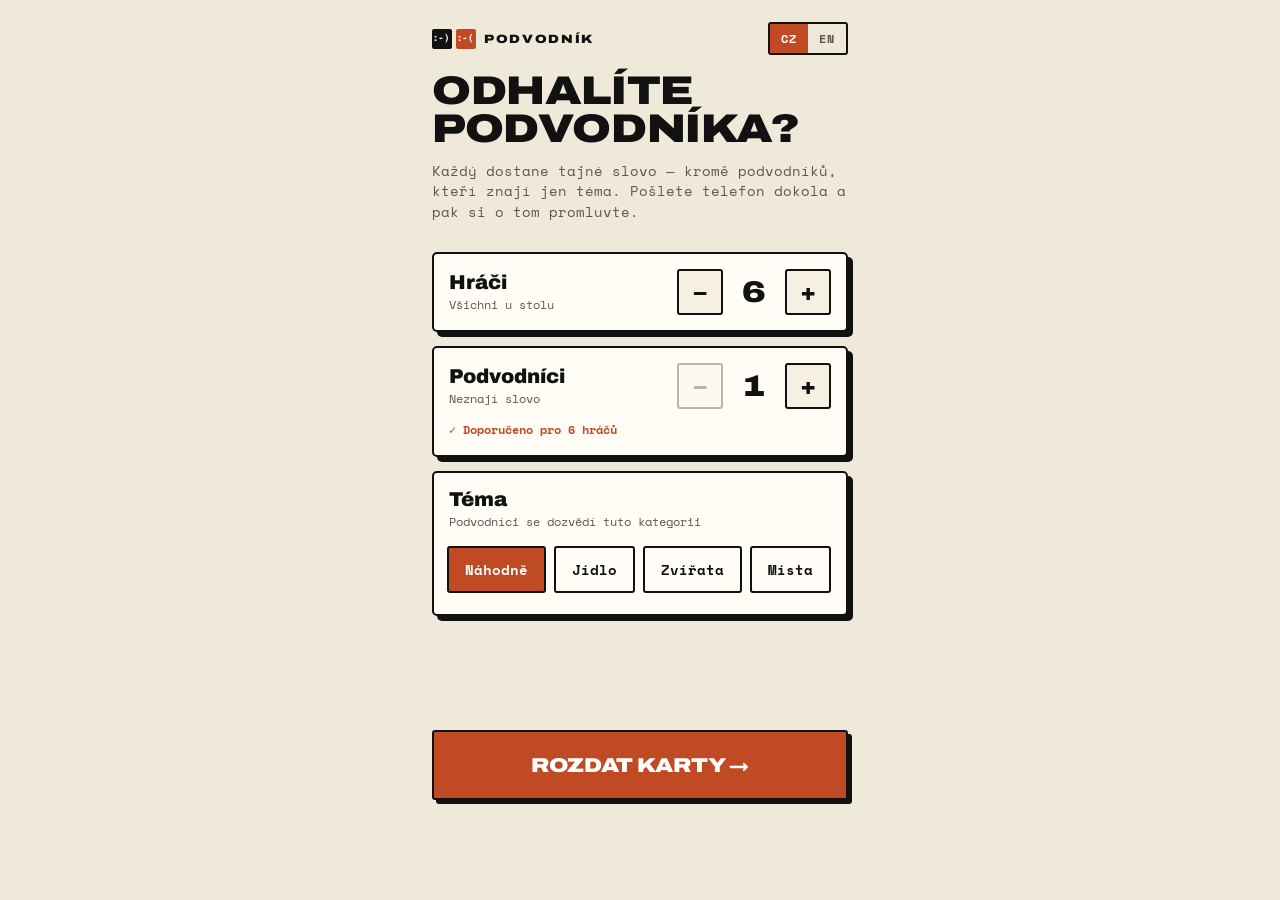
<file: podvodnik/index.html>
<!DOCTYPE html>
<html lang="en">
<head>
<meta charset="UTF-8">
<meta name="viewport" content="width=device-width, initial-scale=1.0, maximum-scale=1.0, user-scalable=no">
<title>Podvodník</title>
<link rel="preconnect" href="https://fonts.googleapis.com">
<link rel="preconnect" href="https://fonts.gstatic.com" crossorigin>
<link href="https://fonts.googleapis.com/css2?family=Archivo:wght@500;700;800;900&family=Space+Mono:wght@400;700&display=swap" rel="stylesheet">
<style>
/* ============ THEME TOKENS ============ */
:root{
  --bg:#efe9da;
  --surface:#fffdf6;
  --surface-2:#f6f0e2;
  --fg:#111111;
  --muted:#5c574b;
  --accent:#c04a24;
  --accent-soft:#f6e3d8;
  --on-accent:#ffffff;
  --danger:#c04a24;
  --border:#111111;
  --bw:2.5px;
  --radius:3px;
  --radius-lg:5px;
  --shadow:5px 5px 0 #111111;
  --card-shadow:7px 7px 0 #111111;
  --btn-shadow:4px 4px 0 #111111;
  --btn-border:#111111;
  --font-title:'Archivo', system-ui, sans-serif;
  --font-body:'Space Mono', monospace;
  --title-weight:900;
  --title-transform:uppercase;
  --title-spacing:-0.01em;
  --title-stretch:120%;
  --press:0px;
}

*{
  box-sizing:border-box;
  margin:0;
  padding:0;
  -webkit-tap-highlight-color:transparent;
}
html,body{
  height:100%;
  padding-bottom:20px;
}
body{
  font-family:var(--font-body);
  background:var(--bg);
  color:var(--fg);
  display:flex;
  flex-direction:column;
  min-height:100%;
  overflow-x:hidden;
}

#app{
  flex:1;
  display:flex;
  flex-direction:column;
  padding:22px 22px 40px;
  min-height:100%;
  width:100%;
  max-width:460px;
  margin:0 auto;
}

h1,h2,h3{
  font-family:var(--font-title);
  font-weight:var(--title-weight);
  text-transform:var(--title-transform);
  letter-spacing:var(--title-spacing);
  font-stretch:var(--title-stretch);
  line-height:1.02;
}

/* ============ SHARED ELEMENTS ============ */
.screen{
  flex:1;
  display:flex;
  flex-direction:column;
  animation:rise .42s cubic-bezier(.2,.7,.2,1) both;
}
@keyframes rise{
  from{transform:translateY(16px);}
  to{transform:none;}
}
@media (prefers-reduced-motion: reduce){
  .screen{animation:none;}
}

.topbar{
  display:flex;
  align-items:center;
  justify-content:space-between;
  margin-bottom:17px;
}
.wordmark{
  font-family:var(--font-title);
  font-weight:var(--title-weight);
  text-transform:uppercase;
  letter-spacing:.14em;
  font-size:12px;
  display:flex;
  align-items:center;
  gap:8px;
  font-stretch:var(--title-stretch);
  cursor:pointer;
  user-select:none;
  outline:none;
}
.wordmark-logo{
  width:44px;
  height:20px;
  flex:0 0 auto;
}
.wordmark:hover{
  opacity:.7;
}
.wordmark:focus-visible{
  text-decoration:underline;
  text-underline-offset:3px;
}
.chip-mini{
  font-family:var(--font-body);
  font-size:12px;
  font-weight:600;
  color:var(--muted);
  border:var(--bw) solid var(--border);
  border-radius:3px;
  padding:5px 11px;
  letter-spacing:.02em;
}
.lang-switch{
  display:flex;
  align-items:stretch;
  border:var(--bw) solid var(--border);
  border-radius:3px;
  overflow:hidden;
  flex:0 0 auto;
}
.lang-switch button{
  appearance:none;
  border:0;
  background:transparent;
  color:var(--muted);
  font-family:var(--font-body);
  font-size:12px;
  font-weight:700;
  letter-spacing:.08em;
  padding:6px 11px;
  cursor:pointer;
  transition:background .15s, color .15s;
}
.lang-switch button.on{
  background:var(--accent);
  color:var(--on-accent);
}

.btn{
  font-family:var(--font-title);
  font-size:20px;
  font-weight:var(--title-weight);
  text-transform:var(--title-transform);
  letter-spacing:var(--title-spacing);
  font-stretch:var(--title-stretch);
  width:100%;
  padding:18px 20px;
  border-radius:var(--radius);
  background:var(--accent);
  color:var(--on-accent);
  border:var(--bw) solid var(--btn-border);
  box-shadow:var(--btn-shadow);
  cursor:pointer;
  transition:transform .12s ease, box-shadow .12s ease, background .15s ease;
  display:flex;
  align-items:center;
  justify-content:center;
  gap:9px;
}
.btn:active{
  transform:translate(var(--press),var(--press));
  box-shadow:none;
}
.btn.ghost{
  background:transparent;
  color:var(--fg);
  box-shadow:none;
  border:var(--bw) solid var(--border);
}
.btn.lg{
  padding:22px;
}
.btn-row{
  display:flex;
  flex-direction:column;
  gap:12px;
  margin-top:auto;
  margin-bottom:20px;
}

.label{
  font-size:14px;
  font-weight:700;
  letter-spacing:.13em;
  text-transform:uppercase;
  color:var(--muted);
}

/* ============ SETUP ============ */
.hero{
  margin-bottom:30px;
}
.hero h1{
  font-size:40px;
  line-height:.94;
  margin-bottom:14px;
}
.hero p{
  color:var(--muted);
  font-size:14px;
  max-width:100%;
  line-height:1.45;
}

.field{
  background:var(--surface);
  border:var(--bw) solid var(--border);
  border-radius:var(--radius-lg);
  padding:15px 15px;
  box-shadow:var(--shadow);
  margin-bottom:14px;
}
.field .frow{
  display:flex;
  align-items:center;
  justify-content:space-between;
  gap:14px;
}
.field .fmeta{
  display:flex;
  flex-direction:column;
  gap:3px;
}
.field .fmeta .v{
  font-family:var(--font-title);
  font-size:20px;
  font-weight:var(--title-weight);
  text-transform:none;
  letter-spacing:0;
}
.field .fmeta .s{
  font-size:12px;
  color:var(--muted);
}

.stepper{
  display:flex;
  align-items:center;
  gap:6px;
}
.step-btn{
  width:46px;
  height:46px;
  border-radius:var(--radius);
  border:var(--bw) solid var(--border);
  background:var(--surface-2);
  color:var(--fg);
  font-size:30px;
  font-weight:600;
  cursor:pointer;
  display:flex;
  align-items:center;
  justify-content:center;
  transition:transform .1s, background .15s;
  font-family:var(--font-body);
}
.step-btn:active{
  transform:scale(.92);
}
.step-btn:disabled{
  opacity:.3;
  cursor:not-allowed;
}
.step-val{
  font-family:var(--font-title);
  font-size:30px;
  font-weight:var(--title-weight);
  min-width:50px;
  text-align:center;
  font-stretch:var(--title-stretch);
}

.rec-tag{
  display:inline-flex;
  align-items:center;
  gap:6px;
  margin-top:12px;
  font-size:12px;
  color:var(--accent);
  font-weight:600;
}
.rec-tag.muted{
  color:var(--muted);
}

.cats{
  display:flex;
  gap:8px;
  overflow-x:auto;
  padding:4px 0 6px;
  margin:0 -2px;
  scrollbar-width:none;
}
.cats::-webkit-scrollbar{
  display:none;
}
.cat{
  flex:0 0 auto;
  padding:11px 16px;
  border-radius:3px;
  border:var(--bw) solid var(--border);
  background:var(--surface);
  color:var(--fg);
  font-size:14px;
  font-weight:600;
  cursor:pointer;
  font-family:var(--font-body);
  white-space:nowrap;
  transition:all .15s;
}
.cat.on{
  background:var(--accent);
  color:var(--on-accent);
  border-color:var(--btn-border);
}
.field-heading{
  margin-bottom:12px;
}

/* ============ PASS / REVEAL ============ */
.center{
  flex:1;
  display:flex;
  flex-direction:column;
  align-items:center;
  justify-content:center;
  text-align:center;
  gap:8px;
}
.pass-num{
  font-family:var(--font-title);
  font-size:80px;
  font-weight:var(--title-weight);
  line-height:1;
  font-stretch:var(--title-stretch);
}
.pass-sub{
  color:var(--muted);
  font-size:14px;
  max-width:26ch;
  line-height:1.5;
  margin-top:4px;
}
.eye{
  width:78px;
  height:78px;
  border-radius:6px;
  border:var(--bw) solid var(--border);
  display:flex;
  align-items:center;
  justify-content:center;
  margin-bottom:18px;
  background:var(--surface);
  box-shadow:var(--shadow);
}
.eye svg{
  width:38px;
  height:38px;
  stroke:var(--accent);
  fill:none;
  stroke-width:2;
}

/* card */
.deal-stage{
  flex:1;
  min-height:0;
  display:flex;
  flex-direction:column;
  justify-content:center;
  gap:22px;
}
.card{
  display:flex;
  flex-direction:column;
  align-items:center;
  justify-content:center;
  text-align:center;
  gap:14px;
  min-height:380px;
  background:var(--surface);
  border:var(--bw) solid var(--border);
  border-radius:var(--radius-lg);
  padding:38px 26px;
  box-shadow:var(--card-shadow);
  transform-origin:center top;
  animation:flip .5s cubic-bezier(.2,.7,.2,1) both;
}
@keyframes flip{
  from{transform:perspective(900px) rotateX(-16deg) translateY(14px);}
  to{transform:none;}
}
@media (prefers-reduced-motion: reduce){
  .card{animation:none;}
}
.card .role{
  font-size:14px;
  font-weight:700;
  letter-spacing:.18em;
  text-transform:uppercase;
  color:var(--muted);
}
.card .topic{
  font-size:14px;
  color:var(--muted);
}
.card .topic b{
  color:var(--fg);
  font-weight:700;
}
.word{
  align-self:stretch;
  font-family:var(--font-title);
  font-size:40px;
  font-weight:var(--title-weight);
  line-height:1.02;
  text-transform:var(--title-transform);
  letter-spacing:var(--title-spacing);
  font-stretch:var(--title-stretch);
  text-wrap:balance;
  overflow-wrap:normal;
  word-break:normal;
}
.card .hint{
  font-size:14px;
  color:var(--muted);
  max-width:28ch;
  line-height:1.5;
}
.badge{
  display:inline-flex;
  align-items:center;
  gap:8px;
  padding:9px 16px;
  border-radius:4px;
  border:2.5px solid #111;
  font-family:var(--font-title);
  font-weight:var(--title-weight);
  text-transform:uppercase;
  letter-spacing:.1em;
  font-size:14px;
  font-stretch:var(--title-stretch);
}
.badge.crew{
  background:var(--accent-soft);
  color:var(--accent);
}
.badge.imp{
  background:var(--danger);
  color:#fff;
}
.imp-mark{
  font-family:var(--font-title);
  font-size:30px;
  font-weight:var(--title-weight);
  color:var(--danger);
  text-transform:uppercase;
  letter-spacing:.04em;
  font-stretch:var(--title-stretch);
}

.progress{
  display:flex;
  gap:5px;
  justify-content:center;
}
.pip{
  width:8px;
  height:8px;
  border-radius:2px;
  background:var(--border);
}
.pip.done{
  background:var(--accent);
}
.pip.now{
  background:var(--accent);
  transform:scale(1.5);
}

/* ============ PLAY ============ */
.play-intro{
  margin-bottom:20px;
}
.play-intro .label{
  margin-bottom:10px;
}
.clockwise{
  color:var(--muted);
  font-size:13px;
  margin-top:6px;
}
.play-card{
  background:var(--surface);
  border:var(--bw) solid var(--border);
  border-radius:var(--radius-lg);
  padding:26px 22px;
  box-shadow:var(--shadow);
  text-align:center;
  margin-bottom:14px;
}
.play-card .start-name{
  font-family:var(--font-title);
  font-size:40px;
  font-weight:var(--title-weight);
  margin-top:6px;
  font-stretch:var(--title-stretch);
  text-transform:var(--title-transform);
  letter-spacing:var(--title-spacing);
}
.rules{
  display:flex;
  flex-direction:column;
  gap:12px;
  margin:6px 0 4px;
}
.rule{
  display:flex;
  gap:13px;
  align-items:flex-start;
  text-align:left;
}
.rule .n{
  flex:0 0 auto;
  width:26px;
  height:26px;
  border-radius:3px;
  border:2px solid #111;
  background:var(--accent-soft);
  color:var(--accent);
  font-family:var(--font-title);
  font-weight:700;
  font-size:14px;
  display:flex;
  align-items:center;
  justify-content:center;
}
.rule p{
  font-size:14px;
  line-height:1.45;
  color:var(--fg);
  padding-top:3px;
}

/* ============ REVEAL RESULT ============ */
.result-word{
  text-align:center;
  margin:10px 0 4px;
}
.result-word .word,
.result-word .topic{
  margin-top:8px;
}
.imp-list{
  background:var(--surface);
  border:var(--bw) solid var(--border);
  border-radius:var(--radius-lg);
  padding:20px;
  box-shadow:var(--shadow);
  margin:18px 0;
  text-align:center;
}
.imp-list .who{
  display:flex;
  flex-wrap:wrap;
  gap:8px;
  justify-content:center;
  margin-top:12px;
}
.imp-list .who .p{
  background:rgb(192, 74, 36);
  color:#fff;
  font-family:var(--font-title);
  font-weight:var(--title-weight);
  padding:8px 16px;
  border-radius:4px;
  border:2.5px solid #111;
  font-size:14px;
  text-transform:uppercase;
  letter-spacing:.04em;
  font-stretch:var(--title-stretch);
  white-space:nowrap;
}
.spacer{
  flex:1;
}

/* ============ MODAL ============ */
.modal-backdrop{
  position:fixed;
  inset:0;
  z-index:50;
  display:flex;
  align-items:center;
  justify-content:center;
  padding:24px;
  background:rgba(20,18,14,.55);
  animation:fade .18s ease both;
}
@keyframes fade{
  from{opacity:0;}
  to{opacity:1;}
}
.modal{
  width:100%;
  max-width:380px;
  background:var(--surface);
  border:var(--bw) solid var(--border);
  border-radius:var(--radius-lg);
  box-shadow:var(--card-shadow);
  padding:28px 24px 24px;
  text-align:center;
  animation:rise .26s cubic-bezier(.2,.7,.2,1) both;
}
.modal h3{
  font-family:var(--font-title);
  font-size:40px;
  font-weight:var(--title-weight);
  text-transform:var(--title-transform);
  letter-spacing:var(--title-spacing);
  font-stretch:var(--title-stretch);
  margin-bottom:8px;
}
.modal p{
  color:var(--muted);
  font-size:14px;
  line-height:1.5;
  margin-bottom:20px;
}
.modal .btn-row{
  margin-top:4px;
}
</style>
</head>
<body>
<div id="app"></div>

<script>
/* ============ WORD BANK ============ */
// words.json: [ { lang, topics: [ { name, words } ] } ] — loaded before the first render (see bottom of script).
// Topics are parallel across languages, so a topic is identified by its index.
let topicsByLang = {};

/* ============ I18N ============ */
// Czech accusative form after "pro": 2–4 → "hráče", 5+ → "hráčů"
const czechPlayerNoun = count => (count>=5 ? 'hráčů' : 'hráče');
const translations = {
  cs: {
    heroTitle:'Odhalíte<br>podvodníka?',
    heroSub:'Každý dostane tajné slovo — kromě podvodníků, kteří znají jen téma. Pošlete telefon dokola a pak si o tom promluvte.',
    players:'Hráči', playersSub:'Všichni u stolu',
    impostors:'Podvodníci', impostorsSub:'Neznají slovo',
    rec:playerCount=>`✓ Doporučeno pro ${playerCount} ${czechPlayerNoun(playerCount)}`,
    sug:(recommendedCount,playerCount)=>`Návrh: ${recommendedCount} pro ${playerCount} ${czechPlayerNoun(playerCount)}`,
    topic:'Téma', topicSub:'Podvodníci se dozvědí tuto kategorii', randomTopic:'Náhodně',
    deal:'Rozdat karty →',
    cardOf:(cardNumber,totalCards)=>`Karta ${cardNumber} z ${totalCards}`,
    passTo:'Předejte telefon', player:playerNumber=>`Hráč ${playerNumber}`,
    passSub:'Ujistěte se, že na obrazovku nevidí nikdo jiný, a klepnutím odhalte svou tajnou roli.',
    tapReveal:'Klepnutím odhalit',
    impBadge:'Podvodník', impMark:'Jste podvodník',
    impTopic:category=>`Téma je <b>${category}</b>`,
    impHint:'Tajné slovo neznáte. Pozorně poslouchejte, dejte vágní nápovědu, která sedí k tématu, a nenechte se odhalit.',
    crewBadge:'Člen týmu', role:'Tajné slovo je',
    crewTopic:category=>`Téma je <b>${category}</b>`,
    crewHint:'Až budete na řadě, popište ho jediným slovem — dost jasně pro tým, ale tak, aby se prozradil podvodník.',
    startGame:'Všichni připraveni — začít', hidePass:'Skrýt a předat dál',
    roundInPlay:'Probíhá kolo', cardsDealt:'Karty rozdány',
    playTitle:'Čas na<br>debatu.',
    startsRound:'Začíná kolo', clockwise:'pak po směru hodinových ručiček →',
    rule1:'Až budete na řadě, řekněte <b>jedno slovo</b>, které popisuje tajné slovo. <span>Bez opakování.</span>',
    rule2:'Po jednom dvou kolech <b>diskutujte a hlasujte</b>, kdo to podle vás předstírá.',
    rule3:impostorCount=>`Níže odhalte slovo a ${impostorCount>1?'podvodníky':'podvodníka'}.`,
    revealBtn:'Odhalit řešení',
    revealChip:'Odhalení', secretWordWas:'Tajné slovo bylo',
    topicDot:category=>`Téma bylo <b>${category}</b>`,
    impWas:impostorCount=> impostorCount>1?'Podvodníci byli':'Podvodník byl',
    playAgain:'Hrát znovu · stejné nastavení', changeSetup:'Změnit nastavení',
    confirmTitle:'Opustit hru?', confirmBody:'Rozehraná hra se ztratí a začnete nové nastavení.', leave:'Opustit hru', stay:'Zůstat'
  },
  en: {
    heroTitle:"Who's the<br>impostor?",
    heroSub:'Everyone gets the secret word — except the impostors, who only know the topic. Pass the phone, then talk it out.',
    players:'Players', playersSub:'Everyone at the table',
    impostors:'Impostors', impostorsSub:"Don't know the word",
    rec:playerCount=>`✓ Recommended for ${playerCount} player${playerCount===1?'':'s'}`,
    sug:(recommendedCount,playerCount)=>`Suggested: ${recommendedCount} for ${playerCount} player${playerCount===1?'':'s'}`,
    topic:'Topic', topicSub:'Impostors are told this category', randomTopic:'Random',
    deal:'Deal cards →',
    cardOf:(cardNumber,totalCards)=>`Card ${cardNumber} of ${totalCards}`,
    passTo:'Pass the phone to', player:playerNumber=>`Player ${playerNumber}`,
    passSub:'Make sure nobody else can see the screen, then tap to reveal your secret role.',
    tapReveal:'Tap to reveal',
    impBadge:'Impostor', impMark:"You're the impostor",
    impTopic:category=>`The topic is <b>${category}</b>`,
    impHint:"You don't know the secret word. Listen closely, give a vague clue that fits the topic, and don't get caught.",
    crewBadge:'Crewmate', role:'The secret word is',
    crewTopic:category=>`Topic is <b>${category}</b>`,
    crewHint:'On your turn, describe it with a single word — clear enough for your team, subtle enough to expose the impostor.',
    startGame:"Everyone's ready — start", hidePass:'Hide & pass on',
    roundInPlay:'Round in play', cardsDealt:'Cards dealt',
    playTitle:'Time to<br>talk.',
    startsRound:'Starts the round', clockwise:'then go clockwise →',
    rule1:'On your turn, say <b>one word</b> describing the secret word. <span>No repeats.</span>',
    rule2:'After a lap or two, <b>discuss &amp; vote</b> on who you think is faking it.',
    rule3:impostorCount=>`Reveal below to see the word and the impostor${impostorCount>1?'s':''}.`,
    revealBtn:'Reveal the answer',
    revealChip:'Reveal', secretWordWas:'The secret word was',
    topicDot:category=>`Topic was <b>${category}</b>`,
    impWas:impostorCount=> impostorCount>1?'The impostors were':'The impostor was',
    playAgain:'Play again · same setup', changeSetup:'Change setup',
    confirmTitle:'Leave this game?', confirmBody:'Your current game will be lost and you’ll start a new setup.', leave:'Leave game', stay:'Stay'
  }
};
function localizedStrings(){ return translations[state.lang]; }

/* ============ STATE ============ */
const urlParams = new URLSearchParams(location.search);
let initialLanguage = localStorage.getItem('podvodnik_lang') || urlParams.get('lang') || 'cs';
if(initialLanguage!=='cs' && initialLanguage!=='en') initialLanguage='cs';
document.documentElement.setAttribute('lang', initialLanguage);

let state = {
  lang: initialLanguage,
  screen:'setup',
  players:6,
  impostors:1,
  impostorsTouched:false,
  category:'random',
  confirm:false,
  // round data
  word:'', categoryLabel:'', impostorSet:new Set(), startPlayer:1,
  dealIndex:0, peeking:false
};

const MIN_PLAYERS = 3;
const MAX_PLAYERS = 12;
function recommendedImpostors(playerCount){ return Math.min(Math.max(Math.round(playerCount/5),1), playerCount-2); }
function maxImpostors(playerCount){ return Math.max(1, playerCount-2); }

/* ============ ROUND SETUP ============ */
function deal(){
  const topics = topicsByLang[state.lang];
  const topicIndex = state.category === 'random' ? randomInt(topics.length) : +state.category;
  const topic = topics[topicIndex];
  state.categoryLabel = topic.name;
  state.word = topic.words[randomInt(topic.words.length)];
  // pick impostor indices (1-based player numbers)
  const playerNumbers = Array.from({length:state.players}, (_,index)=>index+1);
  shuffle(playerNumbers);
  state.impostorSet = new Set(playerNumbers.slice(0, state.impostors));
  state.startPlayer = randomInt(state.players)+1;
  state.dealIndex = 0; state.peeking = false;
  state.screen = 'deal';
  render();
}
function randomInt(maxExclusive){ return Math.floor(Math.random()*maxExclusive); }
function shuffle(array){ for(let index=array.length-1;index>0;index--){const swapIndex=randomInt(index+1); [array[index],array[swapIndex]]=[array[swapIndex],array[index]];} }

/* ============ VIEWS ============ */
function topbar(rightHtml){
  return `<div class="topbar">
    <div class="wordmark" data-action="wordmark" role="button" tabindex="0" title="Podvodník"><svg class="wordmark-logo" viewBox="0 0 44 20" width="44" height="20"><rect x="0" y="0" width="20" height="20" fill="#111111" rx="2"/><text x="10" y="9" font-size="9.6" font-weight="bold" fill="white" text-anchor="middle" dominant-baseline="central">:-)</text><rect x="24" y="0" width="20" height="20" fill="#c04a24" rx="2"/><text x="34" y="9" font-size="9.6" font-weight="bold" fill="white" text-anchor="middle" dominant-baseline="central">:-(</text></svg> Podvodník</div>
    ${rightHtml||''}
  </div>`;
}
function modalHtml(){
  const text = localizedStrings();
  return `<div class="modal-backdrop" data-action="leave-no">
    <div class="modal">
      <h3>${text.confirmTitle}</h3>
      <p>${text.confirmBody}</p>
      <div class="btn-row">
        <button class="btn" data-action="leave-yes">${text.leave}</button>
        <button class="btn ghost" data-action="leave-no">${text.stay}</button>
      </div>
    </div>
  </div>`;
}
function chip(content){ return `<div class="chip-mini">${content}</div>`; }
function langSwitch(){
  return `<div class="lang-switch" role="group" aria-label="Language">
    <button data-action="lang" data-lang="cs" class="${state.lang==='cs'?'on':''}">CZ</button>
    <button data-action="lang" data-lang="en" class="${state.lang==='en'?'on':''}">EN</button>
  </div>`;
}

function viewSetup(){
  const text = localizedStrings();
  const recommendedImpostorCount = recommendedImpostors(state.players);
  const isRecommended = state.impostors === recommendedImpostorCount;
  const topicChoices = [['random', text.randomTopic], ...topicsByLang[state.lang].map((topic,index)=>[String(index), topic.name])];
  const categoryButtons = topicChoices.map(([value,label])=>`<button class="cat ${state.category===value?'on':''}" data-action="cat" data-cat="${value}">${label}</button>`).join('');
  return `
  ${topbar(langSwitch())}
  <div class="screen">
    <div class="hero">
      <h1>${text.heroTitle}</h1>
      <p>${text.heroSub}</p>
    </div>

    <div class="field">
      <div class="frow">
        <div class="fmeta"><span class="v">${text.players}</span><span class="s">${text.playersSub}</span></div>
        <div class="stepper">
          <button class="step-btn" data-action="players" data-delta="-1" ${state.players<=MIN_PLAYERS?'disabled':''}>−</button>
          <span class="step-val">${state.players}</span>
          <button class="step-btn" data-action="players" data-delta="1" ${state.players>=MAX_PLAYERS?'disabled':''}>+</button>
        </div>
      </div>
    </div>

    <div class="field">
      <div class="frow">
        <div class="fmeta"><span class="v">${text.impostors}</span><span class="s">${text.impostorsSub}</span></div>
        <div class="stepper">
          <button class="step-btn" data-action="imp" data-delta="-1" ${state.impostors<=1?'disabled':''}>−</button>
          <span class="step-val">${state.impostors}</span>
          <button class="step-btn" data-action="imp" data-delta="1" ${state.impostors>=maxImpostors(state.players)?'disabled':''}>+</button>
        </div>
      </div>
      ${isRecommended
        ? `<div class="rec-tag"><span>${text.rec(state.players)}</span></div>`
        : `<div class="rec-tag muted"><span>${text.sug(recommendedImpostorCount, state.players)}</span></div>`}
    </div>

    <div class="field">
      <div class="fmeta field-heading"><span class="v">${text.topic}</span><span class="s">${text.topicSub}</span></div>
      <div class="cats">${categoryButtons}</div>
    </div>

    <div class="btn-row">
      <button class="btn lg" data-action="start">${text.deal}</button>
    </div>
  </div>`;
}

function viewDeal(){
  const text = localizedStrings();
  const playerNumber = state.dealIndex + 1;
  if(!state.peeking){
    return `
    ${topbar(chip(text.cardOf(playerNumber, state.players)))}
    <div class="screen">
      <div class="center">
        <div class="eye">
          <svg viewBox="0 0 24 24"><path d="M2 12s3.5-7 10-7 10 7 10 7-3.5 7-10 7-10-7-10-7Z"/><circle cx="12" cy="12" r="3"/></svg>
        </div>
        <div class="label">${text.passTo}</div>
        <div class="pass-num">${text.player(playerNumber)}</div>
        <div class="pass-sub">${text.passSub}</div>
      </div>
      <div class="btn-row">
        <button class="btn lg" data-action="reveal">${text.tapReveal}</button>
      </div>
    </div>`;
  }
  const isImpostor = state.impostorSet.has(playerNumber);
  let cardContent;
  if(isImpostor){
    cardContent = `
      <span class="badge imp">${text.impBadge}</span>
      <div class="imp-mark">${text.impMark}</div>
      <div class="topic">${text.impTopic(state.categoryLabel)}</div>
      <p class="hint">${text.impHint}</p>`;
  } else {
    cardContent = `
      <span class="badge crew">${text.crewBadge}</span>
      <div class="role">${text.role}</div>
      <div class="word">${state.word}</div>
      <div class="topic">${text.crewTopic(state.categoryLabel)}</div>
      <p class="hint">${text.crewHint}</p>`;
  }
  const progressPips = Array.from({length:state.players}, (_,index)=>{
    const pipClass = index < state.dealIndex ? 'done' : (index===state.dealIndex ? 'now' : '');
    return `<span class="pip ${pipClass}"></span>`;
  }).join('');
  const isLastPlayer = state.dealIndex === state.players - 1;
  return `
  ${topbar(chip(text.cardOf(playerNumber, state.players)))}
  <div class="screen">
    <div class="deal-stage">
      <div class="card">${cardContent}</div>
      <div class="progress">${progressPips}</div>
    </div>
    <div class="btn-row">
      <button class="btn lg" data-action="next">${isLastPlayer ? text.startGame : text.hidePass}</button>
    </div>
  </div>`;
}

function viewPlay(){
  const text = localizedStrings();
  return `
  ${topbar(chip(text.roundInPlay))}
  <div class="screen">
    <div class="hero play-intro">
      <div class="label">${text.cardsDealt}</div>
      <h1>${text.playTitle}</h1>
    </div>
    <div class="play-card">
      <div class="label">${text.startsRound}</div>
      <div class="start-name">${text.player(state.startPlayer)}</div>
      <div class="clockwise">${text.clockwise}</div>
    </div>
    <div class="rules">
      <div class="rule"><div class="n">1</div><p>${text.rule1}</p></div>
      <div class="rule"><div class="n">2</div><p>${text.rule2}</p></div>
      <div class="rule"><div class="n">3</div><p>${text.rule3(state.impostors)}</p></div>
    </div>
    <div class="btn-row">
      <button class="btn lg" data-action="result">${text.revealBtn}</button>
    </div>
  </div>`;
}

function viewResult(){
  const text = localizedStrings();
  const impostorTags = [...state.impostorSet].sort((first,second)=>first-second).map(playerNumber=>`<span class="p">${text.player(playerNumber)}</span>`).join('');
  return `
  ${topbar(chip(text.revealChip))}
  <div class="screen">
    <div class="spacer"></div>
    <div class="result-word">
      <div class="label">${text.secretWordWas}</div>
      <div class="word">${state.word}</div>
      <div class="topic">${text.topicDot(state.categoryLabel)}</div>
    </div>
    <div class="imp-list">
      <div class="label">${text.impWas(state.impostorSet.size)}</div>
      <div class="who">${impostorTags}</div>
    </div>
    <div class="spacer"></div>
    <div class="btn-row">
      <button class="btn lg" data-action="again">${text.playAgain}</button>
      <button class="btn ghost" data-action="home">${text.changeSetup}</button>
    </div>
  </div>`;
}

function fitWord(){
  document.querySelectorAll('#app .word').forEach(wordElement=>{
    let fontSize = parseFloat(getComputedStyle(wordElement).fontSize);
    let guardCounter = 0;
    while(wordElement.scrollWidth > wordElement.clientWidth + 0.5 && fontSize > 18 && guardCounter < 80){
      fontSize -= 1; wordElement.style.fontSize = fontSize + 'px'; guardCounter++;
    }
  });
}

function render(){
  const appRoot = document.getElementById('app');
  const view = {setup:viewSetup, deal:viewDeal, play:viewPlay, result:viewResult}[state.screen];
  appRoot.innerHTML = view() + (state.confirm ? modalHtml() : '');
  appRoot.scrollTop = 0;
  fitWord();
}

/* ============ EVENTS ============ */
document.getElementById('app').addEventListener('click', event=>{
  const actionElement = event.target.closest('[data-action]');
  if(!actionElement) return;
  const action = actionElement.dataset.action;
  // ignore clicks inside the modal body that bubble to the backdrop
  if(action==='leave-no' && actionElement.classList.contains('modal-backdrop') && event.target!==actionElement) return;
  if(action==='lang'){ state.lang = actionElement.dataset.lang; localStorage.setItem('podvodnik_lang', state.lang); document.documentElement.setAttribute('lang', state.lang); }
  else if(action==='wordmark'){ if(state.screen!=='setup'){ state.confirm = true; } }
  else if(action==='leave-yes'){ state.confirm = false; state.screen = 'setup'; }
  else if(action==='leave-no'){ state.confirm = false; }
  else if(action==='players'){
    const delta = +actionElement.dataset.delta;
    state.players = Math.min(MAX_PLAYERS, Math.max(MIN_PLAYERS, state.players + delta));
    if(!state.impostorsTouched) state.impostors = recommendedImpostors(state.players);
    state.impostors = Math.min(state.impostors, maxImpostors(state.players));
  }
  else if(action==='imp'){ state.impostorsTouched=true; state.impostors = Math.min(maxImpostors(state.players), Math.max(1, state.impostors + (+actionElement.dataset.delta))); }
  else if(action==='cat'){ state.category = actionElement.dataset.cat; }
  else if(action==='start'){ deal(); return; }
  else if(action==='reveal'){ state.peeking=true; }
  else if(action==='next'){
    if(state.dealIndex === state.players-1){ state.screen='play'; }
    else { state.dealIndex++; state.peeking=false; }
  }
  else if(action==='result'){ state.screen='result'; }
  else if(action==='again'){ deal(); return; }
  else if(action==='home'){ state.screen='setup'; }
  render();
});

/* ============ BOOTSTRAP ============ */
// Load the word bank, then render the first screen.
fetch('words.json')
  .then(response=>{ if(!response.ok) throw new Error(`words.json ${response.status}`); return response.json(); })
  .then(data=>{
    topicsByLang = Object.fromEntries(data.map(entry=>[entry.lang, entry.topics]));
    render();
  })
  .catch(error=>{
    document.getElementById('app').innerHTML = `<p style="padding:40px;color:var(--danger)">Failed to load word bank: ${error.message}</p>`;
  });
</script>
</body>
</html>
</file>
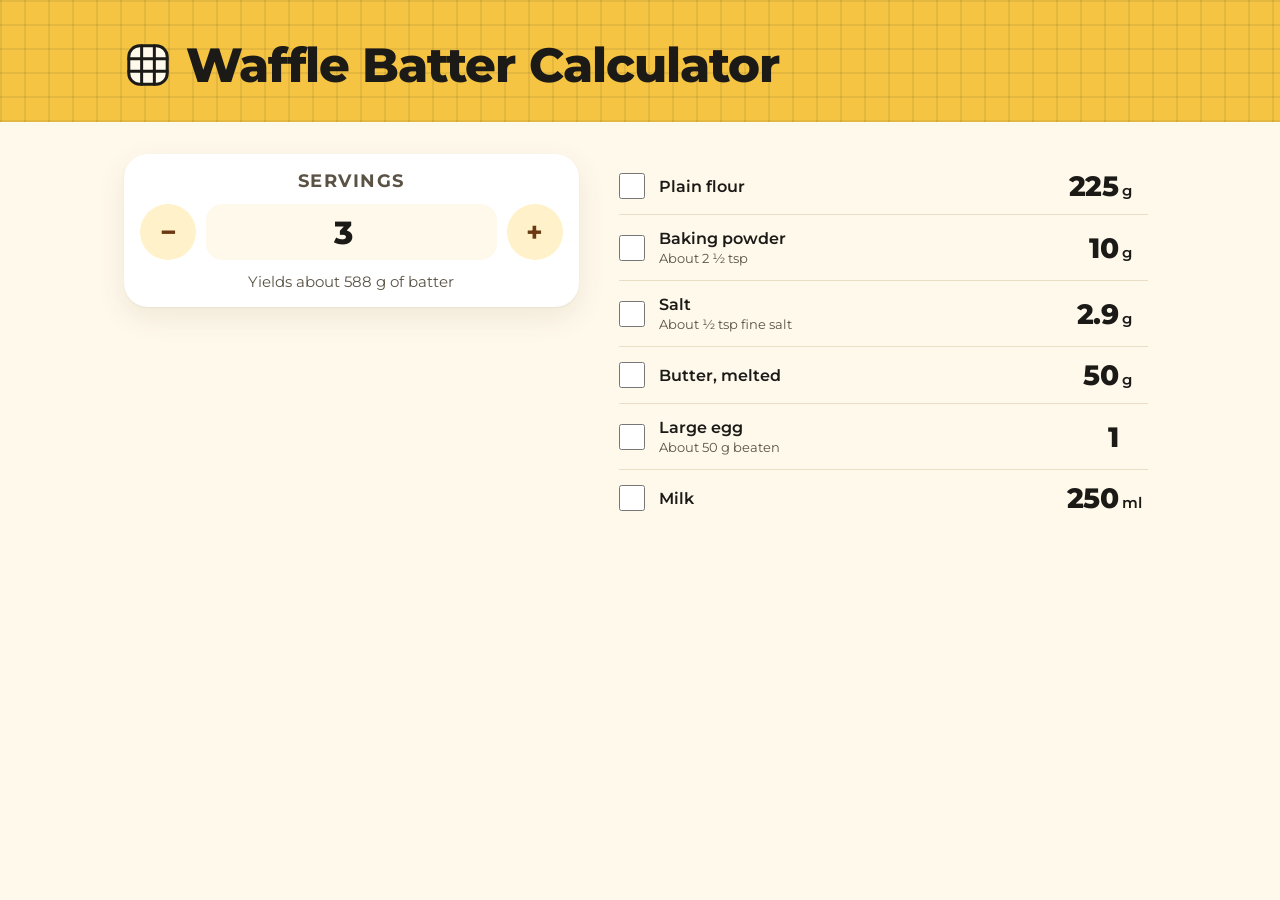
<file: waffles/index.html>
<!doctype html>
<html lang="en">
<head>
<meta charset="utf-8">
<meta name="viewport" content="width=device-width, initial-scale=1, viewport-fit=cover">
<meta name="theme-color" content="#F5C443">
<title>Waffle Batter Calculator</title>
<link rel="preconnect" href="https://fonts.googleapis.com">
<link rel="preconnect" href="https://fonts.gstatic.com" crossorigin>
<link href="https://fonts.googleapis.com/css2?family=Montserrat:wght@400;500;600;700;800&display=swap" rel="stylesheet">
<style>
  :root {
    --accent: #F5C443;        /* header yellow */
    --page: #FFF9EC;          /* cream page background */
    --card: #FFFFFF;
    --ink: #1B1A17;           /* main text */
    --muted: #5A5345;         /* secondary text */
    --done: #6E675B;          /* ticked-off rows */
    --brown: #6B3A12;         /* button symbols, checkboxes */
    --btn: #FFF1C9;           /* − / + button fill */
    --btn-hover: #FCE6A6;
    --rule: #EADFC6;          /* lines between ingredients */
    --focus: #2457C5;
    --shadow: 0 1px 2px rgba(80, 55, 15, .06), 0 10px 30px rgba(80, 55, 15, .09);
  }

  * { box-sizing: border-box; }

  body {
    margin: 0;
    min-height: 100vh;
    background: var(--page);
    color: var(--ink);
    font-family: 'Montserrat', system-ui, sans-serif;
    -webkit-text-size-adjust: 100%;
  }

  /* Header with waffle-grid texture */
  .header {
    background-color: var(--accent);
    background-image:
      linear-gradient(rgba(27, 26, 23, .08) 2px, transparent 2px),
      linear-gradient(90deg, rgba(27, 26, 23, .08) 2px, transparent 2px);
    background-size: 24px 24px;
  }
  .header-inner {
    max-width: 520px;
    margin: 0 auto;
    padding: 24px 16px 20px;
    display: flex;
    align-items: center;
    gap: 14px;
  }
  .header svg { flex: none; }
  h1 {
    margin: 0;
    font-weight: 800;
    font-size: clamp(26px, 7.4vw, 48px);
    line-height: 1.05;
    letter-spacing: -0.02em;
  }

  /* Layout: one column on phones, two columns on wide screens */
  main {
    max-width: 520px;
    margin: 0 auto;
    padding: 20px 16px 40px;
    display: flex;
    flex-direction: column;
    gap: 16px;
  }
  @media (min-width: 900px) {
    .header-inner { max-width: 1080px; padding: 40px 24px 32px; }
    main {
      max-width: 1080px;
      padding: 32px 24px 64px;
      display: grid;
      grid-template-columns: minmax(0, 5fr) minmax(0, 6fr);
      gap: 32px;
      align-items: start;
    }
  }

  /* Servings card */
  .card {
    background: var(--card);
    border-radius: 24px;
    box-shadow: var(--shadow);
    padding: 16px;
    display: flex;
    flex-direction: column;
    gap: 12px;
  }
  .servings-label {
    font-weight: 700;
    font-size: 18px;
    letter-spacing: 0.08em;
    text-transform: uppercase;
    color: var(--muted);
    text-align: center;
  }
  .stepper { display: flex; align-items: center; gap: 10px; }
  .round {
    font: inherit;
    font-size: 28px;
    font-weight: 700;
    width: 56px;
    height: 56px;
    flex: none;
    border: none;
    border-radius: 50%;
    background: var(--btn);
    color: var(--brown);
    cursor: pointer;
    display: flex;
    align-items: center;
    justify-content: center;
    padding: 0;
    -webkit-tap-highlight-color: transparent;
  }
  .round:hover { background: var(--btn-hover); }
  .round:active { transform: scale(.96); }
  .servings-input {
    font: inherit;
    font-weight: 800;
    font-size: 32px;
    color: var(--ink);
    width: 100%;
    min-width: 0;
    height: 56px;
    padding: 0 12px;
    border: none;
    border-radius: 16px;
    background: var(--page);
    text-align: center;
  }
  .total { font-size: 15px; color: var(--muted); text-align: center; }

  /* Ingredient list (open, no card) */
  .list { padding: 4px 8px; display: flex; flex-direction: column; }
  .row {
    display: flex;
    align-items: center;
    gap: 14px;
    padding: 14px 0;
    min-height: 48px;
    border-top: 1px solid var(--rule);
    cursor: pointer;
  }
  .row:first-child { border-top: none; }
  .row input {
    width: 26px;
    height: 26px;
    accent-color: var(--brown);
    flex: none;
    margin: 0;
  }
  .text { flex: 1; min-width: 0; display: flex; flex-direction: column; gap: 2px; }
  .name { font-weight: 600; font-size: 16px; }
  .sub { font-size: 13px; color: var(--muted); }
  .amt { display: flex; align-items: baseline; gap: 4px; white-space: nowrap; }
  .num { font-weight: 800; font-size: 28px; line-height: 1; letter-spacing: -0.02em; }
  .unit { font-weight: 600; font-size: 15px; min-width: 26px; }
  .row:has(input:checked) .name,
  .row:has(input:checked) .amt { text-decoration: line-through; color: var(--done); }

  .round:focus-visible,
  .servings-input:focus-visible,
  .row input:focus-visible { outline: 3px solid var(--focus); outline-offset: 2px; }
</style>
</head>
<body>

<header class="header">
  <div class="header-inner">
    <svg aria-hidden="true" width="48" height="48" viewBox="0 0 40 40" fill="#FFF9EC" stroke="#1B1A17" stroke-width="2.5" stroke-linecap="round">
      <rect x="4" y="4" width="32" height="32" rx="9"/>
      <path d="M14.7 4v32M25.3 4v32M4 14.7h32M4 25.3h32"/>
    </svg>
    <h1>Waffle Batter Calculator</h1>
  </div>
</header>

<main>
  <section class="card" aria-labelledby="servings-label">
    <label id="servings-label" class="servings-label" for="servings">Servings</label>
    <div class="stepper">
      <button type="button" class="round" id="minus" aria-label="One serving fewer">−</button>
      <input id="servings" class="servings-input" type="number" inputmode="numeric" min="1" step="1" value="3">
      <button type="button" class="round" id="plus" aria-label="One serving more">+</button>
    </div>
    <span class="total" id="total" aria-live="polite"></span>
  </section>

  <section class="list" id="list" aria-label="Ingredients" aria-live="polite"></section>
</main>

<script>
  // ── Recipe: the base recipe makes 3 servings ──────────────────────────
  const RECIPE = {
    serves: 3,
    flour: 225,          // g plain flour
    bakingPowder: 10,    // g
    saltPer100gFlour: 1.3, // g salt per 100 g flour
    butter: 50,          // g, melted
    eggs: 1,             // large
    milk: 250,           // ml
  };
  const EGG_GRAMS = 50;        // a large egg out of the shell, approx.
  const BP_GRAMS_PER_TSP = 4;  // baking powder, approx.
  const SALT_GRAMS_PER_TSP = 6; // fine salt, approx.
  const MAX_SERVINGS = 600;

  // ── Formatting helpers ───────────────────────────────────────────────
  const fmt = (n, dp = 0) => {
    const m = 10 ** dp;
    return (Math.round(n * m) / m).toLocaleString('en-GB', { maximumFractionDigits: dp });
  };
  const quarter = (x) => {
    const q = Math.round(x * 4) / 4;
    if (q <= 0) return '<¼';
    const whole = Math.floor(q);
    const frac = { 0: '', 0.25: '¼', 0.5: '½', 0.75: '¾' }[q - whole];
    return (whole ? String(whole) : '') + frac;
  };
  const tsp = (t) => {
    const q = Math.round(t * 8) / 8;
    if (q <= 0) return 'a pinch';
    const whole = Math.floor(q);
    const eighths = Math.round((q - whole) * 8);
    const map = ['', '⅛', '¼', '⅜', '½', '⅝', '¾', '⅞'];
    return (whole ? whole + (eighths ? ' ' : '') : '') + map[eighths];
  };

  // ── State & rendering ────────────────────────────────────────────────
  const input = document.getElementById('servings');
  const list = document.getElementById('list');
  const total = document.getElementById('total');
  const checked = new Set();

  function readServings() {
    const v = parseFloat(input.value);
    return Number.isFinite(v) && v > 0 ? Math.min(v, MAX_SERVINGS) : null;
  }

  function render() {
    const servings = readServings();
    const ok = servings !== null;
    const f = (ok ? servings : RECIPE.serves) / RECIPE.serves;
    const dash = '—';

    const flour = RECIPE.flour * f;
    const bp = RECIPE.bakingPowder * f;
    const salt = flour * RECIPE.saltPer100gFlour / 100;
    const butter = RECIPE.butter * f;
    const eggs = RECIPE.eggs * f;
    const milk = RECIPE.milk * f;

    const rows = [
      { id: 'flour',  name: 'Plain flour',    amount: ok ? fmt(flour) : dash, unit: 'g' },
      { id: 'bp',     name: 'Baking powder',  amount: ok ? fmt(bp, 1) : dash, unit: 'g',
        sub: ok && `About ${tsp(bp / BP_GRAMS_PER_TSP)} tsp` },
      { id: 'salt',   name: 'Salt',           amount: ok ? fmt(salt, 1) : dash, unit: 'g',
        sub: ok && `About ${tsp(salt / SALT_GRAMS_PER_TSP)} tsp fine salt` },
      { id: 'butter', name: 'Butter, melted', amount: ok ? fmt(butter) : dash, unit: 'g' },
      { id: 'egg',    name: Math.round(eggs * 4) / 4 <= 1 ? 'Large egg' : 'Large eggs',
        amount: ok ? quarter(eggs) : dash, unit: '',
        sub: ok && `About ${fmt(EGG_GRAMS * eggs)} g beaten` },
      { id: 'milk',   name: 'Milk',           amount: ok ? fmt(milk) : dash, unit: 'ml' },
    ];

    list.innerHTML = '';
    for (const r of rows) {
      const label = document.createElement('label');
      label.className = 'row';
      label.htmlFor = `ing-${r.id}`;
      label.innerHTML = `
        <input type="checkbox" id="ing-${r.id}" ${checked.has(r.id) ? 'checked' : ''}>
        <span class="text">
          <span class="name"></span>
          ${r.sub ? '<span class="sub"></span>' : ''}
        </span>
        <span class="amt"><span class="num"></span><span class="unit"></span></span>`;
      label.querySelector('.name').textContent = r.name;
      if (r.sub) label.querySelector('.sub').textContent = r.sub;
      label.querySelector('.num').textContent = r.amount;
      label.querySelector('.unit').textContent = r.unit;
      label.querySelector('input').addEventListener('change', (e) => {
        e.target.checked ? checked.add(r.id) : checked.delete(r.id);
      });
      list.appendChild(label);
    }

    const grams = flour + bp + salt + butter + EGG_GRAMS * eggs + milk;
    total.textContent = ok ? `Yields about ${fmt(grams)} g of batter` : 'Enter at least 1 serving';
  }

  function step(delta) {
    const current = readServings() ?? RECIPE.serves;
    input.value = Math.max(1, Math.round(current) + delta);
    render();
  }

  document.getElementById('minus').addEventListener('click', () => step(-1));
  document.getElementById('plus').addEventListener('click', () => step(1));
  input.addEventListener('input', render);

  render();
</script>
</body>
</html>
</file>
